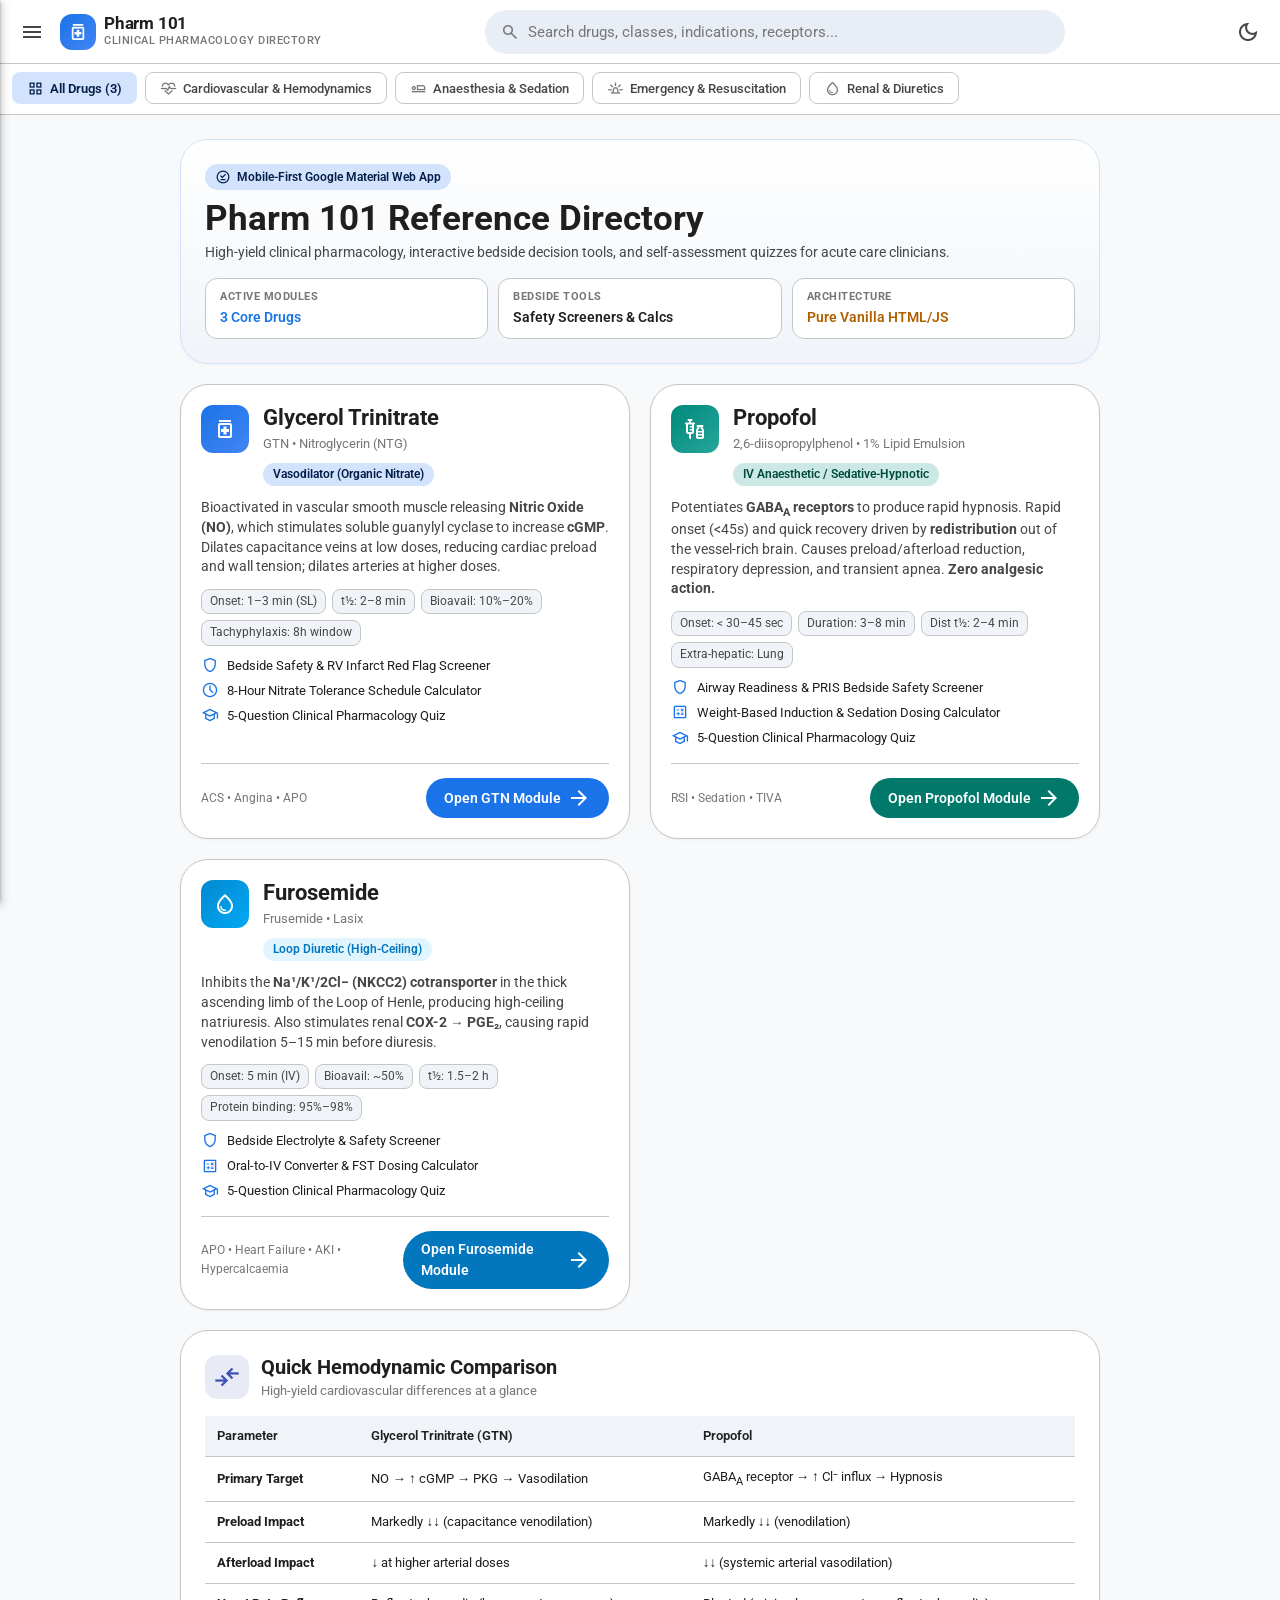
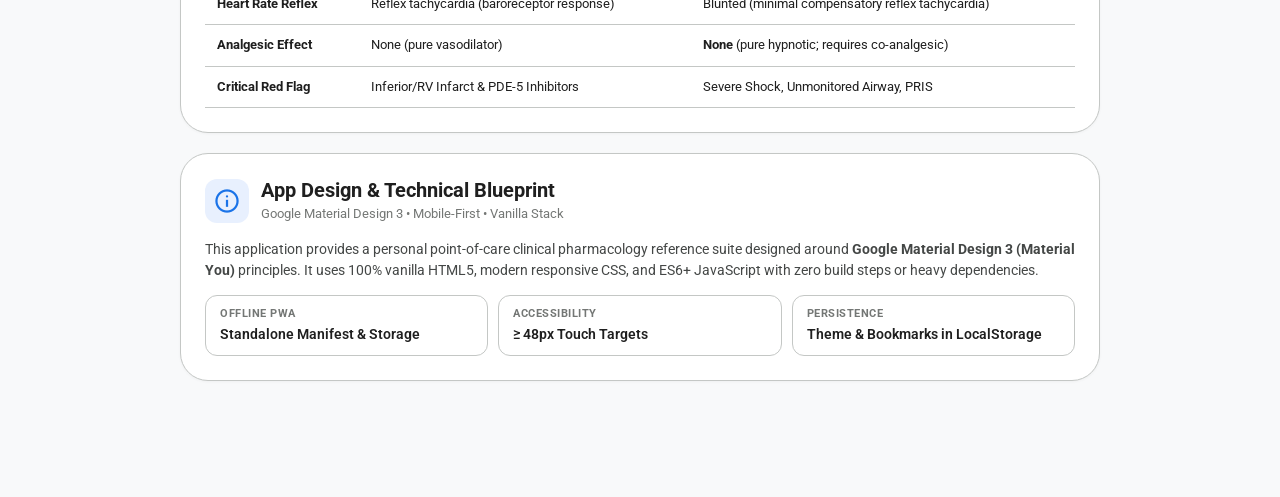
<file: index.html>
<!DOCTYPE html>
<html lang="en">
<head>
  <meta charset="UTF-8">
  <meta name="viewport" content="width=device-width, initial-scale=1.0, viewport-fit=cover">
  <meta name="description" content="Pharm 101: Clinical Pharmacology & Bedside Decision Reference Guide. Mobile-first Google Material Design web app directory.">
  <meta name="theme-color" content="#1a73e8" id="meta-theme-color">
  <meta name="apple-mobile-web-app-capable" content="yes">
  <meta name="apple-mobile-web-app-status-bar-style" content="default">
  <title>Pharm 101 | Clinical Pharmacology Reference Directory</title>

  <!-- Google Fonts: Roboto & Material Symbols -->
  <link rel="preconnect" href="https://fonts.googleapis.com">
  <link rel="preconnect" href="https://fonts.gstatic.com" crossorigin>
  <link href="https://fonts.googleapis.com/css2?family=Google+Sans:wght@400;500;700&family=Roboto:ital,wght@0,300;0,400;0,500;0,700;1,400&family=Roboto+Mono:wght@400;500&display=swap" rel="stylesheet">
  <link href="https://fonts.googleapis.com/css2?family=Material+Symbols+Outlined:opsz,wght,FILL,GRAD@20..48,100..700,0..1,-50..200" rel="stylesheet">

  <link rel="stylesheet" href="style.css">
  <link rel="manifest" href="manifest.json">
  <link rel="icon" type="image/svg+xml" href="favicon.svg">
</head>
<body class="light-theme" data-page="landing">
  <!-- Google App Header -->
  <header class="md3-app-bar" id="topAppBar">
    <div class="app-bar-start">
      <button class="md3-icon-button" id="menuButton" aria-label="Menu Navigation" title="Menu">
        <span class="material-symbols-outlined">menu</span>
      </button>
      <div class="app-brand">
        <div class="brand-icon">
          <span class="material-symbols-outlined brand-glyph">medication</span>
        </div>
        <div class="brand-text">
          <span class="brand-title">Pharm 101</span>
          <span class="brand-subtitle">Clinical Pharmacology Directory</span>
        </div>
      </div>
    </div>

    <!-- Google Pill Search Bar -->
    <div class="app-search-wrapper" id="searchWrapper">
      <div class="search-box">
        <span class="material-symbols-outlined search-icon">search</span>
        <input type="search" id="catalogSearchInput" placeholder="Search drugs, classes, indications, receptors..." aria-label="Search drug catalog" autocomplete="off">
        <button class="search-clear-btn" id="catalogSearchClearBtn" aria-label="Clear search" style="display: none;">
          <span class="material-symbols-outlined">close</span>
        </button>
      </div>
    </div>

    <div class="app-bar-end">
      <button class="md3-icon-button" id="themeToggleBtn" aria-label="Toggle dark mode" title="Toggle theme">
        <span class="material-symbols-outlined" id="themeIcon">dark_mode</span>
      </button>
    </div>
  </header>

  <!-- Filter Chips Bar -->
  <nav class="md3-chip-bar" id="chipBar" aria-label="Drug classification filters">
    <div class="chip-scroller">
      <button class="md3-chip active" data-catalog-filter="all">
        <span class="material-symbols-outlined chip-icon">grid_view</span>
        <span class="chip-label">All Drugs (3)</span>
      </button>
      <button class="md3-chip" data-catalog-filter="cardiovascular">
        <span class="material-symbols-outlined chip-icon">cardiology</span>
        <span class="chip-label">Cardiovascular & Hemodynamics</span>
      </button>
      <button class="md3-chip" data-catalog-filter="anaesthesia">
        <span class="material-symbols-outlined chip-icon">airline_seat_flat</span>
        <span class="chip-label">Anaesthesia & Sedation</span>
      </button>
      <button class="md3-chip" data-catalog-filter="emergency">
        <span class="material-symbols-outlined chip-icon">e911_emergency</span>
        <span class="chip-label">Emergency & Resuscitation</span>
      </button>
      <button class="md3-chip" data-catalog-filter="renal">
        <span class="material-symbols-outlined chip-icon">water_drop</span>
        <span class="chip-label">Renal &amp; Diuretics</span>
      </button>
    </div>
  </nav>

  <!-- Side Navigation Drawer -->
  <aside class="md3-nav-drawer" id="navDrawer" aria-hidden="true">
    <div class="drawer-header">
      <div class="drawer-header-brand">
        <span class="material-symbols-outlined brand-glyph">medication</span>
        <div>
          <h3>Pharm 101</h3>
          <p>Clinical Pharmacology</p>
        </div>
      </div>
      <button class="md3-icon-button" id="closeDrawerBtn" aria-label="Close navigation drawer">
        <span class="material-symbols-outlined">close</span>
      </button>
    </div>
    <div class="drawer-content">
      <div class="drawer-section-title">DRUG DIRECTORY</div>
      <a href="index.html" class="drawer-item active">
        <span class="material-symbols-outlined">grid_view</span>
        <span>Drug Directory</span>
      </a>
      <a href="gtn.html" class="drawer-item">
        <span class="material-symbols-outlined">medication</span>
        <span>GTN (Vasodilator)</span>
      </a>
      <a href="propofol.html" class="drawer-item">
        <span class="material-symbols-outlined">vaccines</span>
        <span>Propofol (IV Anaesthetic)</span>
      </a>
      <a href="furosemide.html" class="drawer-item">
        <span class="material-symbols-outlined">water_drop</span>
        <span>Furosemide (Loop Diuretic)</span>
      </a>
      <div class="drawer-divider"></div>
      <div class="drawer-section-title">APP FEATURES</div>
      <a href="#about-section" class="drawer-item">
        <span class="material-symbols-outlined">info</span>
        <span>App Architecture & Purpose</span>
      </a>
      <a href="#comparison-section" class="drawer-item">
        <span class="material-symbols-outlined">compare_arrows</span>
        <span>Hemodynamic Comparison</span>
      </a>
    </div>
  </aside>
  <div class="drawer-scrim" id="drawerScrim"></div>

  <!-- Main Content Container -->
  <main class="md3-main-container" id="mainContainer">

    <!-- Active Search Results Banner -->
    <div class="search-status-banner" id="catalogSearchBanner" style="display: none;">
      <span class="search-status-text">Showing drugs matching "<strong id="catalogSearchQueryDisplay"></strong>"</span>
      <button class="md3-text-button" id="catalogResetSearchBtn">Reset</button>
    </div>

    <!-- 1. HERO DIRECTORY BANNER -->
    <section class="card-section" id="directory-hero">
      <div class="md3-card hero-card">
        <div class="hero-header-row">
          <div class="hero-chip-badge">
            <span class="material-symbols-outlined">offline_pin</span>
            <span>Mobile-First Google Material Web App</span>
          </div>
        </div>

        <h1 class="hero-title">Pharm 101 Reference Directory</h1>
        <p class="hero-subtitle">High-yield clinical pharmacology, interactive bedside decision tools, and self-assessment quizzes for acute care clinicians.</p>

        <!-- Stats Pill Row -->
        <div class="quick-facts-grid" style="grid-template-columns: repeat(3, 1fr); margin-top: 14px;">
          <div class="fact-tile">
            <span class="fact-label">ACTIVE MODULES</span>
            <span class="fact-val highlight-blue">3 Core Drugs</span>
          </div>
          <div class="fact-tile">
            <span class="fact-label">BEDSIDE TOOLS</span>
            <span class="fact-val">Safety Screeners & Calcs</span>
          </div>
          <div class="fact-tile">
            <span class="fact-label">ARCHITECTURE</span>
            <span class="fact-val highlight-amber">Pure Vanilla HTML/JS</span>
          </div>
        </div>
      </div>
    </section>

    <!-- 2. DRUG CATALOG CARDS GRID -->
    <section class="card-section" id="catalog-section">
      <div class="drug-directory-grid">

        <!-- CARD 1: GTN -->
        <div class="catalog-card" data-category="cardiovascular emergency" data-drug="gtn glycerol trinitrate nitroglycerin vasodilator angina acs apo">
          <div>
            <div class="catalog-card-header">
              <div class="catalog-drug-icon gtn-theme">
                <span class="material-symbols-outlined">medication</span>
              </div>
              <div class="catalog-header-text">
                <h2 class="catalog-drug-name">Glycerol Trinitrate</h2>
                <span class="catalog-drug-alias">GTN • Nitroglycerin (NTG)</span>
                <div>
                  <span class="catalog-class-badge">Vasodilator (Organic Nitrate)</span>
                </div>
              </div>
            </div>

            <p class="catalog-summary-text">
              Bioactivated in vascular smooth muscle releasing <strong>Nitric Oxide (NO)</strong>, which stimulates soluble guanylyl cyclase to increase <strong>cGMP</strong>. Dilates capacitance veins at low doses, reducing cardiac preload and wall tension; dilates arteries at higher doses.
            </p>

            <div class="catalog-pills-row">
              <span class="tag-pill">Onset: 1–3 min (SL)</span>
              <span class="tag-pill">t½: 2–8 min</span>
              <span class="tag-pill">Bioavail: 10%–20%</span>
              <span class="tag-pill">Tachyphylaxis: 8h window</span>
            </div>

            <div class="catalog-features-list">
              <div class="catalog-feature-item">
                <span class="material-symbols-outlined">shield</span>
                <span>Bedside Safety & RV Infarct Red Flag Screener</span>
              </div>
              <div class="catalog-feature-item">
                <span class="material-symbols-outlined">schedule</span>
                <span>8-Hour Nitrate Tolerance Schedule Calculator</span>
              </div>
              <div class="catalog-feature-item">
                <span class="material-symbols-outlined">school</span>
                <span>5-Question Clinical Pharmacology Quiz</span>
              </div>
            </div>
          </div>

          <div class="catalog-action-row">
            <span style="font-size: 0.78rem; color: var(--md-sys-color-outline);">ACS • Angina • APO</span>
            <a href="gtn.html" class="catalog-open-btn">
              <span>Open GTN Module</span>
              <span class="material-symbols-outlined">arrow_forward</span>
            </a>
          </div>
        </div>

        <!-- CARD 2: PROPOFOL -->
        <div class="catalog-card" data-category="anaesthesia emergency" data-drug="propofol 2,6-diisopropylphenol sedative hypnotic anaesthetic rsi tiva pris">
          <div>
            <div class="catalog-card-header">
              <div class="catalog-drug-icon propofol-theme">
                <span class="material-symbols-outlined">vaccines</span>
              </div>
              <div class="catalog-header-text">
                <h2 class="catalog-drug-name">Propofol</h2>
                <span class="catalog-drug-alias">2,6-diisopropylphenol • 1% Lipid Emulsion</span>
                <div>
                  <span class="catalog-class-badge" style="background-color: #cce8e4; color: #004d40;">IV Anaesthetic / Sedative-Hypnotic</span>
                </div>
              </div>
            </div>

            <p class="catalog-summary-text">
              Potentiates <strong>GABA<sub>A</sub> receptors</strong> to produce rapid hypnosis. Rapid onset (<45s) and quick recovery driven by <strong>redistribution</strong> out of the vessel-rich brain. Causes preload/afterload reduction, respiratory depression, and transient apnea. <strong>Zero analgesic action.</strong>
            </p>

            <div class="catalog-pills-row">
              <span class="tag-pill">Onset: &lt; 30–45 sec</span>
              <span class="tag-pill">Duration: 3–8 min</span>
              <span class="tag-pill">Dist t½: 2–4 min</span>
              <span class="tag-pill">Extra-hepatic: Lung</span>
            </div>

            <div class="catalog-features-list">
              <div class="catalog-feature-item">
                <span class="material-symbols-outlined">shield</span>
                <span>Airway Readiness & PRIS Bedside Safety Screener</span>
              </div>
              <div class="catalog-feature-item">
                <span class="material-symbols-outlined">calculate</span>
                <span>Weight-Based Induction & Sedation Dosing Calculator</span>
              </div>
              <div class="catalog-feature-item">
                <span class="material-symbols-outlined">school</span>
                <span>5-Question Clinical Pharmacology Quiz</span>
              </div>
            </div>
          </div>

          <div class="catalog-action-row">
            <span style="font-size: 0.78rem; color: var(--md-sys-color-outline);">RSI • Sedation • TIVA</span>
            <a href="propofol.html" class="catalog-open-btn" style="background-color: #00796b;">
              <span>Open Propofol Module</span>
              <span class="material-symbols-outlined">arrow_forward</span>
            </a>
          </div>
        </div>

        <!-- CARD 3: FUROSEMIDE -->
        <div class="catalog-card" data-category="cardiovascular emergency renal" data-drug="furosemide frusemide lasix loop diuretic nkcc2 edema aki pulmonary oedema heart failure">
          <div>
            <div class="catalog-card-header">
              <div class="catalog-drug-icon" style="background: linear-gradient(135deg, #0288d1, #03a9f4);">
                <span class="material-symbols-outlined">water_drop</span>
              </div>
              <div class="catalog-header-text">
                <h2 class="catalog-drug-name">Furosemide</h2>
                <span class="catalog-drug-alias">Frusemide &bull; Lasix</span>
                <div>
                  <span class="catalog-class-badge" style="background-color: #e1f5fe; color: #0277bd;">Loop Diuretic (High-Ceiling)</span>
                </div>
              </div>
            </div>

            <p class="catalog-summary-text">
              Inhibits the <strong>Na&sup1;/K&sup1;/2Cl&minus; (NKCC2) cotransporter</strong> in the thick ascending limb of the Loop of Henle, producing high-ceiling natriuresis. Also stimulates renal <strong>COX-2 &rarr; PGE&#8322;</strong>, causing rapid venodilation 5&ndash;15 min before diuresis.
            </p>

            <div class="catalog-pills-row">
              <span class="tag-pill">Onset: 5 min (IV)</span>
              <span class="tag-pill">Bioavail: ~50%</span>
              <span class="tag-pill">t&frac12;: 1.5&ndash;2 h</span>
              <span class="tag-pill">Protein binding: 95%&ndash;98%</span>
            </div>

            <div class="catalog-features-list">
              <div class="catalog-feature-item">
                <span class="material-symbols-outlined">shield</span>
                <span>Bedside Electrolyte &amp; Safety Screener</span>
              </div>
              <div class="catalog-feature-item">
                <span class="material-symbols-outlined">calculate</span>
                <span>Oral-to-IV Converter &amp; FST Dosing Calculator</span>
              </div>
              <div class="catalog-feature-item">
                <span class="material-symbols-outlined">school</span>
                <span>5-Question Clinical Pharmacology Quiz</span>
              </div>
            </div>
          </div>

          <div class="catalog-action-row">
            <span style="font-size: 0.78rem; color: var(--md-sys-color-outline);">APO &bull; Heart Failure &bull; AKI &bull; Hypercalcaemia</span>
            <a href="furosemide.html" class="catalog-open-btn" style="background-color: #0277bd;">
              <span>Open Furosemide Module</span>
              <span class="material-symbols-outlined">arrow_forward</span>
            </a>
          </div>
        </div>

      </div>
    </section>

    <!-- 3. HEMODYNAMIC COMPARISON MATRIX -->
    <section class="card-section" id="comparison-section">
      <div class="md3-card matrix-card">
        <div class="card-top-bar">
          <div class="card-heading-group">
            <span class="material-symbols-outlined section-icon color-indigo">compare_arrows</span>
            <div>
              <h2 class="card-title">Quick Hemodynamic Comparison</h2>
              <p class="card-subhead">High-yield cardiovascular differences at a glance</p>
            </div>
          </div>
        </div>

        <table class="matrix-table">
          <thead>
            <tr>
              <th>Parameter</th>
              <th>Glycerol Trinitrate (GTN)</th>
              <th>Propofol</th>
            </tr>
          </thead>
          <tbody>
            <tr>
              <td><strong>Primary Target</strong></td>
              <td>NO &rarr; &uarr; cGMP &rarr; PKG &rarr; Vasodilation</td>
              <td>GABA<sub>A</sub> receptor &rarr; &uarr; Cl⁻ influx &rarr; Hypnosis</td>
            </tr>
            <tr>
              <td><strong>Preload Impact</strong></td>
              <td>Markedly &darr;&darr; (capacitance venodilation)</td>
              <td>Markedly &darr;&darr; (venodilation)</td>
            </tr>
            <tr>
              <td><strong>Afterload Impact</strong></td>
              <td>&darr; at higher arterial doses</td>
              <td>&darr;&darr; (systemic arterial vasodilation)</td>
            </tr>
            <tr>
              <td><strong>Heart Rate Reflex</strong></td>
              <td>Reflex tachycardia (baroreceptor response)</td>
              <td>Blunted (minimal compensatory reflex tachycardia)</td>
            </tr>
            <tr>
              <td><strong>Analgesic Effect</strong></td>
              <td>None (pure vasodilator)</td>
              <td><strong>None</strong> (pure hypnotic; requires co-analgesic)</td>
            </tr>
            <tr>
              <td><strong>Critical Red Flag</strong></td>
              <td>Inferior/RV Infarct & PDE-5 Inhibitors</td>
              <td>Severe Shock, Unmonitored Airway, PRIS</td>
            </tr>
          </tbody>
        </table>
      </div>
    </section>

    <!-- 4. APP ARCHITECTURE & DESIGN OVERVIEW -->
    <section class="card-section" id="about-section">
      <div class="md3-card">
        <div class="card-top-bar">
          <div class="card-heading-group">
            <span class="material-symbols-outlined section-icon color-blue">info</span>
            <div>
              <h2 class="card-title">App Design & Technical Blueprint</h2>
              <p class="card-subhead">Google Material Design 3 • Mobile-First • Vanilla Stack</p>
            </div>
          </div>
        </div>

        <p style="font-size: 0.86rem; color: var(--md-sys-color-on-surface-variant); line-height: 1.5;">
          This application provides a personal point-of-care clinical pharmacology reference suite designed around <strong>Google Material Design 3 (Material You)</strong> principles. It uses 100% vanilla HTML5, modern responsive CSS, and ES6+ JavaScript with zero build steps or heavy dependencies.
        </p>

        <div class="quick-facts-grid" style="margin-top: 14px;">
          <div class="fact-tile">
            <span class="fact-label">OFFLINE PWA</span>
            <span class="fact-val">Standalone Manifest & Storage</span>
          </div>
          <div class="fact-tile">
            <span class="fact-label">ACCESSIBILITY</span>
            <span class="fact-val">&ge; 48px Touch Targets</span>
          </div>
          <div class="fact-tile">
            <span class="fact-label">PERSISTENCE</span>
            <span class="fact-val">Theme & Bookmarks in LocalStorage</span>
          </div>
        </div>
      </div>
    </section>

  </main>

  <!-- Mobile Bottom Navigation Bar -->
  <nav class="md3-bottom-nav" id="bottomNav" aria-label="Bottom mobile navigation">
    <button class="nav-item active" data-bottom-nav="all">
      <span class="material-symbols-outlined nav-icon">grid_view</span>
      <span class="nav-label">Directory</span>
    </button>
    <a href="gtn.html" class="nav-item" style="text-decoration: none;">
      <span class="material-symbols-outlined nav-icon">medication</span>
      <span class="nav-label">GTN</span>
    </a>
    <a href="propofol.html" class="nav-item" style="text-decoration: none;">
      <span class="material-symbols-outlined nav-icon">vaccines</span>
      <span class="nav-label">Propofol</span>
    </a>
    <a href="furosemide.html" class="nav-item" style="text-decoration: none;">
      <span class="material-symbols-outlined nav-icon">water_drop</span>
      <span class="nav-label">Furosemide</span>
    </a>
  </nav>

  <!-- Toast Notification Snackbar -->
  <div class="md3-snackbar" id="appSnackbar" role="status" aria-live="polite">
    <span class="snackbar-text" id="snackbarText">Action completed</span>
  </div>

  <script src="landing.js"></script>
</body>
</html>
</file>
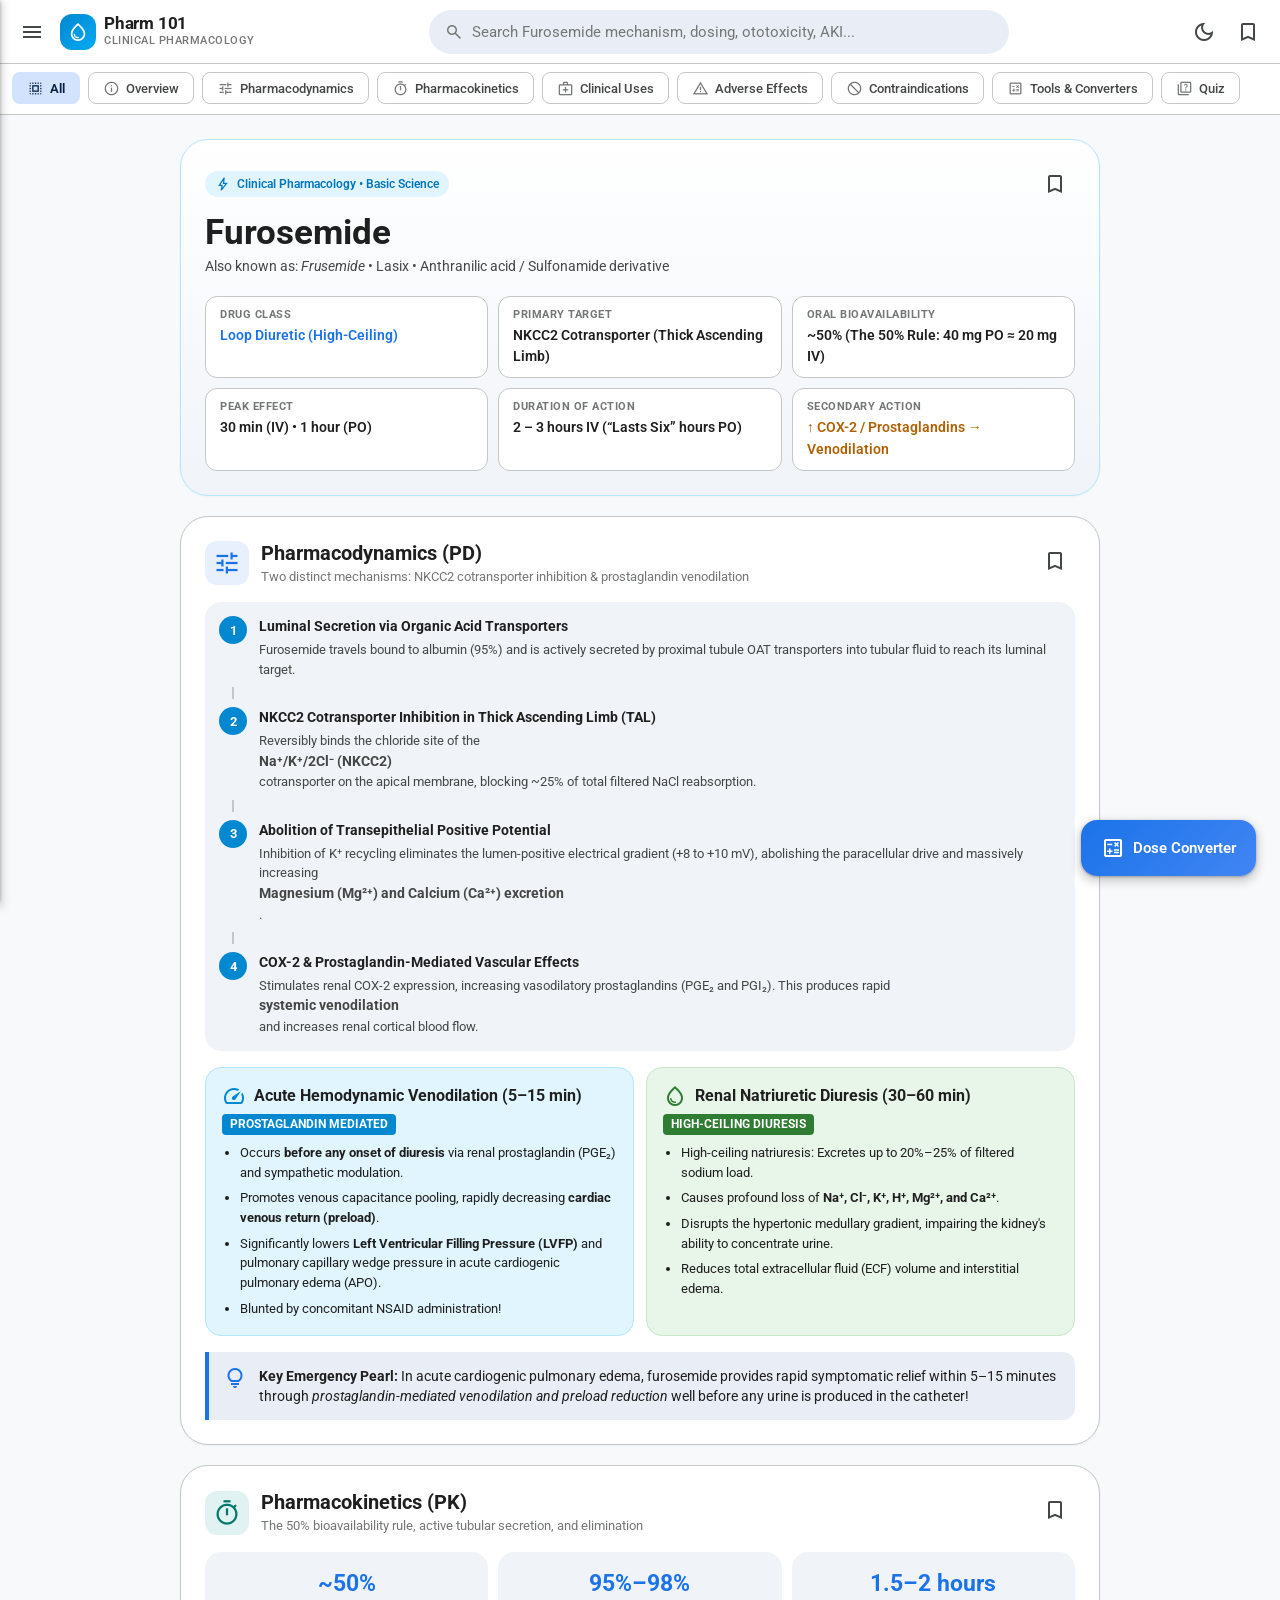
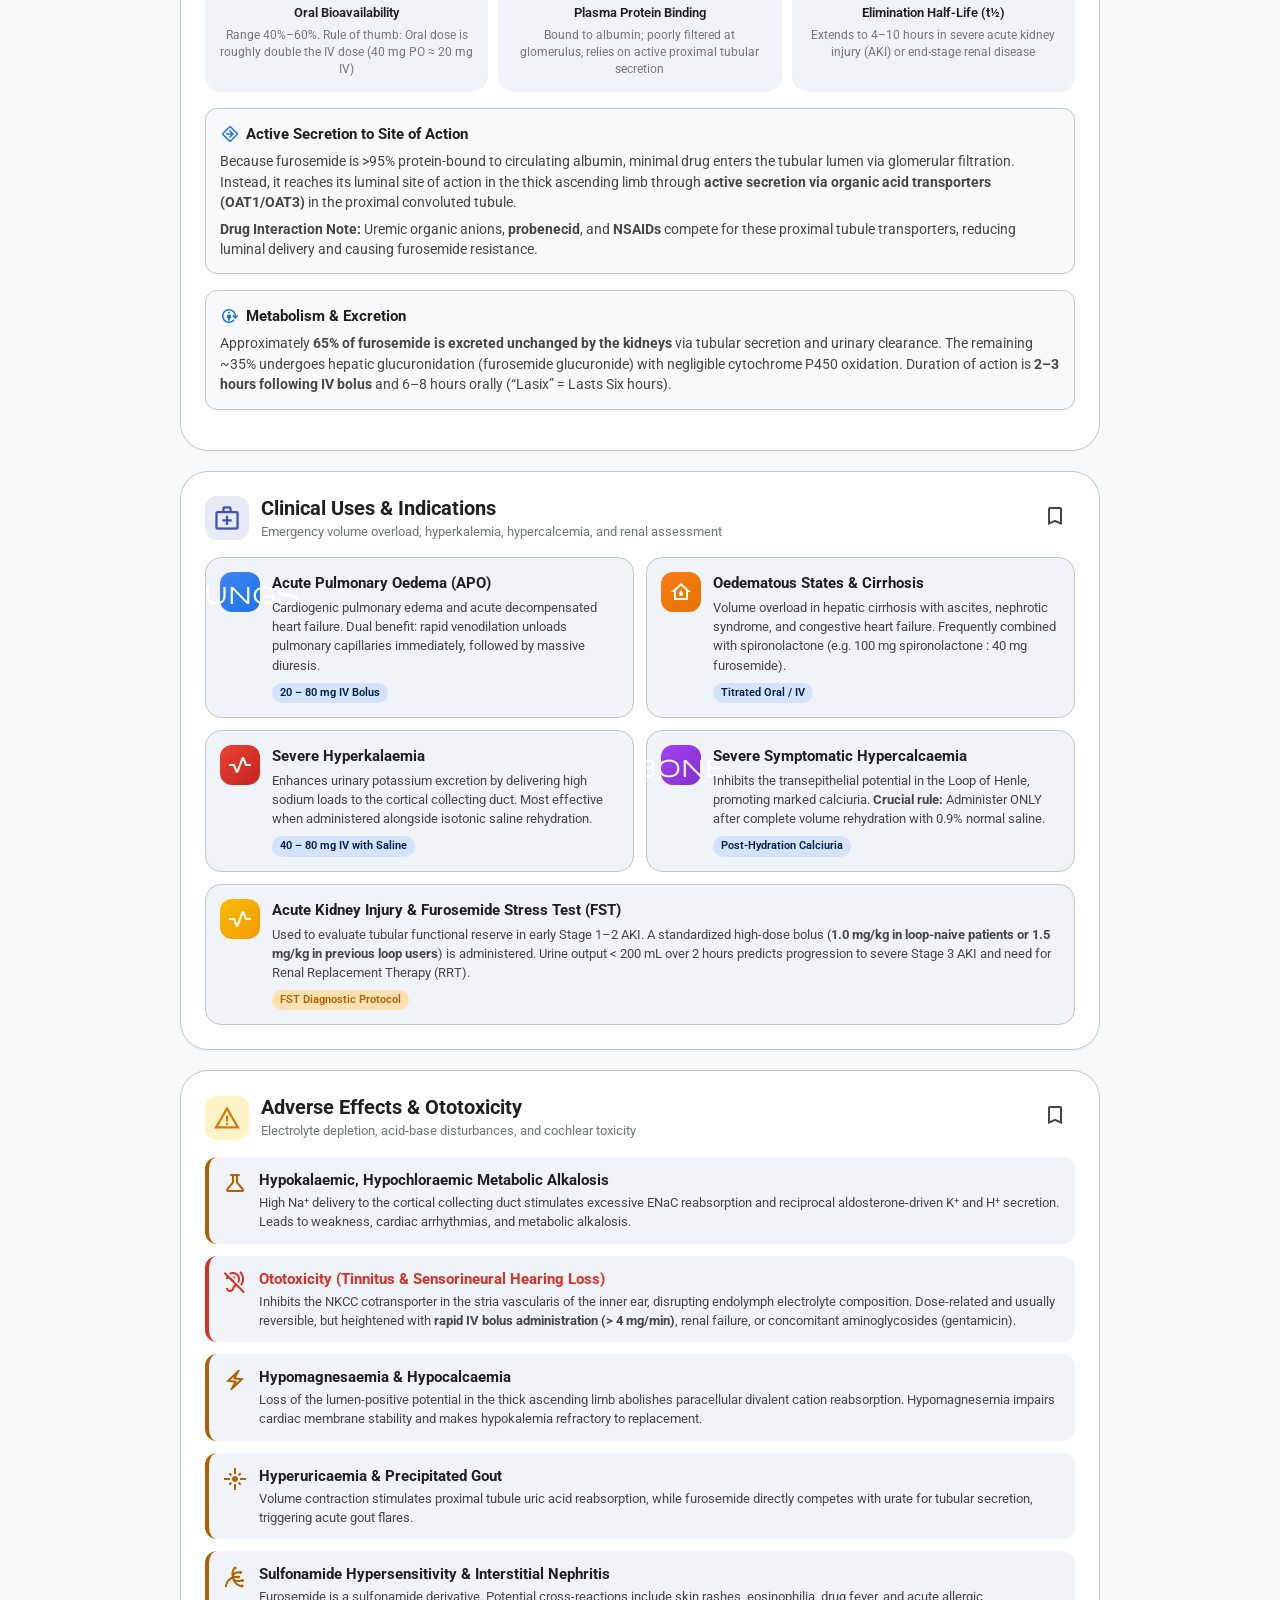
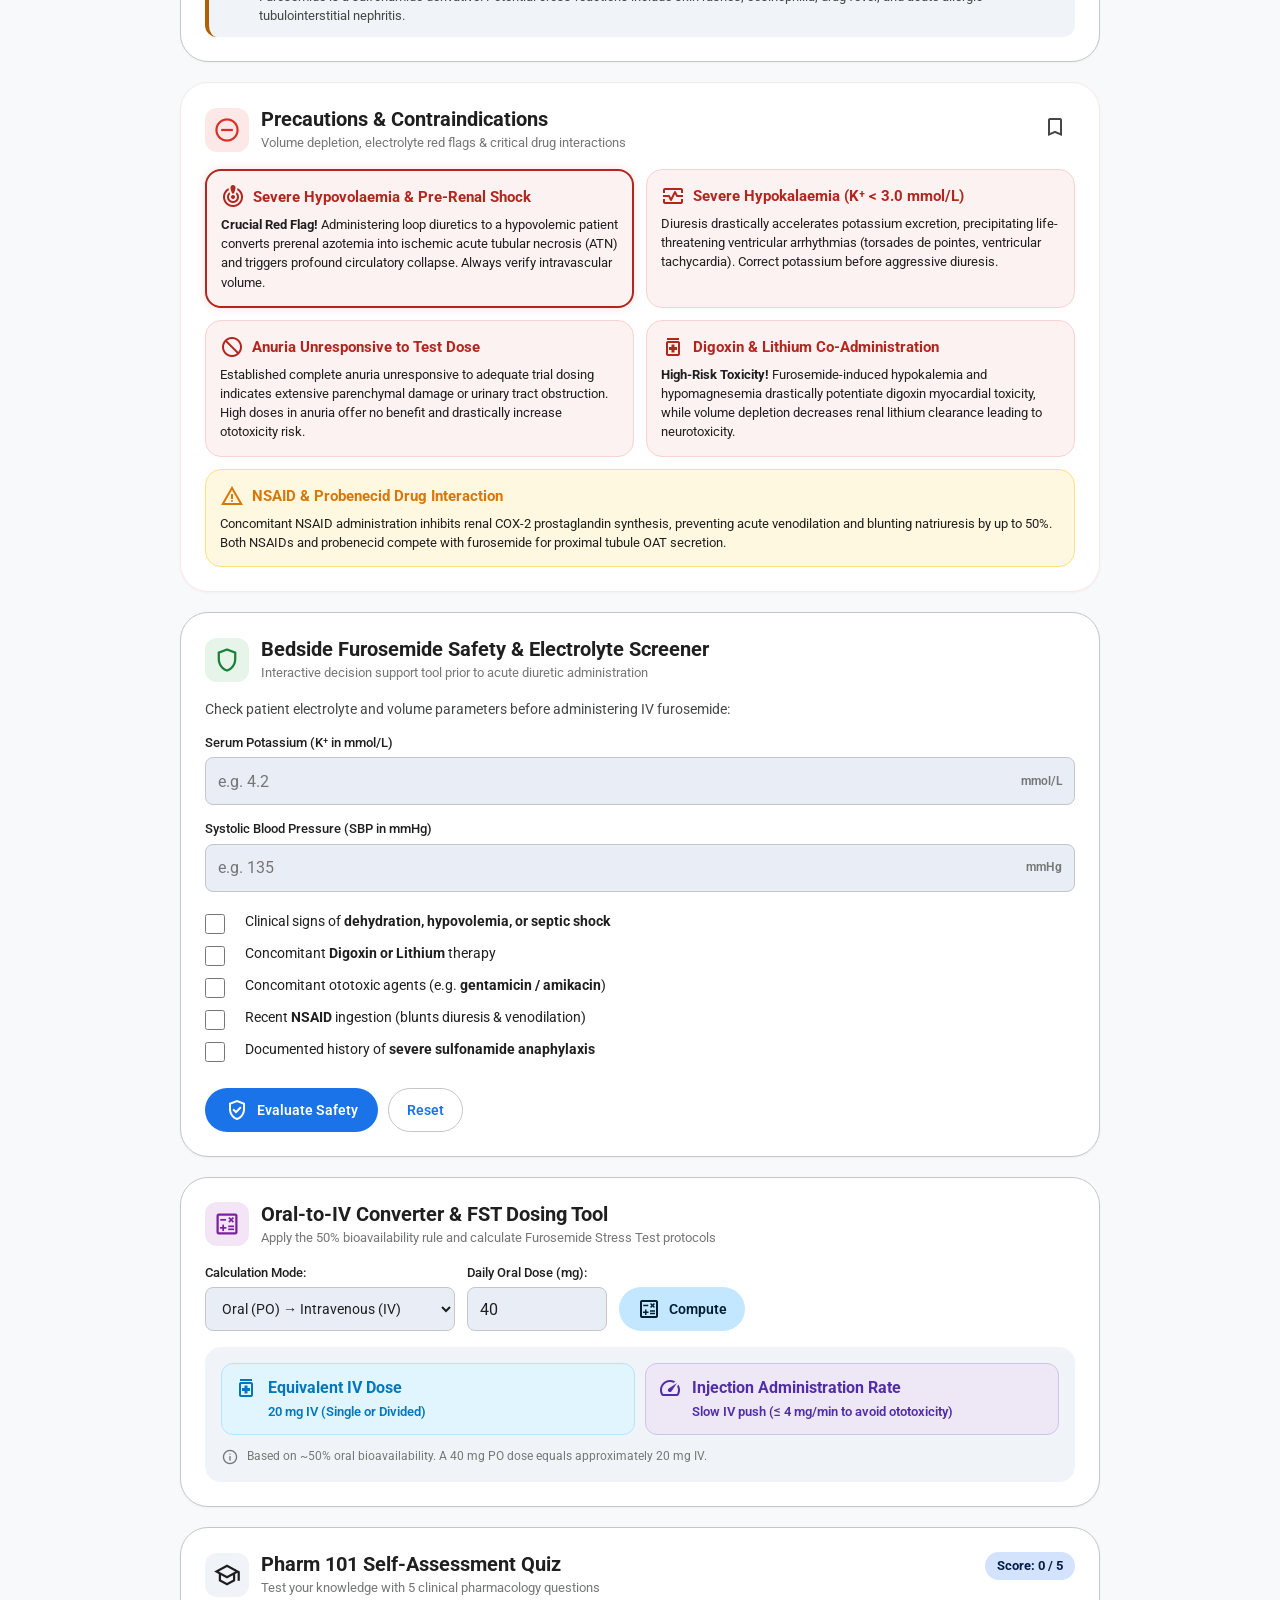
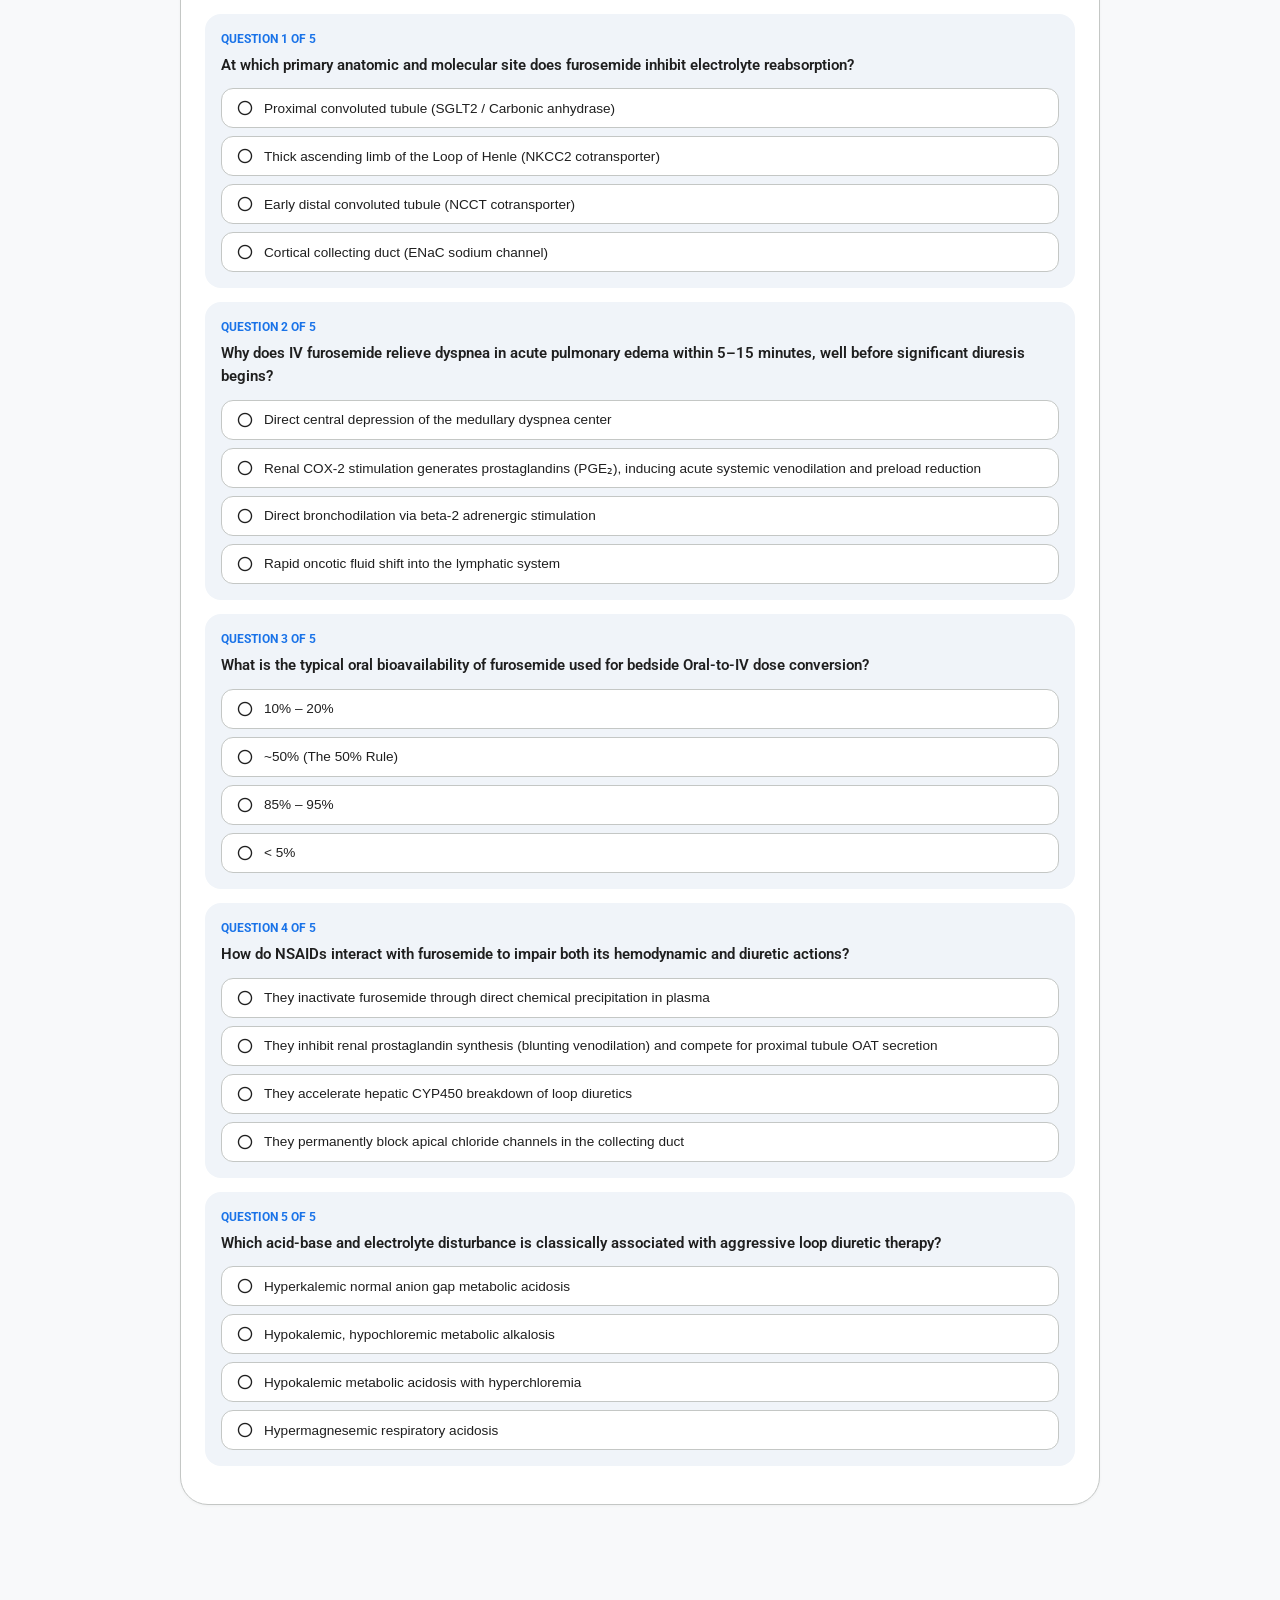
<file: furosemide.html>
<!DOCTYPE html>
<html lang="en">
<head>
  <meta charset="UTF-8">
  <meta name="viewport" content="width=device-width, initial-scale=1.0, viewport-fit=cover">
  <meta name="description" content="Pharm 101: Furosemide (Frusemide) - Emergency and Critical Care Loop Diuretic Pharmacology Reference Guide. Mobile-first Google Material web app.">
  <meta name="theme-color" content="#1a73e8" id="meta-theme-color">
  <meta name="apple-mobile-web-app-capable" content="yes">
  <meta name="apple-mobile-web-app-status-bar-style" content="default">
  <title>Furosemide • Pharm 101 | Clinical Pharmacology Reference</title>

  <!-- Google Fonts: Roboto & Material Symbols -->
  <link rel="preconnect" href="https://fonts.googleapis.com">
  <link rel="preconnect" href="https://fonts.gstatic.com" crossorigin>
  <link href="https://fonts.googleapis.com/css2?family=Google+Sans:wght@400;500;700&family=Roboto:ital,wght@0,300;0,400;0,500;0,700;1,400&family=Roboto+Mono:wght@400;500&display=swap" rel="stylesheet">
  <link href="https://fonts.googleapis.com/css2?family=Material+Symbols+Outlined:opsz,wght,FILL,GRAD@20..48,100..700,0..1,-50..200" rel="stylesheet">

  <link rel="stylesheet" href="style.css">
  <link rel="manifest" href="manifest.json">
  <link rel="icon" type="image/svg+xml" href="favicon.svg">
</head>
<body class="light-theme">
  <!-- Google App Header -->
  <header class="md3-app-bar" id="topAppBar">
    <div class="app-bar-start">
      <button class="md3-icon-button" id="menuButton" aria-label="Menu Navigation" title="Menu">
        <span class="material-symbols-outlined">menu</span>
      </button>
      <a href="index.html" class="app-brand" style="text-decoration: none; color: inherit;">
        <div class="brand-icon" style="background: linear-gradient(135deg, #0288d1, #03a9f4);">
          <span class="material-symbols-outlined brand-glyph">water_drop</span>
        </div>
        <div class="brand-text">
          <span class="brand-title">Pharm 101</span>
          <span class="brand-subtitle">Clinical Pharmacology</span>
        </div>
      </a>
    </div>

    <!-- Google Pill Search Bar -->
    <div class="app-search-wrapper" id="searchWrapper">
      <div class="search-box">
        <span class="material-symbols-outlined search-icon">search</span>
        <input type="search" id="searchInput" placeholder="Search Furosemide mechanism, dosing, ototoxicity, AKI..." aria-label="Search drug information" autocomplete="off">
        <button class="search-clear-btn" id="searchClearBtn" aria-label="Clear search" style="display: none;">
          <span class="material-symbols-outlined">close</span>
        </button>
      </div>
    </div>

    <div class="app-bar-end">
      <button class="md3-icon-button" id="themeToggleBtn" aria-label="Toggle dark mode" title="Toggle theme">
        <span class="material-symbols-outlined" id="themeIcon">dark_mode</span>
      </button>
      <button class="md3-icon-button" id="bookmarkListBtn" aria-label="Saved Bookmarks" title="Saved items">
        <span class="material-symbols-outlined">bookmark</span>
        <span class="badge-dot" id="bookmarkDot" style="display: none;"></span>
      </button>
    </div>
  </header>

  <!-- Filter Chips Bar (Google-style horizontal scrollable pill chips) -->
  <nav class="md3-chip-bar" id="chipBar" aria-label="Category filters">
    <div class="chip-scroller">
      <button class="md3-chip active" data-filter="all">
        <span class="material-symbols-outlined chip-icon">select_all</span>
        <span class="chip-label">All</span>
      </button>
      <button class="md3-chip" data-filter="overview">
        <span class="material-symbols-outlined chip-icon">info</span>
        <span class="chip-label">Overview</span>
      </button>
      <button class="md3-chip" data-filter="pd">
        <span class="material-symbols-outlined chip-icon">tune</span>
        <span class="chip-label">Pharmacodynamics</span>
      </button>
      <button class="md3-chip" data-filter="pk">
        <span class="material-symbols-outlined chip-icon">timer</span>
        <span class="chip-label">Pharmacokinetics</span>
      </button>
      <button class="md3-chip" data-filter="indications">
        <span class="material-symbols-outlined chip-icon">medical_services</span>
        <span class="chip-label">Clinical Uses</span>
      </button>
      <button class="md3-chip" data-filter="adverse">
        <span class="material-symbols-outlined chip-icon">report_problem</span>
        <span class="chip-label">Adverse Effects</span>
      </button>
      <button class="md3-chip" data-filter="contraindications">
        <span class="material-symbols-outlined chip-icon">block</span>
        <span class="chip-label">Contraindications</span>
      </button>
      <button class="md3-chip" data-filter="tools">
        <span class="material-symbols-outlined chip-icon">calculate</span>
        <span class="chip-label">Tools & Converters</span>
      </button>
      <button class="md3-chip" data-filter="quiz">
        <span class="material-symbols-outlined chip-icon">quiz</span>
        <span class="chip-label">Quiz</span>
      </button>
    </div>
  </nav>

  <!-- Side Navigation Drawer -->
  <aside class="md3-nav-drawer" id="navDrawer" aria-hidden="true">
    <div class="drawer-header">
      <div class="drawer-header-brand">
        <span class="material-symbols-outlined brand-glyph" style="color: #0288d1;">water_drop</span>
        <div>
          <h3>Pharm 101</h3>
          <p>Emergency & Critical Care</p>
        </div>
      </div>
      <button class="md3-icon-button" id="closeDrawerBtn" aria-label="Close navigation drawer">
        <span class="material-symbols-outlined">close</span>
      </button>
    </div>
    <div class="drawer-content">
      <div class="drawer-section-title">DRUG DIRECTORY</div>
      <a href="index.html" class="drawer-item">
        <span class="material-symbols-outlined">grid_view</span>
        <span>Drug Directory</span>
      </a>
      <a href="gtn.html" class="drawer-item">
        <span class="material-symbols-outlined">medication</span>
        <span>GTN (Vasodilator)</span>
      </a>
      <a href="propofol.html" class="drawer-item">
        <span class="material-symbols-outlined">vaccines</span>
        <span>Propofol (IV Anaesthetic)</span>
      </a>
      <a href="furosemide.html" class="drawer-item active">
        <span class="material-symbols-outlined">water_drop</span>
        <span>Furosemide (Loop Diuretic)</span>
      </a>
      <div class="drawer-divider"></div>
      <div class="drawer-section-title">FUROSEMIDE SECTIONS</div>
      <a href="#hero-section" class="drawer-item active" data-target="all">
        <span class="material-symbols-outlined">home</span>
        <span>Drug Summary</span>
      </a>
      <a href="#pd-section" class="drawer-item" data-target="pd">
        <span class="material-symbols-outlined">science</span>
        <span>Pharmacodynamics</span>
      </a>
      <a href="#pk-section" class="drawer-item" data-target="pk">
        <span class="material-symbols-outlined">hourglass_top</span>
        <span>Pharmacokinetics</span>
      </a>
      <a href="#indications-section" class="drawer-item" data-target="indications">
        <span class="material-symbols-outlined">local_hospital</span>
        <span>Clinical Indications</span>
      </a>
      <a href="#adverse-section" class="drawer-item" data-target="adverse">
        <span class="material-symbols-outlined">warning</span>
        <span>Adverse Effects & Ototoxicity</span>
      </a>
      <a href="#contraindications-section" class="drawer-item" data-target="contraindications">
        <span class="material-symbols-outlined">do_not_disturb</span>
        <span>Red Flags & Safety</span>
      </a>
      <div class="drawer-divider"></div>
      <div class="drawer-section-title">CLINICAL INTERACTIVE TOOLS</div>
      <a href="#safety-checker-section" class="drawer-item" data-target="tools">
        <span class="material-symbols-outlined">shield</span>
        <span>Electrolyte & Safety Screener</span>
      </a>
      <a href="#converter-calculator-section" class="drawer-item" data-target="tools">
        <span class="material-symbols-outlined">calculate</span>
        <span>Oral-to-IV Converter & FST</span>
      </a>
      <a href="#quiz-section" class="drawer-item" data-target="quiz">
        <span class="material-symbols-outlined">school</span>
        <span>Furosemide Self-Quiz</span>
      </a>
    </div>
  </aside>
  <div class="drawer-scrim" id="drawerScrim"></div>

  <!-- Main Content Container -->
  <main class="md3-main-container" id="mainContainer">

    <!-- Active Search Results Banner -->
    <div class="search-status-banner" id="searchBanner" style="display: none;">
      <span class="search-status-text">Showing results for "<strong id="searchQueryDisplay"></strong>"</span>
      <button class="md3-text-button" id="resetSearchBtn">Reset</button>
    </div>

    <!-- 1. HERO / OVERVIEW CARD -->
    <section class="card-section" id="hero-section" data-category="overview">
      <div class="md3-card hero-card" style="border-color: #b3e5fc;">
        <div class="hero-header-row">
          <div class="hero-chip-badge" style="background-color: #e1f5fe; color: #0277bd;">
            <span class="material-symbols-outlined">bolt</span>
            <span>Clinical Pharmacology • Basic Science</span>
          </div>
          <button class="md3-icon-button bookmark-card-btn" data-card-id="hero" aria-label="Bookmark card" title="Save to bookmarks">
            <span class="material-symbols-outlined">bookmark_border</span>
          </button>
        </div>

        <h1 class="hero-title">Furosemide</h1>
        <p class="hero-subtitle">Also known as: <em>Frusemide</em> • Lasix • Anthranilic acid / Sulfonamide derivative</p>

        <!-- Quick Facts Pill Grid -->
        <div class="quick-facts-grid">
          <div class="fact-tile">
            <span class="fact-label">DRUG CLASS</span>
            <span class="fact-val highlight-blue">Loop Diuretic (High-Ceiling)</span>
          </div>
          <div class="fact-tile">
            <span class="fact-label">PRIMARY TARGET</span>
            <span class="fact-val">NKCC2 Cotransporter (Thick Ascending Limb)</span>
          </div>
          <div class="fact-tile">
            <span class="fact-label">ORAL BIOAVAILABILITY</span>
            <span class="fact-val">~50% (The 50% Rule: 40 mg PO &approx; 20 mg IV)</span>
          </div>
          <div class="fact-tile">
            <span class="fact-label">PEAK EFFECT</span>
            <span class="fact-val">30 min (IV) &bull; 1 hour (PO)</span>
          </div>
          <div class="fact-tile">
            <span class="fact-label">DURATION OF ACTION</span>
            <span class="fact-val">2 – 3 hours IV (&ldquo;Lasts Six&rdquo; hours PO)</span>
          </div>
          <div class="fact-tile">
            <span class="fact-label">SECONDARY ACTION</span>
            <span class="fact-val highlight-amber">&uarr; COX-2 / Prostaglandins &rarr; Venodilation</span>
          </div>
        </div>
      </div>
    </section>

    <!-- 2. PHARMACODYNAMICS SECTION -->
    <section class="card-section" id="pd-section" data-category="pd">
      <div class="md3-card pd-card">
        <div class="card-top-bar">
          <div class="card-heading-group">
            <span class="material-symbols-outlined section-icon color-blue">tune</span>
            <div>
              <h2 class="card-title">Pharmacodynamics (PD)</h2>
              <p class="card-subhead">Two distinct mechanisms: NKCC2 cotransporter inhibition & prostaglandin venodilation</p>
            </div>
          </div>
          <button class="md3-icon-button bookmark-card-btn" data-card-id="pd" aria-label="Bookmark Pharmacodynamics">
            <span class="material-symbols-outlined">bookmark_border</span>
          </button>
        </div>

        <!-- Biochemical Pathway Stepper -->
        <div class="pathway-container">
          <div class="pathway-step">
            <div class="step-num" style="background-color: #0288d1;">1</div>
            <div class="step-content">
              <strong>Luminal Secretion via Organic Acid Transporters</strong>
              <p>Furosemide travels bound to albumin (95%) and is actively secreted by proximal tubule OAT transporters into tubular fluid to reach its luminal target.</p>
            </div>
          </div>
          <div class="step-connector"></div>
          <div class="pathway-step">
            <div class="step-num" style="background-color: #0288d1;">2</div>
            <div class="step-content">
              <strong>NKCC2 Cotransporter Inhibition in Thick Ascending Limb (TAL)</strong>
              <p>Reversibly binds the chloride site of the <strong>Na⁺/K⁺/2Cl⁻ (NKCC2)</strong> cotransporter on the apical membrane, blocking ~25% of total filtered NaCl reabsorption.</p>
            </div>
          </div>
          <div class="step-connector"></div>
          <div class="pathway-step">
            <div class="step-num" style="background-color: #0288d1;">3</div>
            <div class="step-content">
              <strong>Abolition of Transepithelial Positive Potential</strong>
              <p>Inhibition of K⁺ recycling eliminates the lumen-positive electrical gradient (+8 to +10 mV), abolishing the paracellular drive and massively increasing <strong>Magnesium (Mg²⁺) and Calcium (Ca²⁺) excretion</strong>.</p>
            </div>
          </div>
          <div class="step-connector"></div>
          <div class="pathway-step">
            <div class="step-num" style="background-color: #0288d1;">4</div>
            <div class="step-content">
              <strong>COX-2 & Prostaglandin-Mediated Vascular Effects</strong>
              <p>Stimulates renal COX-2 expression, increasing vasodilatory prostaglandins (PGE₂ and PGI₂). This produces rapid <strong>systemic venodilation</strong> and increases renal cortical blood flow.</p>
            </div>
          </div>
        </div>

        <!-- Dual Action Comparison -->
        <div class="dose-dynamics-box">
          <div class="dose-column veno-col" style="background-color: #e1f5fe; border-color: #b3e5fc;">
            <div class="dose-header">
              <span class="material-symbols-outlined" style="color: #0288d1;">speed</span>
              <h4>Acute Hemodynamic Venodilation (5–15 min)</h4>
            </div>
            <div class="dose-tag" style="background-color: #0288d1;">Prostaglandin Mediated</div>
            <ul class="clean-bullet-list">
              <li>Occurs <strong>before any onset of diuresis</strong> via renal prostaglandin (PGE₂) and sympathetic modulation.</li>
              <li>Promotes venous capacitance pooling, rapidly decreasing <strong>cardiac venous return (preload)</strong>.</li>
              <li>Significantly lowers <strong>Left Ventricular Filling Pressure (LVFP)</strong> and pulmonary capillary wedge pressure in acute cardiogenic pulmonary edema (APO).</li>
              <li>Blunted by concomitant NSAID administration!</li>
            </ul>
          </div>

          <div class="dose-column arterio-col" style="background-color: #e8f5e9; border-color: #c8e6c9;">
            <div class="dose-header">
              <span class="material-symbols-outlined" style="color: #2e7d32;">water_drop</span>
              <h4>Renal Natriuretic Diuresis (30–60 min)</h4>
            </div>
            <div class="dose-tag" style="background-color: #2e7d32;">High-Ceiling Diuresis</div>
            <ul class="clean-bullet-list">
              <li>High-ceiling natriuresis: Excretes up to 20%–25% of filtered sodium load.</li>
              <li>Causes profound loss of <strong>Na⁺, Cl⁻, K⁺, H⁺, Mg²⁺, and Ca²⁺</strong>.</li>
              <li>Disrupts the hypertonic medullary gradient, impairing the kidney's ability to concentrate urine.</li>
              <li>Reduces total extracellular fluid (ECF) volume and interstitial edema.</li>
            </ul>
          </div>
        </div>

        <!-- Key Clinical Pearl Box -->
        <div class="pearl-callout">
          <span class="material-symbols-outlined pearl-icon">lightbulb</span>
          <div class="pearl-text">
            <strong>Key Emergency Pearl:</strong> In acute cardiogenic pulmonary edema, furosemide provides rapid symptomatic relief within 5–15 minutes through <em>prostaglandin-mediated venodilation and preload reduction</em> well before any urine is produced in the catheter!
          </div>
        </div>
      </div>
    </section>

    <!-- 3. PHARMACOKINETICS SECTION -->
    <section class="card-section" id="pk-section" data-category="pk">
      <div class="md3-card pk-card">
        <div class="card-top-bar">
          <div class="card-heading-group">
            <span class="material-symbols-outlined section-icon color-teal">timer</span>
            <div>
              <h2 class="card-title">Pharmacokinetics (PK)</h2>
              <p class="card-subhead">The 50% bioavailability rule, active tubular secretion, and elimination</p>
            </div>
          </div>
          <button class="md3-icon-button bookmark-card-btn" data-card-id="pk" aria-label="Bookmark Pharmacokinetics">
            <span class="material-symbols-outlined">bookmark_border</span>
          </button>
        </div>

        <!-- Metric Stat Cards -->
        <div class="metric-row">
          <div class="metric-card">
            <div class="metric-number">~50%</div>
            <div class="metric-title">Oral Bioavailability</div>
            <div class="metric-desc">Range 40%–60%. Rule of thumb: Oral dose is roughly double the IV dose (40 mg PO &approx; 20 mg IV)</div>
          </div>
          <div class="metric-card">
            <div class="metric-number">95%–98%</div>
            <div class="metric-title">Plasma Protein Binding</div>
            <div class="metric-desc">Bound to albumin; poorly filtered at glomerulus, relies on active proximal tubular secretion</div>
          </div>
          <div class="metric-card">
            <div class="metric-number">1.5–2 hours</div>
            <div class="metric-title">Elimination Half-Life (t½)</div>
            <div class="metric-desc">Extends to 4–10 hours in severe acute kidney injury (AKI) or end-stage renal disease</div>
          </div>
        </div>

        <!-- Absorption and Distribution Details -->
        <div class="info-block">
          <h4 class="block-title">
            <span class="material-symbols-outlined">directions_alt</span>
            Active Secretion to Site of Action
          </h4>
          <p>Because furosemide is >95% protein-bound to circulating albumin, minimal drug enters the tubular lumen via glomerular filtration. Instead, it reaches its luminal site of action in the thick ascending limb through <strong>active secretion via organic acid transporters (OAT1/OAT3)</strong> in the proximal convoluted tubule.</p>
          <p style="margin-top: 6px;"><strong>Drug Interaction Note:</strong> Uremic organic anions, <strong>probenecid</strong>, and <strong>NSAIDs</strong> compete for these proximal tubule transporters, reducing luminal delivery and causing furosemide resistance.</p>
        </div>

        <!-- Metabolism and Elimination Details -->
        <div class="info-block">
          <h4 class="block-title">
            <span class="material-symbols-outlined">metabolism</span>
            Metabolism & Excretion
          </h4>
          <p>Approximately <strong>65% of furosemide is excreted unchanged by the kidneys</strong> via tubular secretion and urinary clearance. The remaining ~35% undergoes hepatic glucuronidation (furosemide glucuronide) with negligible cytochrome P450 oxidation. Duration of action is <strong>2–3 hours following IV bolus</strong> and 6–8 hours orally (&ldquo;Lasix&rdquo; = Lasts Six hours).</p>
        </div>
      </div>
    </section>

    <!-- 4. CLINICAL USES / INDICATIONS SECTION -->
    <section class="card-section" id="indications-section" data-category="indications">
      <div class="md3-card indications-card">
        <div class="card-top-bar">
          <div class="card-heading-group">
            <span class="material-symbols-outlined section-icon color-indigo">medical_services</span>
            <div>
              <h2 class="card-title">Clinical Uses & Indications</h2>
              <p class="card-subhead">Emergency volume overload, hyperkalemia, hypercalcemia, and renal assessment</p>
            </div>
          </div>
          <button class="md3-icon-button bookmark-card-btn" data-card-id="indications" aria-label="Bookmark Indications">
            <span class="material-symbols-outlined">bookmark_border</span>
          </button>
        </div>

        <div class="indications-grid">
          <div class="indication-card">
            <div class="indication-icon-wrap bg-blue">
              <span class="material-symbols-outlined">lungs</span>
            </div>
            <div class="indication-info">
              <h3>Acute Pulmonary Oedema (APO)</h3>
              <p>Cardiogenic pulmonary edema and acute decompensated heart failure. Dual benefit: rapid venodilation unloads pulmonary capillaries immediately, followed by massive diuresis.</p>
              <div class="mini-tag">20 – 80 mg IV Bolus</div>
            </div>
          </div>

          <div class="indication-card">
            <div class="indication-icon-wrap bg-orange">
              <span class="material-symbols-outlined">water_damage</span>
            </div>
            <div class="indication-info">
              <h3>Oedematous States & Cirrhosis</h3>
              <p>Volume overload in hepatic cirrhosis with ascites, nephrotic syndrome, and congestive heart failure. Frequently combined with spironolactone (e.g. 100 mg spironolactone : 40 mg furosemide).</p>
              <div class="mini-tag">Titrated Oral / IV</div>
            </div>
          </div>

          <div class="indication-card">
            <div class="indication-icon-wrap bg-red">
              <span class="material-symbols-outlined">vital_signs</span>
            </div>
            <div class="indication-info">
              <h3>Severe Hyperkalaemia</h3>
              <p>Enhances urinary potassium excretion by delivering high sodium loads to the cortical collecting duct. Most effective when administered alongside isotonic saline rehydration.</p>
              <div class="mini-tag">40 – 80 mg IV with Saline</div>
            </div>
          </div>

          <div class="indication-card">
            <div class="indication-icon-wrap bg-purple">
              <span class="material-symbols-outlined">bone</span>
            </div>
            <div class="indication-info">
              <h3>Severe Symptomatic Hypercalcaemia</h3>
              <p>Inhibits the transepithelial potential in the Loop of Henle, promoting marked calciuria. <strong>Crucial rule:</strong> Administer ONLY after complete volume rehydration with 0.9% normal saline.</p>
              <div class="mini-tag">Post-Hydration Calciuria</div>
            </div>
          </div>

          <div class="indication-card full-span">
            <div class="indication-icon-wrap bg-amber">
              <span class="material-symbols-outlined">vital_signs</span>
            </div>
            <div class="indication-info">
              <h3>Acute Kidney Injury & Furosemide Stress Test (FST)</h3>
              <p>Used to evaluate tubular functional reserve in early Stage 1–2 AKI. A standardized high-dose bolus (<strong>1.0 mg/kg in loop-naive patients or 1.5 mg/kg in previous loop users</strong>) is administered. Urine output &lt; 200 mL over 2 hours predicts progression to severe Stage 3 AKI and need for Renal Replacement Therapy (RRT).</p>
              <div class="mini-tag warning">FST Diagnostic Protocol</div>
            </div>
          </div>
        </div>
      </div>
    </section>

    <!-- 5. ADVERSE EFFECTS SECTION -->
    <section class="card-section" id="adverse-section" data-category="adverse">
      <div class="md3-card adverse-card">
        <div class="card-top-bar">
          <div class="card-heading-group">
            <span class="material-symbols-outlined section-icon color-amber">report_problem</span>
            <div>
              <h2 class="card-title">Adverse Effects & Ototoxicity</h2>
              <p class="card-subhead">Electrolyte depletion, acid-base disturbances, and cochlear toxicity</p>
            </div>
          </div>
          <button class="md3-icon-button bookmark-card-btn" data-card-id="adverse" aria-label="Bookmark Adverse Effects">
            <span class="material-symbols-outlined">bookmark_border</span>
          </button>
        </div>

        <div class="adverse-list">
          <div class="adverse-item">
            <div class="adverse-icon-col">
              <span class="material-symbols-outlined">science</span>
            </div>
            <div class="adverse-detail">
              <h4>Hypokalaemic, Hypochloraemic Metabolic Alkalosis</h4>
              <p>High Na⁺ delivery to the cortical collecting duct stimulates excessive ENaC reabsorption and reciprocal aldosterone-driven K⁺ and H⁺ secretion. Leads to weakness, cardiac arrhythmias, and metabolic alkalosis.</p>
            </div>
          </div>

          <div class="adverse-item" style="border-left-color: #d93025;">
            <div class="adverse-icon-col" style="color: #d93025;">
              <span class="material-symbols-outlined">hearing_disabled</span>
            </div>
            <div class="adverse-detail">
              <h4 style="color: #d93025;">Ototoxicity (Tinnitus & Sensorineural Hearing Loss)</h4>
              <p>Inhibits the NKCC cotransporter in the stria vascularis of the inner ear, disrupting endolymph electrolyte composition. Dose-related and usually reversible, but heightened with <strong>rapid IV bolus administration (&gt; 4 mg/min)</strong>, renal failure, or concomitant aminoglycosides (gentamicin).</p>
            </div>
          </div>

          <div class="adverse-item">
            <div class="adverse-icon-col">
              <span class="material-symbols-outlined">electric_bolt</span>
            </div>
            <div class="adverse-detail">
              <h4>Hypomagnesaemia & Hypocalcaemia</h4>
              <p>Loss of the lumen-positive potential in the thick ascending limb abolishes paracellular divalent cation reabsorption. Hypomagnesemia impairs cardiac membrane stability and makes hypokalemia refractory to replacement.</p>
            </div>
          </div>

          <div class="adverse-item">
            <div class="adverse-icon-col">
              <span class="material-symbols-outlined">flare</span>
            </div>
            <div class="adverse-detail">
              <h4>Hyperuricaemia & Precipitated Gout</h4>
              <p>Volume contraction stimulates proximal tubule uric acid reabsorption, while furosemide directly competes with urate for tubular secretion, triggering acute gout flares.</p>
            </div>
          </div>

          <div class="adverse-item">
            <div class="adverse-icon-col">
              <span class="material-symbols-outlined">allergy</span>
            </div>
            <div class="adverse-detail">
              <h4>Sulfonamide Hypersensitivity & Interstitial Nephritis</h4>
              <p>Furosemide is a sulfonamide derivative. Potential cross-reactions include skin rashes, eosinophilia, drug fever, and acute allergic tubulointerstitial nephritis.</p>
            </div>
          </div>
        </div>
      </div>
    </section>

    <!-- 6. PRECAUTIONS & CONTRAINDICATIONS SECTION -->
    <section class="card-section" id="contraindications-section" data-category="contraindications">
      <div class="md3-card danger-card">
        <div class="card-top-bar">
          <div class="card-heading-group">
            <span class="material-symbols-outlined section-icon color-danger">do_not_disturb_on</span>
            <div>
              <h2 class="card-title">Precautions & Contraindications</h2>
              <p class="card-subhead">Volume depletion, electrolyte red flags & critical drug interactions</p>
            </div>
          </div>
          <button class="md3-icon-button bookmark-card-btn" data-card-id="contraindications" aria-label="Bookmark Contraindications">
            <span class="material-symbols-outlined">bookmark_border</span>
          </button>
        </div>

        <div class="danger-boxes-grid">
          <div class="danger-box highlight-critical">
            <div class="danger-header">
              <span class="material-symbols-outlined">crisis_alert</span>
              <h3>Severe Hypovolaemia & Pre-Renal Shock</h3>
            </div>
            <p><strong>Crucial Red Flag!</strong> Administering loop diuretics to a hypovolemic patient converts prerenal azotemia into ischemic acute tubular necrosis (ATN) and triggers profound circulatory collapse. Always verify intravascular volume.</p>
          </div>

          <div class="danger-box">
            <div class="danger-header">
              <span class="material-symbols-outlined">monitor_heart</span>
              <h3>Severe Hypokalaemia (K⁺ &lt; 3.0 mmol/L)</h3>
            </div>
            <p>Diuresis drastically accelerates potassium excretion, precipitating life-threatening ventricular arrhythmias (torsades de pointes, ventricular tachycardia). Correct potassium before aggressive diuresis.</p>
          </div>

          <div class="danger-box">
            <div class="danger-header">
              <span class="material-symbols-outlined">block</span>
              <h3>Anuria Unresponsive to Test Dose</h3>
            </div>
            <p>Established complete anuria unresponsive to adequate trial dosing indicates extensive parenchymal damage or urinary tract obstruction. High doses in anuria offer no benefit and drastically increase ototoxicity risk.</p>
          </div>

          <div class="danger-box">
            <div class="danger-header">
              <span class="material-symbols-outlined">medication</span>
              <h3>Digoxin & Lithium Co-Administration</h3>
            </div>
            <p><strong>High-Risk Toxicity!</strong> Furosemide-induced hypokalemia and hypomagnesemia drastically potentiate digoxin myocardial toxicity, while volume depletion decreases renal lithium clearance leading to neurotoxicity.</p>
          </div>

          <div class="danger-box full-span warning-alert">
            <div class="danger-header">
              <span class="material-symbols-outlined">warning</span>
              <h3>NSAID & Probenecid Drug Interaction</h3>
            </div>
            <p>Concomitant NSAID administration inhibits renal COX-2 prostaglandin synthesis, preventing acute venodilation and blunting natriuresis by up to 50%. Both NSAIDs and probenecid compete with furosemide for proximal tubule OAT secretion.</p>
          </div>
        </div>
      </div>
    </section>

    <!-- 7. INTERACTIVE BED-SIDE SAFETY & ELECTROLYTE SCREENER -->
    <section class="card-section" id="safety-checker-section" data-category="tools">
      <div class="md3-card tools-card">
        <div class="card-top-bar">
          <div class="card-heading-group">
            <span class="material-symbols-outlined section-icon color-green">shield</span>
            <div>
              <h2 class="card-title">Bedside Furosemide Safety & Electrolyte Screener</h2>
              <p class="card-subhead">Interactive decision support tool prior to acute diuretic administration</p>
            </div>
          </div>
        </div>

        <p class="tool-intro">Check patient electrolyte and volume parameters before administering IV furosemide:</p>

        <form id="furosemideSafetyForm" class="safety-form">
          <div class="input-field-group">
            <label for="fKInput">Serum Potassium (K⁺ in mmol/L)</label>
            <div class="md3-text-field">
              <input type="number" id="fKInput" placeholder="e.g. 4.2" min="1.5" max="8.0" step="0.1" required>
              <span class="unit-badge">mmol/L</span>
            </div>
          </div>

          <div class="input-field-group">
            <label for="fSbpInput">Systolic Blood Pressure (SBP in mmHg)</label>
            <div class="md3-text-field">
              <input type="number" id="fSbpInput" placeholder="e.g. 135" min="40" max="260" required>
              <span class="unit-badge">mmHg</span>
            </div>
          </div>

          <div class="checkboxes-group">
            <label class="md3-checkbox-label">
              <input type="checkbox" id="checkVolumeDepletion">
              <span class="checkbox-box"></span>
              <span class="check-text">Clinical signs of <strong>dehydration, hypovolemia, or septic shock</strong></span>
            </label>

            <label class="md3-checkbox-label">
              <input type="checkbox" id="checkDigoxinLithium">
              <span class="checkbox-box"></span>
              <span class="check-text">Concomitant <strong>Digoxin or Lithium</strong> therapy</span>
            </label>

            <label class="md3-checkbox-label">
              <input type="checkbox" id="checkAminoglycosides">
              <span class="checkbox-box"></span>
              <span class="check-text">Concomitant ototoxic agents (e.g. <strong>gentamicin / amikacin</strong>)</span>
            </label>

            <label class="md3-checkbox-label">
              <input type="checkbox" id="checkNsaidUse">
              <span class="checkbox-box"></span>
              <span class="check-text">Recent <strong>NSAID</strong> ingestion (blunts diuresis & venodilation)</span>
            </label>

            <label class="md3-checkbox-label">
              <input type="checkbox" id="checkSulfaAnaphylaxis">
              <span class="checkbox-box"></span>
              <span class="check-text">Documented history of <strong>severe sulfonamide anaphylaxis</strong></span>
            </label>
          </div>

          <div class="form-actions">
            <button type="button" class="md3-filled-button" id="evalFurosemideSafetyBtn">
              <span class="material-symbols-outlined">verified_user</span>
              <span>Evaluate Safety</span>
            </button>
            <button type="button" class="md3-outlined-button" id="resetFurosemideSafetyBtn">Reset</button>
          </div>
        </form>

        <div id="furosemideSafetyResultBox" class="safety-result-box" style="display: none;">
          <!-- Dynamically populated via JavaScript -->
        </div>
      </div>
    </section>

    <!-- 8. ORAL-TO-IV CONVERTER & FUROSEMIDE STRESS TEST CALCULATOR -->
    <section class="card-section" id="converter-calculator-section" data-category="tools">
      <div class="md3-card tolerance-card">
        <div class="card-top-bar">
          <div class="card-heading-group">
            <span class="material-symbols-outlined section-icon color-purple">calculate</span>
            <div>
              <h2 class="card-title">Oral-to-IV Converter & FST Dosing Tool</h2>
              <p class="card-subhead">Apply the 50% bioavailability rule and calculate Furosemide Stress Test protocols</p>
            </div>
          </div>
        </div>

        <div class="calc-row">
          <div class="calc-input">
            <label for="converterDirection">Calculation Mode:</label>
            <select id="converterDirection" class="md3-time-input" style="width: 250px; font-size: 0.88rem;">
              <option value="po-to-iv" selected>Oral (PO) &rarr; Intravenous (IV)</option>
              <option value="iv-to-po">Intravenous (IV) &rarr; Oral (PO)</option>
              <option value="fst-calc">Furosemide Stress Test (FST)</option>
            </select>
          </div>

          <div class="calc-input" id="inputDoseGroup">
            <label id="inputDoseLabel" for="inputDoseValue">Daily Oral Dose (mg):</label>
            <input type="number" id="inputDoseValue" value="40" min="5" max="1000" class="md3-time-input" style="width: 140px;">
          </div>

          <div class="calc-input" id="weightGroup" style="display: none;">
            <label for="fstPatientWeight">Patient Weight (kg):</label>
            <input type="number" id="fstPatientWeight" value="70" min="20" max="250" class="md3-time-input" style="width: 140px;">
          </div>

          <button class="md3-tonal-button" id="calcConverterBtn">
            <span class="material-symbols-outlined">calculate</span>
            <span>Compute</span>
          </button>
        </div>

        <div class="schedule-output-card" id="converterOutputCard">
          <div class="timeline-row">
            <div class="timeline-chip active-period" style="background-color: #e1f5fe; color: #0277bd; border-color: #b3e5fc;">
              <span class="material-symbols-outlined">medication</span>
              <div>
                <strong id="resultBoxTitle">Equivalent IV Dose</strong>
                <p id="resultBoxValue">20 mg IV (50% Bioavailability Rule)</p>
              </div>
            </div>
            <div class="timeline-chip free-period" style="background-color: #ede7f6; color: #512da8; border-color: #d1c4e9;">
              <span class="material-symbols-outlined">speed</span>
              <div>
                <strong>Injection Administration Rate</strong>
                <p id="rateBoxValue">Slow IV bolus (&le; 4 mg/min to avoid ototoxicity)</p>
              </div>
            </div>
          </div>
          <div class="rationale-note">
            <span class="material-symbols-outlined">info</span>
            <span id="converterTipText">Oral furosemide has ~50% bioavailability. Thus, 40 mg PO is roughly equivalent to 20 mg IV. Administer slowly over 2–5 minutes.</span>
          </div>
        </div>
      </div>
    </section>

    <!-- 9. FUROSEMIDE PHARM 101 SELF-ASSESSMENT QUIZ -->
    <section class="card-section" id="quiz-section" data-category="quiz">
      <div class="md3-card quiz-card">
        <div class="card-top-bar">
          <div class="card-heading-group">
            <span class="material-symbols-outlined section-icon color-red">school</span>
            <div>
              <h2 class="card-title">Pharm 101 Self-Assessment Quiz</h2>
              <p class="card-subhead">Test your knowledge with 5 clinical pharmacology questions</p>
            </div>
          </div>
          <div class="quiz-score-badge" id="quizScoreBadge">Score: <span id="currentScore">0</span> / 5</div>
        </div>

        <div class="quiz-container" id="quizContainer">
          <!-- Dynamically populated via JavaScript -->
        </div>

        <div class="quiz-controls">
          <button class="md3-filled-button" id="restartQuizBtn" style="display: none;">
            <span class="material-symbols-outlined">replay</span>
            <span>Restart Quiz</span>
          </button>
        </div>
      </div>
    </section>

  </main>

  <!-- Google Floating Action Button (FAB) -->
  <button class="md3-fab" id="fabAction" aria-label="Converter Tool" title="Quick Dose Converter">
    <span class="material-symbols-outlined">calculate</span>
    <span class="fab-label">Dose Converter</span>
  </button>

  <!-- Mobile Bottom Navigation Bar (Google Material 3 Standard) -->
  <nav class="md3-bottom-nav" id="bottomNav" aria-label="Bottom mobile navigation">
    <button class="nav-item active" data-nav="all">
      <span class="material-symbols-outlined nav-icon">home</span>
      <span class="nav-label">Summary</span>
    </button>
    <button class="nav-item" data-nav="pd">
      <span class="material-symbols-outlined nav-icon">tune</span>
      <span class="nav-label">Dynamics</span>
    </button>
    <button class="nav-item" data-nav="pk">
      <span class="material-symbols-outlined nav-icon">timer</span>
      <span class="nav-label">Kinetics</span>
    </button>
    <button class="nav-item" data-nav="contraindications">
      <span class="material-symbols-outlined nav-icon">shield</span>
      <span class="nav-label">Safety</span>
    </button>
    <button class="nav-item" data-nav="quiz">
      <span class="material-symbols-outlined nav-icon">quiz</span>
      <span class="nav-label">Quiz</span>
    </button>
  </nav>

  <!-- Bookmarks Modal Dialog -->
  <dialog class="md3-dialog" id="bookmarksDialog">
    <div class="dialog-surface">
      <div class="dialog-header">
        <h3 class="dialog-title">Saved Furosemide Sections</h3>
        <button class="md3-icon-button" id="closeBookmarksDialogBtn" aria-label="Close dialog">
          <span class="material-symbols-outlined">close</span>
        </button>
      </div>
      <div class="dialog-body" id="bookmarksDialogBody">
        <!-- Injected by JavaScript -->
      </div>
      <div class="dialog-actions">
        <button class="md3-text-button" id="clearAllBookmarksBtn">Clear All</button>
        <button class="md3-filled-button" id="doneBookmarksBtn">Done</button>
      </div>
    </div>
  </dialog>

  <!-- Toast Notification Snackbar -->
  <div class="md3-snackbar" id="appSnackbar" role="status" aria-live="polite">
    <span class="snackbar-text" id="snackbarText">Action completed</span>
  </div>

  <script src="furosemide.js"></script>
</body>
</html>
</file>
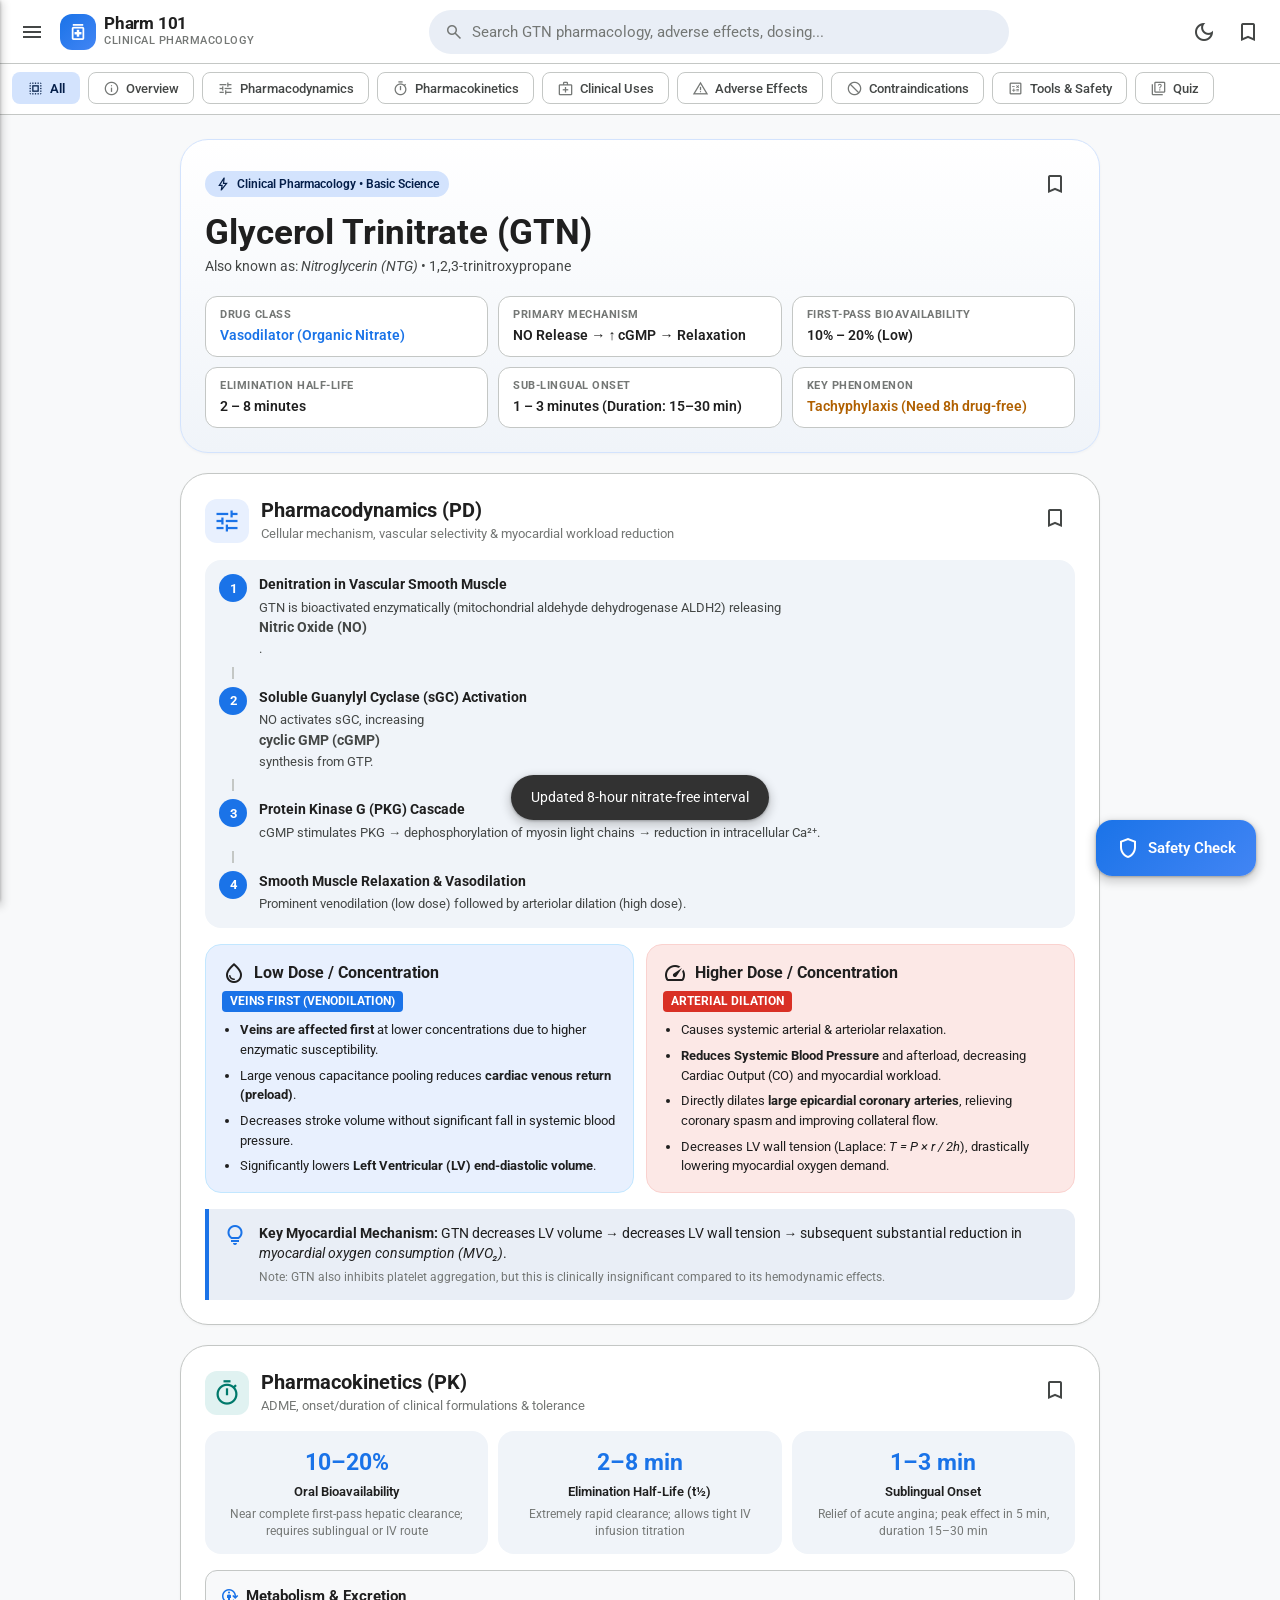
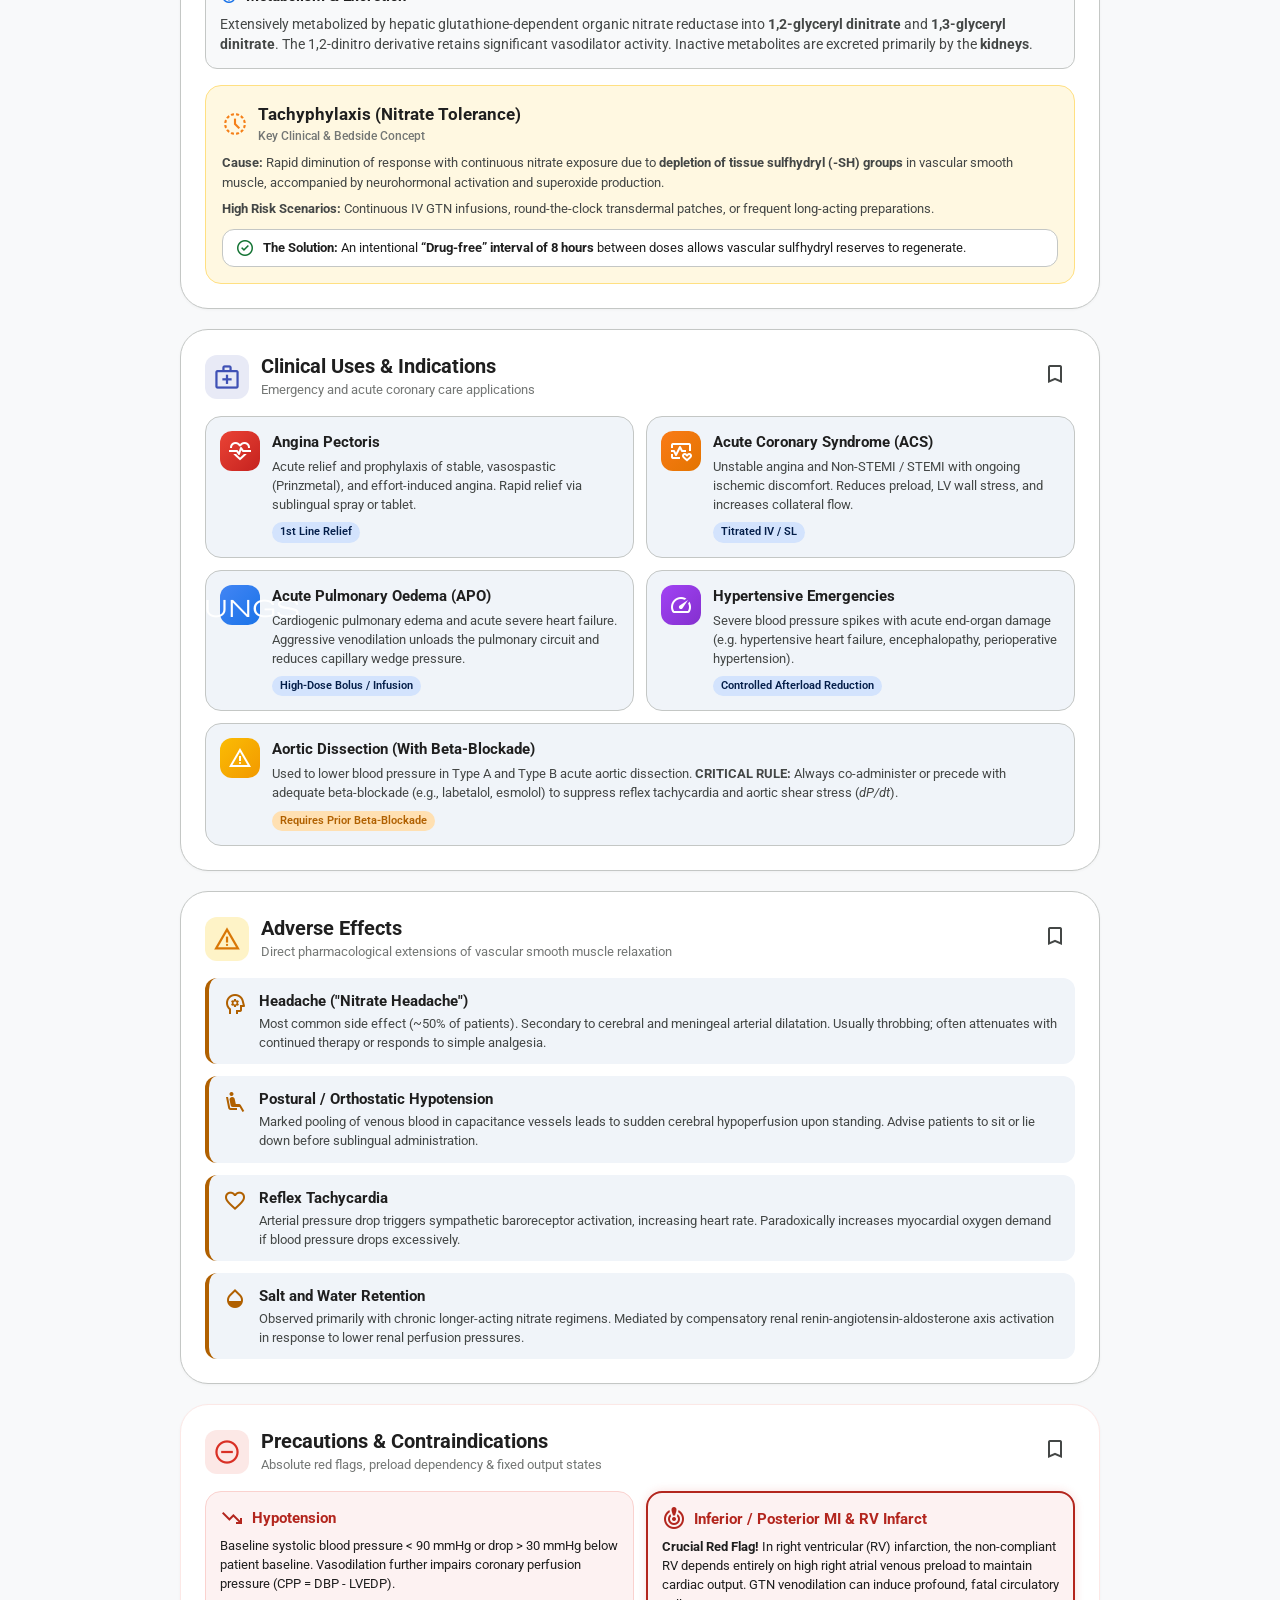
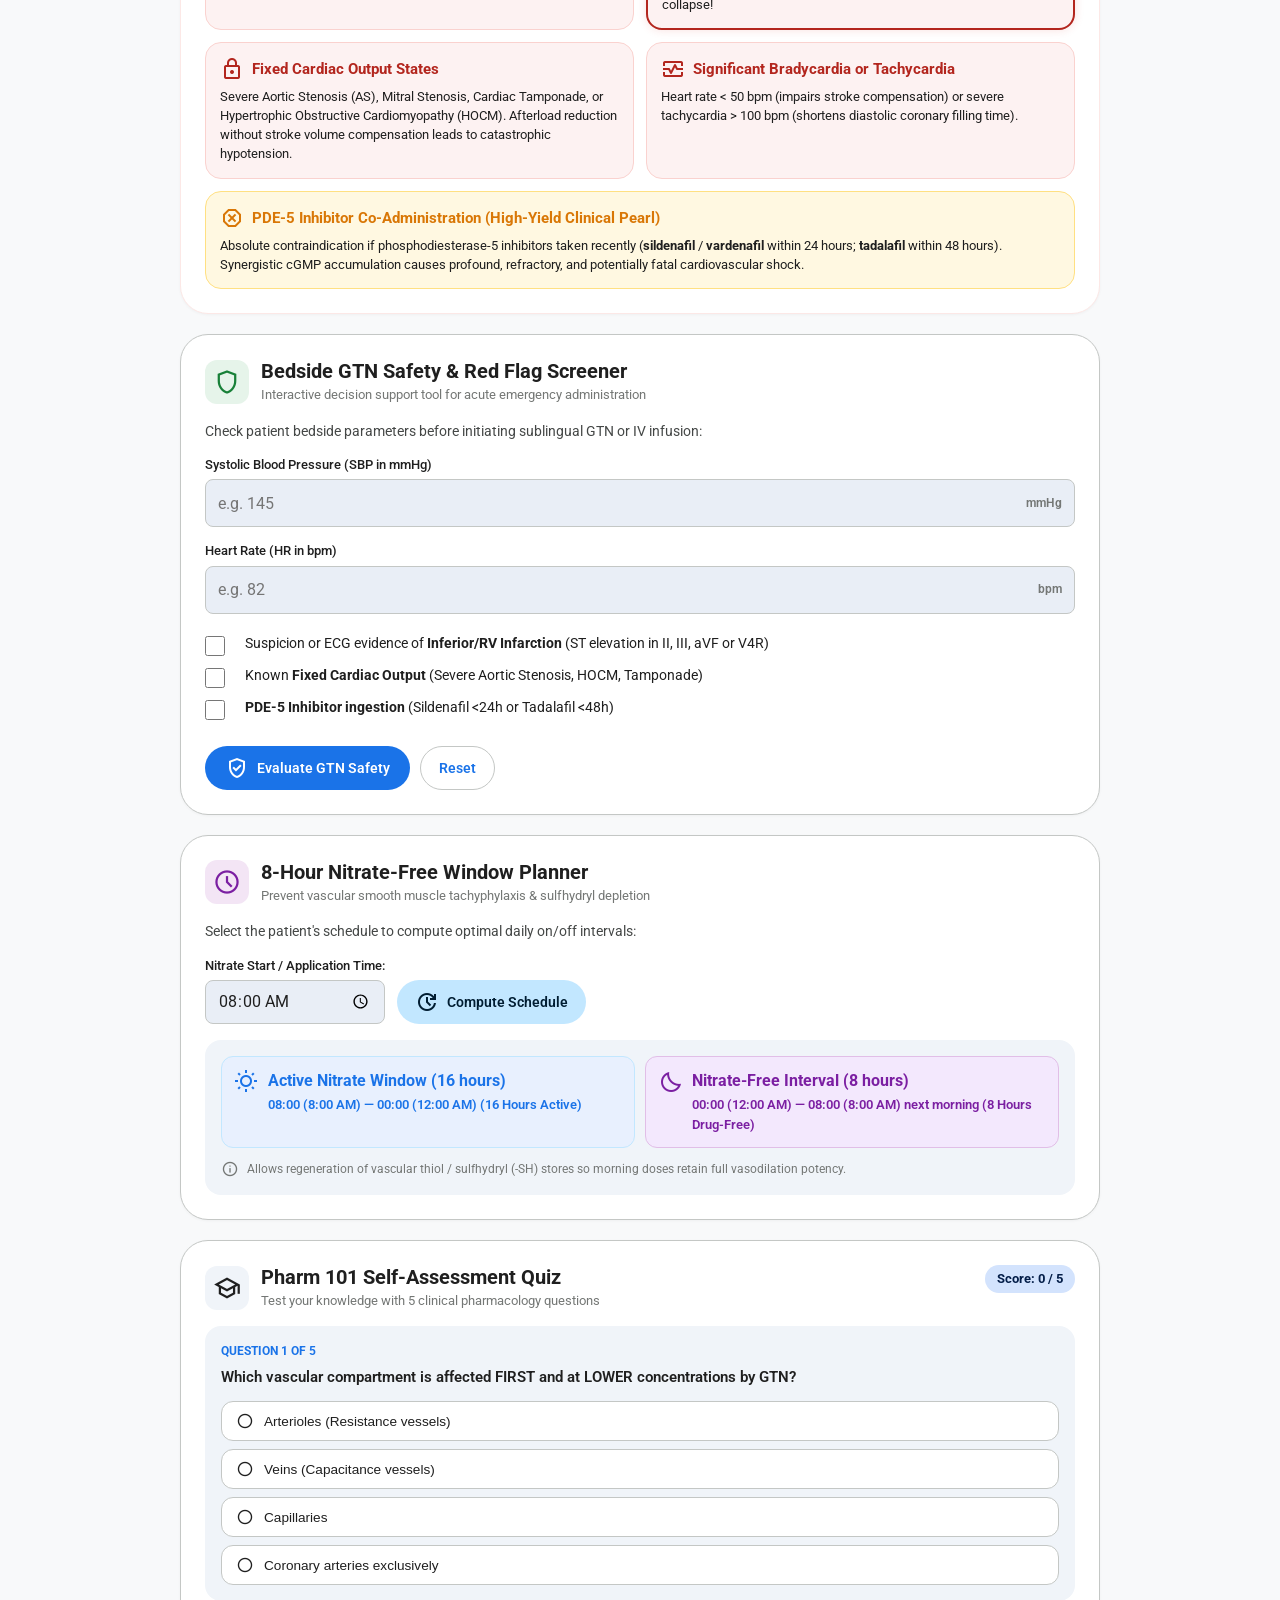
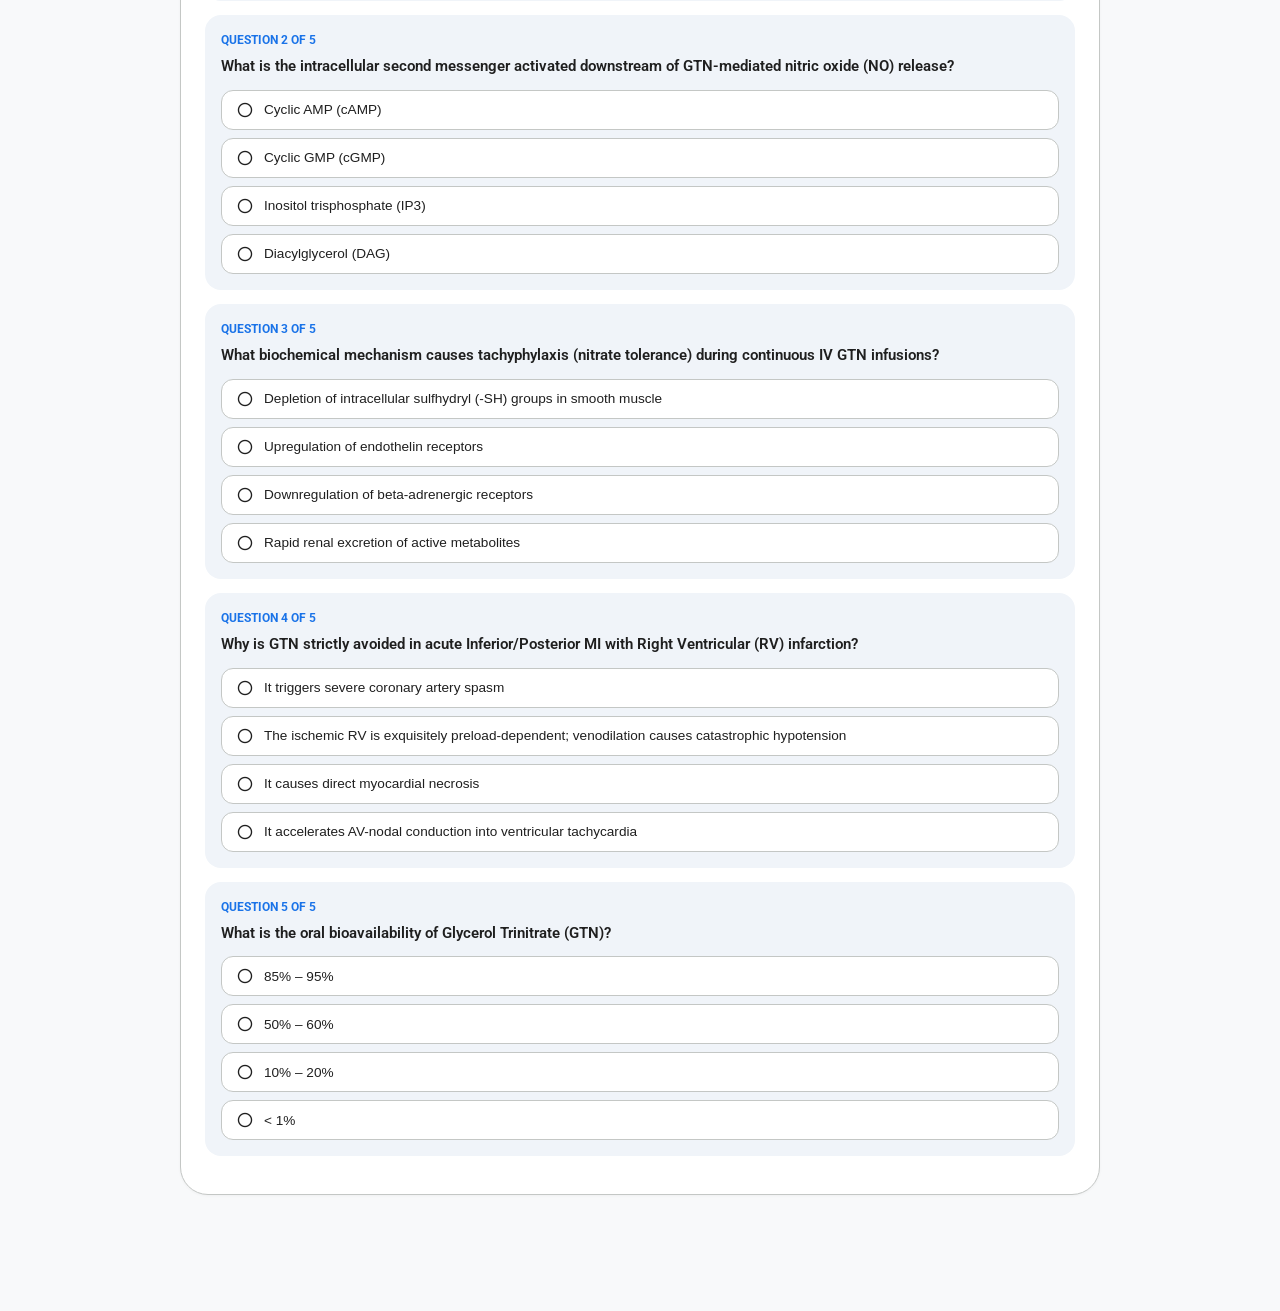
<file: gtn.html>
<!DOCTYPE html>
<html lang="en">
<head>
  <meta charset="UTF-8">
  <meta name="viewport" content="width=device-width, initial-scale=1.0, viewport-fit=cover">
  <meta name="description" content="Pharm 101: Glycerol trinitrate (GTN) - Emergency and Critical Care Pharmacology Reference Guide. Mobile-first Google Material web app.">
  <meta name="theme-color" content="#1a73e8" id="meta-theme-color">
  <meta name="apple-mobile-web-app-capable" content="yes">
  <meta name="apple-mobile-web-app-status-bar-style" content="default">
  <title>GTN • Pharm 101 | Clinical Pharmacology Reference</title>

  <!-- Google Fonts: Roboto & Material Symbols -->
  <link rel="preconnect" href="https://fonts.googleapis.com">
  <link rel="preconnect" href="https://fonts.gstatic.com" crossorigin>
  <link href="https://fonts.googleapis.com/css2?family=Google+Sans:wght@400;500;700&family=Roboto:ital,wght@0,300;0,400;0,500;0,700;1,400&family=Roboto+Mono:wght@400;500&display=swap" rel="stylesheet">
  <link href="https://fonts.googleapis.com/css2?family=Material+Symbols+Outlined:opsz,wght,FILL,GRAD@20..48,100..700,0..1,-50..200" rel="stylesheet">

  <link rel="stylesheet" href="style.css">
  <link rel="manifest" href="manifest.json">
  <link rel="icon" type="image/svg+xml" href="favicon.svg">
</head>
<body class="light-theme">
  <!-- Google App Header -->
  <header class="md3-app-bar" id="topAppBar">
    <div class="app-bar-start">
      <button class="md3-icon-button" id="menuButton" aria-label="Menu Navigation" title="Menu">
        <span class="material-symbols-outlined">menu</span>
      </button>
      <a href="index.html" class="app-brand" style="text-decoration: none; color: inherit;">
        <div class="brand-icon">
          <span class="material-symbols-outlined brand-glyph">medication</span>
        </div>
        <div class="brand-text">
          <span class="brand-title">Pharm 101</span>
          <span class="brand-subtitle">Clinical Pharmacology</span>
        </div>
      </a>
    </div>

    <!-- Google Pill Search Bar -->
    <div class="app-search-wrapper" id="searchWrapper">
      <div class="search-box">
        <span class="material-symbols-outlined search-icon">search</span>
        <input type="search" id="searchInput" placeholder="Search GTN pharmacology, adverse effects, dosing..." aria-label="Search drug information" autocomplete="off">
        <button class="search-clear-btn" id="searchClearBtn" aria-label="Clear search" style="display: none;">
          <span class="material-symbols-outlined">close</span>
        </button>
      </div>
    </div>

    <div class="app-bar-end">
      <button class="md3-icon-button" id="themeToggleBtn" aria-label="Toggle dark mode" title="Toggle theme">
        <span class="material-symbols-outlined" id="themeIcon">dark_mode</span>
      </button>
      <button class="md3-icon-button" id="bookmarkListBtn" aria-label="Saved Bookmarks" title="Saved items">
        <span class="material-symbols-outlined">bookmark</span>
        <span class="badge-dot" id="bookmarkDot" style="display: none;"></span>
      </button>
    </div>
  </header>

  <!-- Filter Chips Bar (Google-style horizontal scrollable pill chips) -->
  <nav class="md3-chip-bar" id="chipBar" aria-label="Category filters">
    <div class="chip-scroller">
      <button class="md3-chip active" data-filter="all">
        <span class="material-symbols-outlined chip-icon">select_all</span>
        <span class="chip-label">All</span>
      </button>
      <button class="md3-chip" data-filter="overview">
        <span class="material-symbols-outlined chip-icon">info</span>
        <span class="chip-label">Overview</span>
      </button>
      <button class="md3-chip" data-filter="pd">
        <span class="material-symbols-outlined chip-icon">tune</span>
        <span class="chip-label">Pharmacodynamics</span>
      </button>
      <button class="md3-chip" data-filter="pk">
        <span class="material-symbols-outlined chip-icon">timer</span>
        <span class="chip-label">Pharmacokinetics</span>
      </button>
      <button class="md3-chip" data-filter="indications">
        <span class="material-symbols-outlined chip-icon">medical_services</span>
        <span class="chip-label">Clinical Uses</span>
      </button>
      <button class="md3-chip" data-filter="adverse">
        <span class="material-symbols-outlined chip-icon">report_problem</span>
        <span class="chip-label">Adverse Effects</span>
      </button>
      <button class="md3-chip" data-filter="contraindications">
        <span class="material-symbols-outlined chip-icon">block</span>
        <span class="chip-label">Contraindications</span>
      </button>
      <button class="md3-chip" data-filter="tools">
        <span class="material-symbols-outlined chip-icon">calculate</span>
        <span class="chip-label">Tools & Safety</span>
      </button>
      <button class="md3-chip" data-filter="quiz">
        <span class="material-symbols-outlined chip-icon">quiz</span>
        <span class="chip-label">Quiz</span>
      </button>
    </div>
  </nav>

  <!-- Side Navigation Drawer (for mobile & tablet toggle) -->
  <aside class="md3-nav-drawer" id="navDrawer" aria-hidden="true">
    <div class="drawer-header">
      <div class="drawer-header-brand">
        <span class="material-symbols-outlined brand-glyph">ecg_heart</span>
        <div>
          <h3>Pharm 101</h3>
          <p>Emergency & Critical Care</p>
        </div>
      </div>
      <button class="md3-icon-button" id="closeDrawerBtn" aria-label="Close navigation drawer">
        <span class="material-symbols-outlined">close</span>
      </button>
    </div>
    <div class="drawer-content">
      <div class="drawer-section-title">DRUG DIRECTORY</div>
      <a href="index.html" class="drawer-item">
        <span class="material-symbols-outlined">grid_view</span>
        <span>Drug Directory</span>
      </a>
      <a href="gtn.html" class="drawer-item active">
        <span class="material-symbols-outlined">medication</span>
        <span>GTN (Vasodilator)</span>
      </a>
      <a href="propofol.html" class="drawer-item">
        <span class="material-symbols-outlined">vaccines</span>
        <span>Propofol (IV Anaesthetic)</span>
      </a>
      <a href="furosemide.html" class="drawer-item">
        <span class="material-symbols-outlined">water_drop</span>
        <span>Furosemide (Loop Diuretic)</span>
      </a>
      <div class="drawer-divider"></div>
      <div class="drawer-section-title">GTN SECTIONS</div>
      <a href="#hero-section" class="drawer-item active" data-target="all">
        <span class="material-symbols-outlined">home</span>
        <span>Drug Summary</span>
      </a>
      <a href="#pd-section" class="drawer-item" data-target="pd">
        <span class="material-symbols-outlined">science</span>
        <span>Pharmacodynamics</span>
      </a>
      <a href="#pk-section" class="drawer-item" data-target="pk">
        <span class="material-symbols-outlined">hourglass_top</span>
        <span>Pharmacokinetics</span>
      </a>
      <a href="#indications-section" class="drawer-item" data-target="indications">
        <span class="material-symbols-outlined">local_hospital</span>
        <span>Clinical Indications</span>
      </a>
      <a href="#adverse-section" class="drawer-item" data-target="adverse">
        <span class="material-symbols-outlined">warning</span>
        <span>Adverse Effects</span>
      </a>
      <a href="#contraindications-section" class="drawer-item" data-target="contraindications">
        <span class="material-symbols-outlined">do_not_disturb</span>
        <span>Red Flags & Safety</span>
      </a>
      <div class="drawer-divider"></div>
      <div class="drawer-section-title">CLINICAL INTERACTIVE TOOLS</div>
      <a href="#safety-checker-section" class="drawer-item" data-target="tools">
        <span class="material-symbols-outlined">shield</span>
        <span>Red Flag Bedside Checker</span>
      </a>
      <a href="#tolerance-calculator-section" class="drawer-item" data-target="tools">
        <span class="material-symbols-outlined">schedule</span>
        <span>8h Nitrate Window Planner</span>
      </a>
      <a href="#quiz-section" class="drawer-item" data-target="quiz">
        <span class="material-symbols-outlined">school</span>
        <span>Pharm 101 Self-Quiz</span>
      </a>
    </div>
  </aside>
  <div class="drawer-scrim" id="drawerScrim"></div>

  <!-- Main Content Container (Mobile-first responsive layout) -->
  <main class="md3-main-container" id="mainContainer">

    <!-- Active Search Results Banner (Shown when searching) -->
    <div class="search-status-banner" id="searchBanner" style="display: none;">
      <span class="search-status-text">Showing results for "<strong id="searchQueryDisplay"></strong>"</span>
      <button class="md3-text-button" id="resetSearchBtn">Reset</button>
    </div>

    <!-- 1. HERO / OVERVIEW CARD -->
    <section class="card-section" id="hero-section" data-category="overview">
      <div class="md3-card hero-card">
        <div class="hero-header-row">
          <div class="hero-chip-badge">
            <span class="material-symbols-outlined">bolt</span>
            <span>Clinical Pharmacology • Basic Science</span>
          </div>
          <button class="md3-icon-button bookmark-card-btn" data-card-id="hero" aria-label="Bookmark card" title="Save to bookmarks">
            <span class="material-symbols-outlined">bookmark_border</span>
          </button>
        </div>

        <h1 class="hero-title">Glycerol Trinitrate (GTN)</h1>
        <p class="hero-subtitle">Also known as: <em>Nitroglycerin (NTG)</em> • 1,2,3-trinitroxypropane</p>

        <!-- Quick Facts Pill Grid -->
        <div class="quick-facts-grid">
          <div class="fact-tile">
            <span class="fact-label">DRUG CLASS</span>
            <span class="fact-val highlight-blue">Vasodilator (Organic Nitrate)</span>
          </div>
          <div class="fact-tile">
            <span class="fact-label">PRIMARY MECHANISM</span>
            <span class="fact-val">NO Release &rarr; &uarr; cGMP &rarr; Relaxation</span>
          </div>
          <div class="fact-tile">
            <span class="fact-label">FIRST-PASS BIOAVAILABILITY</span>
            <span class="fact-val">10% – 20% (Low)</span>
          </div>
          <div class="fact-tile">
            <span class="fact-label">ELIMINATION HALF-LIFE</span>
            <span class="fact-val">2 – 8 minutes</span>
          </div>
          <div class="fact-tile">
            <span class="fact-label">SUB-LINGUAL ONSET</span>
            <span class="fact-val">1 – 3 minutes (Duration: 15–30 min)</span>
          </div>
          <div class="fact-tile">
            <span class="fact-label">KEY PHENOMENON</span>
            <span class="fact-val highlight-amber">Tachyphylaxis (Need 8h drug-free)</span>
          </div>
        </div>
      </div>
    </section>

    <!-- 2. PHARMACODYNAMICS SECTION -->
    <section class="card-section" id="pd-section" data-category="pd">
      <div class="md3-card pd-card">
        <div class="card-top-bar">
          <div class="card-heading-group">
            <span class="material-symbols-outlined section-icon color-blue">tune</span>
            <div>
              <h2 class="card-title">Pharmacodynamics (PD)</h2>
              <p class="card-subhead">Cellular mechanism, vascular selectivity & myocardial workload reduction</p>
            </div>
          </div>
          <button class="md3-icon-button bookmark-card-btn" data-card-id="pd" aria-label="Bookmark Pharmacodynamics">
            <span class="material-symbols-outlined">bookmark_border</span>
          </button>
        </div>

        <!-- Biochemical Pathway Stepper -->
        <div class="pathway-container">
          <div class="pathway-step">
            <div class="step-num">1</div>
            <div class="step-content">
              <strong>Denitration in Vascular Smooth Muscle</strong>
              <p>GTN is bioactivated enzymatically (mitochondrial aldehyde dehydrogenase ALDH2) releasing <strong>Nitric Oxide (NO)</strong>.</p>
            </div>
          </div>
          <div class="step-connector"></div>
          <div class="pathway-step">
            <div class="step-num">2</div>
            <div class="step-content">
              <strong>Soluble Guanylyl Cyclase (sGC) Activation</strong>
              <p>NO activates sGC, increasing <strong>cyclic GMP (cGMP)</strong> synthesis from GTP.</p>
            </div>
          </div>
          <div class="step-connector"></div>
          <div class="pathway-step">
            <div class="step-num">3</div>
            <div class="step-content">
              <strong>Protein Kinase G (PKG) Cascade</strong>
              <p>cGMP stimulates PKG &rarr; dephosphorylation of myosin light chains &rarr; reduction in intracellular Ca²⁺.</p>
            </div>
          </div>
          <div class="step-connector"></div>
          <div class="pathway-step">
            <div class="step-num">4</div>
            <div class="step-content">
              <strong>Smooth Muscle Relaxation & Vasodilation</strong>
              <p>Prominent venodilation (low dose) followed by arteriolar dilation (high dose).</p>
            </div>
          </div>
        </div>

        <!-- Vascular Dilation Differential Comparison -->
        <div class="dose-dynamics-box">
          <div class="dose-column veno-col">
            <div class="dose-header">
              <span class="material-symbols-outlined">water_drop</span>
              <h4>Low Dose / Concentration</h4>
            </div>
            <div class="dose-tag">Veins First (Venodilation)</div>
            <ul class="clean-bullet-list">
              <li><strong>Veins are affected first</strong> at lower concentrations due to higher enzymatic susceptibility.</li>
              <li>Large venous capacitance pooling reduces <strong>cardiac venous return (preload)</strong>.</li>
              <li>Decreases stroke volume without significant fall in systemic blood pressure.</li>
              <li>Significantly lowers <strong>Left Ventricular (LV) end-diastolic volume</strong>.</li>
            </ul>
          </div>

          <div class="dose-column arterio-col">
            <div class="dose-header">
              <span class="material-symbols-outlined">speed</span>
              <h4>Higher Dose / Concentration</h4>
            </div>
            <div class="dose-tag">Arterial Dilation</div>
            <ul class="clean-bullet-list">
              <li>Causes systemic arterial & arteriolar relaxation.</li>
              <li><strong>Reduces Systemic Blood Pressure</strong> and afterload, decreasing Cardiac Output (CO) and myocardial workload.</li>
              <li>Directly dilates <strong>large epicardial coronary arteries</strong>, relieving coronary spasm and improving collateral flow.</li>
              <li>Decreases LV wall tension (Laplace: <em>T = P &times; r / 2h</em>), drastically lowering myocardial oxygen demand.</li>
            </ul>
          </div>
        </div>

        <!-- Key Clinical Pearl Box -->
        <div class="pearl-callout">
          <span class="material-symbols-outlined pearl-icon">lightbulb</span>
          <div class="pearl-text">
            <strong>Key Myocardial Mechanism:</strong> GTN decreases LV volume &rarr; decreases LV wall tension &rarr; subsequent substantial reduction in <em>myocardial oxygen consumption (MVO₂)</em>.
            <div class="pearl-subtext">Note: GTN also inhibits platelet aggregation, but this is clinically insignificant compared to its hemodynamic effects.</div>
          </div>
        </div>
      </div>
    </section>

    <!-- 3. PHARMACOKINETICS SECTION -->
    <section class="card-section" id="pk-section" data-category="pk">
      <div class="md3-card pk-card">
        <div class="card-top-bar">
          <div class="card-heading-group">
            <span class="material-symbols-outlined section-icon color-teal">timer</span>
            <div>
              <h2 class="card-title">Pharmacokinetics (PK)</h2>
              <p class="card-subhead">ADME, onset/duration of clinical formulations & tolerance</p>
            </div>
          </div>
          <button class="md3-icon-button bookmark-card-btn" data-card-id="pk" aria-label="Bookmark Pharmacokinetics">
            <span class="material-symbols-outlined">bookmark_border</span>
          </button>
        </div>

        <!-- Metric Stat Cards -->
        <div class="metric-row">
          <div class="metric-card">
            <div class="metric-number">10–20%</div>
            <div class="metric-title">Oral Bioavailability</div>
            <div class="metric-desc">Near complete first-pass hepatic clearance; requires sublingual or IV route</div>
          </div>
          <div class="metric-card">
            <div class="metric-number">2–8 min</div>
            <div class="metric-title">Elimination Half-Life (t½)</div>
            <div class="metric-desc">Extremely rapid clearance; allows tight IV infusion titration</div>
          </div>
          <div class="metric-card">
            <div class="metric-number">1–3 min</div>
            <div class="metric-title">Sublingual Onset</div>
            <div class="metric-desc">Relief of acute angina; peak effect in 5 min, duration 15–30 min</div>
          </div>
        </div>

        <!-- Metabolism and Route Details -->
        <div class="info-block">
          <h4 class="block-title">
            <span class="material-symbols-outlined">metabolism</span>
            Metabolism & Excretion
          </h4>
          <p>Extensively metabolized by hepatic glutathione-dependent organic nitrate reductase into <strong>1,2-glyceryl dinitrate</strong> and <strong>1,3-glyceryl dinitrate</strong>. The 1,2-dinitro derivative retains significant vasodilator activity. Inactive metabolites are excreted primarily by the <strong>kidneys</strong>.</p>
        </div>

        <!-- Tachyphylaxis / Tolerance Deep-Dive -->
        <div class="tachyphylaxis-banner">
          <div class="tachy-header">
            <span class="material-symbols-outlined tachy-icon">history_toggle_off</span>
            <div>
              <h4>Tachyphylaxis (Nitrate Tolerance)</h4>
              <p class="tachy-sub">Key Clinical & Bedside Concept</p>
            </div>
          </div>
          <div class="tachy-body">
            <p><strong>Cause:</strong> Rapid diminution of response with continuous nitrate exposure due to <strong>depletion of tissue sulfhydryl (-SH) groups</strong> in vascular smooth muscle, accompanied by neurohormonal activation and superoxide production.</p>
            <p><strong>High Risk Scenarios:</strong> Continuous IV GTN infusions, round-the-clock transdermal patches, or frequent long-acting preparations.</p>
            <div class="solution-pill">
              <span class="material-symbols-outlined">check_circle</span>
              <span><strong>The Solution:</strong> An intentional <strong>“Drug-free” interval of 8 hours</strong> between doses allows vascular sulfhydryl reserves to regenerate.</span>
            </div>
          </div>
        </div>
      </div>
    </section>

    <!-- 4. CLINICAL USES / INDICATIONS SECTION -->
    <section class="card-section" id="indications-section" data-category="indications">
      <div class="md3-card indications-card">
        <div class="card-top-bar">
          <div class="card-heading-group">
            <span class="material-symbols-outlined section-icon color-indigo">medical_services</span>
            <div>
              <h2 class="card-title">Clinical Uses & Indications</h2>
              <p class="card-subhead">Emergency and acute coronary care applications</p>
            </div>
          </div>
          <button class="md3-icon-button bookmark-card-btn" data-card-id="indications" aria-label="Bookmark Indications">
            <span class="material-symbols-outlined">bookmark_border</span>
          </button>
        </div>

        <!-- Grid of 5 Indications from Article -->
        <div class="indications-grid">
          <div class="indication-card">
            <div class="indication-icon-wrap bg-red">
              <span class="material-symbols-outlined">cardiology</span>
            </div>
            <div class="indication-info">
              <h3>Angina Pectoris</h3>
              <p>Acute relief and prophylaxis of stable, vasospastic (Prinzmetal), and effort-induced angina. Rapid relief via sublingual spray or tablet.</p>
              <div class="mini-tag">1st Line Relief</div>
            </div>
          </div>

          <div class="indication-card">
            <div class="indication-icon-wrap bg-orange">
              <span class="material-symbols-outlined">ecg</span>
            </div>
            <div class="indication-info">
              <h3>Acute Coronary Syndrome (ACS)</h3>
              <p>Unstable angina and Non-STEMI / STEMI with ongoing ischemic discomfort. Reduces preload, LV wall stress, and increases collateral flow.</p>
              <div class="mini-tag">Titrated IV / SL</div>
            </div>
          </div>

          <div class="indication-card">
            <div class="indication-icon-wrap bg-blue">
              <span class="material-symbols-outlined">lungs</span>
            </div>
            <div class="indication-info">
              <h3>Acute Pulmonary Oedema (APO)</h3>
              <p>Cardiogenic pulmonary edema and acute severe heart failure. Aggressive venodilation unloads the pulmonary circuit and reduces capillary wedge pressure.</p>
              <div class="mini-tag">High-Dose Bolus / Infusion</div>
            </div>
          </div>

          <div class="indication-card">
            <div class="indication-icon-wrap bg-purple">
              <span class="material-symbols-outlined">speed</span>
            </div>
            <div class="indication-info">
              <h3>Hypertensive Emergencies</h3>
              <p>Severe blood pressure spikes with acute end-organ damage (e.g. hypertensive heart failure, encephalopathy, perioperative hypertension).</p>
              <div class="mini-tag">Controlled Afterload Reduction</div>
            </div>
          </div>

          <div class="indication-card full-span">
            <div class="indication-icon-wrap bg-amber">
              <span class="material-symbols-outlined">warning_amber</span>
            </div>
            <div class="indication-info">
              <h3>Aortic Dissection (With Beta-Blockade)</h3>
              <p>Used to lower blood pressure in Type A and Type B acute aortic dissection. <strong>CRITICAL RULE:</strong> Always co-administer or precede with adequate beta-blockade (e.g., labetalol, esmolol) to suppress reflex tachycardia and aortic shear stress (<em>dP/dt</em>).</p>
              <div class="mini-tag warning">Requires Prior Beta-Blockade</div>
            </div>
          </div>
        </div>
      </div>
    </section>

    <!-- 5. ADVERSE EFFECTS SECTION -->
    <section class="card-section" id="adverse-section" data-category="adverse">
      <div class="md3-card adverse-card">
        <div class="card-top-bar">
          <div class="card-heading-group">
            <span class="material-symbols-outlined section-icon color-amber">report_problem</span>
            <div>
              <h2 class="card-title">Adverse Effects</h2>
              <p class="card-subhead">Direct pharmacological extensions of vascular smooth muscle relaxation</p>
            </div>
          </div>
          <button class="md3-icon-button bookmark-card-btn" data-card-id="adverse" aria-label="Bookmark Adverse Effects">
            <span class="material-symbols-outlined">bookmark_border</span>
          </button>
        </div>

        <div class="adverse-list">
          <div class="adverse-item">
            <div class="adverse-icon-col">
              <span class="material-symbols-outlined">psychology</span>
            </div>
            <div class="adverse-detail">
              <h4>Headache ("Nitrate Headache")</h4>
              <p>Most common side effect (~50% of patients). Secondary to cerebral and meningeal arterial dilatation. Usually throbbing; often attenuates with continued therapy or responds to simple analgesia.</p>
            </div>
          </div>

          <div class="adverse-item">
            <div class="adverse-icon-col">
              <span class="material-symbols-outlined">airline_seat_recline_extra</span>
            </div>
            <div class="adverse-detail">
              <h4>Postural / Orthostatic Hypotension</h4>
              <p>Marked pooling of venous blood in capacitance vessels leads to sudden cerebral hypoperfusion upon standing. Advise patients to sit or lie down before sublingual administration.</p>
            </div>
          </div>

          <div class="adverse-item">
            <div class="adverse-icon-col">
              <span class="material-symbols-outlined">favorite</span>
            </div>
            <div class="adverse-detail">
              <h4>Reflex Tachycardia</h4>
              <p>Arterial pressure drop triggers sympathetic baroreceptor activation, increasing heart rate. Paradoxically increases myocardial oxygen demand if blood pressure drops excessively.</p>
            </div>
          </div>

          <div class="adverse-item">
            <div class="adverse-icon-col">
              <span class="material-symbols-outlined">opacity</span>
            </div>
            <div class="adverse-detail">
              <h4>Salt and Water Retention</h4>
              <p>Observed primarily with chronic longer-acting nitrate regimens. Mediated by compensatory renal renin-angiotensin-aldosterone axis activation in response to lower renal perfusion pressures.</p>
            </div>
          </div>
        </div>
      </div>
    </section>

    <!-- 6. PRECAUTIONS & CONTRAINDICATIONS SECTION -->
    <section class="card-section" id="contraindications-section" data-category="contraindications">
      <div class="md3-card danger-card">
        <div class="card-top-bar">
          <div class="card-heading-group">
            <span class="material-symbols-outlined section-icon color-danger">do_not_disturb_on</span>
            <div>
              <h2 class="card-title">Precautions & Contraindications</h2>
              <p class="card-subhead">Absolute red flags, preload dependency & fixed output states</p>
            </div>
          </div>
          <button class="md3-icon-button bookmark-card-btn" data-card-id="contraindications" aria-label="Bookmark Contraindications">
            <span class="material-symbols-outlined">bookmark_border</span>
          </button>
        </div>

        <div class="danger-boxes-grid">
          <div class="danger-box">
            <div class="danger-header">
              <span class="material-symbols-outlined">trending_down</span>
              <h3>Hypotension</h3>
            </div>
            <p>Baseline systolic blood pressure &lt; 90 mmHg or drop &gt; 30 mmHg below patient baseline. Vasodilation further impairs coronary perfusion pressure (CPP = DBP - LVEDP).</p>
          </div>

          <div class="danger-box highlight-critical">
            <div class="danger-header">
              <span class="material-symbols-outlined">crisis_alert</span>
              <h3>Inferior / Posterior MI & RV Infarct</h3>
            </div>
            <p><strong>Crucial Red Flag!</strong> In right ventricular (RV) infarction, the non-compliant RV depends entirely on high right atrial venous preload to maintain cardiac output. GTN venodilation can induce profound, fatal circulatory collapse!</p>
          </div>

          <div class="danger-box">
            <div class="danger-header">
              <span class="material-symbols-outlined">lock</span>
              <h3>Fixed Cardiac Output States</h3>
            </div>
            <p>Severe Aortic Stenosis (AS), Mitral Stenosis, Cardiac Tamponade, or Hypertrophic Obstructive Cardiomyopathy (HOCM). Afterload reduction without stroke volume compensation leads to catastrophic hypotension.</p>
          </div>

          <div class="danger-box">
            <div class="danger-header">
              <span class="material-symbols-outlined">monitor_heart</span>
              <h3>Significant Bradycardia or Tachycardia</h3>
            </div>
            <p>Heart rate &lt; 50 bpm (impairs stroke compensation) or severe tachycardia &gt; 100 bpm (shortens diastolic coronary filling time).</p>
          </div>

          <div class="danger-box full-span warning-alert">
            <div class="danger-header">
              <span class="material-symbols-outlined">dangerous</span>
              <h3>PDE-5 Inhibitor Co-Administration (High-Yield Clinical Pearl)</h3>
            </div>
            <p>Absolute contraindication if phosphodiesterase-5 inhibitors taken recently (<strong>sildenafil</strong> / <strong>vardenafil</strong> within 24 hours; <strong>tadalafil</strong> within 48 hours). Synergistic cGMP accumulation causes profound, refractory, and potentially fatal cardiovascular shock.</p>
          </div>
        </div>
      </div>
    </section>

    <!-- 7. INTERACTIVE TOOLS & CLINICAL DECISION SUPPORT -->
    <section class="card-section" id="safety-checker-section" data-category="tools">
      <div class="md3-card tools-card">
        <div class="card-top-bar">
          <div class="card-heading-group">
            <span class="material-symbols-outlined section-icon color-green">shield</span>
            <div>
              <h2 class="card-title">Bedside GTN Safety & Red Flag Screener</h2>
              <p class="card-subhead">Interactive decision support tool for acute emergency administration</p>
            </div>
          </div>
        </div>

        <p class="tool-intro">Check patient bedside parameters before initiating sublingual GTN or IV infusion:</p>

        <form id="safetyCheckerForm" class="safety-form">
          <div class="input-field-group">
            <label for="sbpInput">Systolic Blood Pressure (SBP in mmHg)</label>
            <div class="md3-text-field">
              <input type="number" id="sbpInput" placeholder="e.g. 145" min="40" max="300" required>
              <span class="unit-badge">mmHg</span>
            </div>
          </div>

          <div class="input-field-group">
            <label for="hrInput">Heart Rate (HR in bpm)</label>
            <div class="md3-text-field">
              <input type="number" id="hrInput" placeholder="e.g. 82" min="20" max="250" required>
              <span class="unit-badge">bpm</span>
            </div>
          </div>

          <div class="checkboxes-group">
            <label class="md3-checkbox-label">
              <input type="checkbox" id="checkRvInfarct">
              <span class="checkbox-box"></span>
              <span class="check-text">Suspicion or ECG evidence of <strong>Inferior/RV Infarction</strong> (ST elevation in II, III, aVF or V4R)</span>
            </label>

            <label class="md3-checkbox-label">
              <input type="checkbox" id="checkFixedCo">
              <span class="checkbox-box"></span>
              <span class="check-text">Known <strong>Fixed Cardiac Output</strong> (Severe Aortic Stenosis, HOCM, Tamponade)</span>
            </label>

            <label class="md3-checkbox-label">
              <input type="checkbox" id="checkPde5">
              <span class="checkbox-box"></span>
              <span class="check-text"><strong>PDE-5 Inhibitor ingestion</strong> (Sildenafil &lt;24h or Tadalafil &lt;48h)</span>
            </label>
          </div>

          <div class="form-actions">
            <button type="button" class="md3-filled-button" id="evaluateSafetyBtn">
              <span class="material-symbols-outlined">verified_user</span>
              <span>Evaluate GTN Safety</span>
            </button>
            <button type="button" class="md3-outlined-button" id="resetSafetyBtn">Reset</button>
          </div>
        </form>

        <div id="safetyResultBox" class="safety-result-box" style="display: none;">
          <!-- Dynamically populated via JavaScript -->
        </div>
      </div>
    </section>

    <!-- 8. 8-HOUR NITRATE TOLERANCE PLANNER -->
    <section class="card-section" id="tolerance-calculator-section" data-category="tools">
      <div class="md3-card tolerance-card">
        <div class="card-top-bar">
          <div class="card-heading-group">
            <span class="material-symbols-outlined section-icon color-purple">schedule</span>
            <div>
              <h2 class="card-title">8-Hour Nitrate-Free Window Planner</h2>
              <p class="card-subhead">Prevent vascular smooth muscle tachyphylaxis & sulfhydryl depletion</p>
            </div>
          </div>
        </div>

        <p class="tool-intro">Select the patient's schedule to compute optimal daily on/off intervals:</p>

        <div class="calc-row">
          <div class="calc-input">
            <label for="patchApplyTime">Nitrate Start / Application Time:</label>
            <input type="time" id="patchApplyTime" value="08:00" class="md3-time-input">
          </div>
          <button class="md3-tonal-button" id="calcScheduleBtn">
            <span class="material-symbols-outlined">update</span>
            <span>Compute Schedule</span>
          </button>
        </div>

        <div class="schedule-output-card" id="scheduleOutput">
          <div class="timeline-row">
            <div class="timeline-chip active-period">
              <span class="material-symbols-outlined">wb_sunny</span>
              <div>
                <strong>Active Nitrate Window (16 hours)</strong>
                <p id="activePeriodText">08:00 &mdash; 00:00 (Midnight)</p>
              </div>
            </div>
            <div class="timeline-chip free-period">
              <span class="material-symbols-outlined">bedtime</span>
              <div>
                <strong>Nitrate-Free Interval (8 hours)</strong>
                <p id="freePeriodText">00:00 (Midnight) &mdash; 08:00 (Next morning)</p>
              </div>
            </div>
          </div>
          <div class="rationale-note">
            <span class="material-symbols-outlined">info</span>
            <span>Allows regeneration of vascular thiol / sulfhydryl (-SH) stores so morning doses retain full vasodilation potency.</span>
          </div>
        </div>
      </div>
    </section>

    <!-- 9. PHARM 101 KNOWLEDGE CHECK / QUIZ -->
    <section class="card-section" id="quiz-section" data-category="quiz">
      <div class="md3-card quiz-card">
        <div class="card-top-bar">
          <div class="card-heading-group">
            <span class="material-symbols-outlined section-icon color-red">school</span>
            <div>
              <h2 class="card-title">Pharm 101 Self-Assessment Quiz</h2>
              <p class="card-subhead">Test your knowledge with 5 clinical pharmacology questions</p>
            </div>
          </div>
          <div class="quiz-score-badge" id="quizScoreBadge">Score: <span id="currentScore">0</span> / 5</div>
        </div>

        <div class="quiz-container" id="quizContainer">
          <!-- Dynamically generated question cards -->
        </div>

        <div class="quiz-controls">
          <button class="md3-filled-button" id="restartQuizBtn" style="display: none;">
            <span class="material-symbols-outlined">replay</span>
            <span>Restart Quiz</span>
          </button>
        </div>
      </div>
    </section>

  </main>

  <!-- Google Floating Action Button (FAB) -->
  <button class="md3-fab" id="fabAction" aria-label="Quick Safety Check" title="Quick Bedside Safety Check">
    <span class="material-symbols-outlined">shield</span>
    <span class="fab-label">Safety Check</span>
  </button>

  <!-- Mobile Bottom Navigation Bar (Google Material 3 Standard) -->
  <nav class="md3-bottom-nav" id="bottomNav" aria-label="Bottom mobile navigation">
    <button class="nav-item active" data-nav="all">
      <span class="material-symbols-outlined nav-icon">home</span>
      <span class="nav-label">Summary</span>
    </button>
    <button class="nav-item" data-nav="pd">
      <span class="material-symbols-outlined nav-icon">tune</span>
      <span class="nav-label">Dynamics</span>
    </button>
    <button class="nav-item" data-nav="pk">
      <span class="material-symbols-outlined nav-icon">timer</span>
      <span class="nav-label">Kinetics</span>
    </button>
    <button class="nav-item" data-nav="contraindications">
      <span class="material-symbols-outlined nav-icon">shield</span>
      <span class="nav-label">Safety</span>
    </button>
    <button class="nav-item" data-nav="quiz">
      <span class="material-symbols-outlined nav-icon">quiz</span>
      <span class="nav-label">Quiz</span>
    </button>
  </nav>

  <!-- Bookmarks Modal Dialog -->
  <dialog class="md3-dialog" id="bookmarksDialog">
    <div class="dialog-surface">
      <div class="dialog-header">
        <h3 class="dialog-title">Saved Drug Sections</h3>
        <button class="md3-icon-button" id="closeBookmarksDialogBtn" aria-label="Close dialog">
          <span class="material-symbols-outlined">close</span>
        </button>
      </div>
      <div class="dialog-body" id="bookmarksDialogBody">
        <!-- Injected by JavaScript -->
      </div>
      <div class="dialog-actions">
        <button class="md3-text-button" id="clearAllBookmarksBtn">Clear All</button>
        <button class="md3-filled-button" id="doneBookmarksBtn">Done</button>
      </div>
    </div>
  </dialog>

  <!-- Toast Notification Snackbar -->
  <div class="md3-snackbar" id="appSnackbar" role="status" aria-live="polite">
    <span class="snackbar-text" id="snackbarText">Action completed</span>
  </div>

  <script src="app.js"></script>
</body>
</html>
</file>
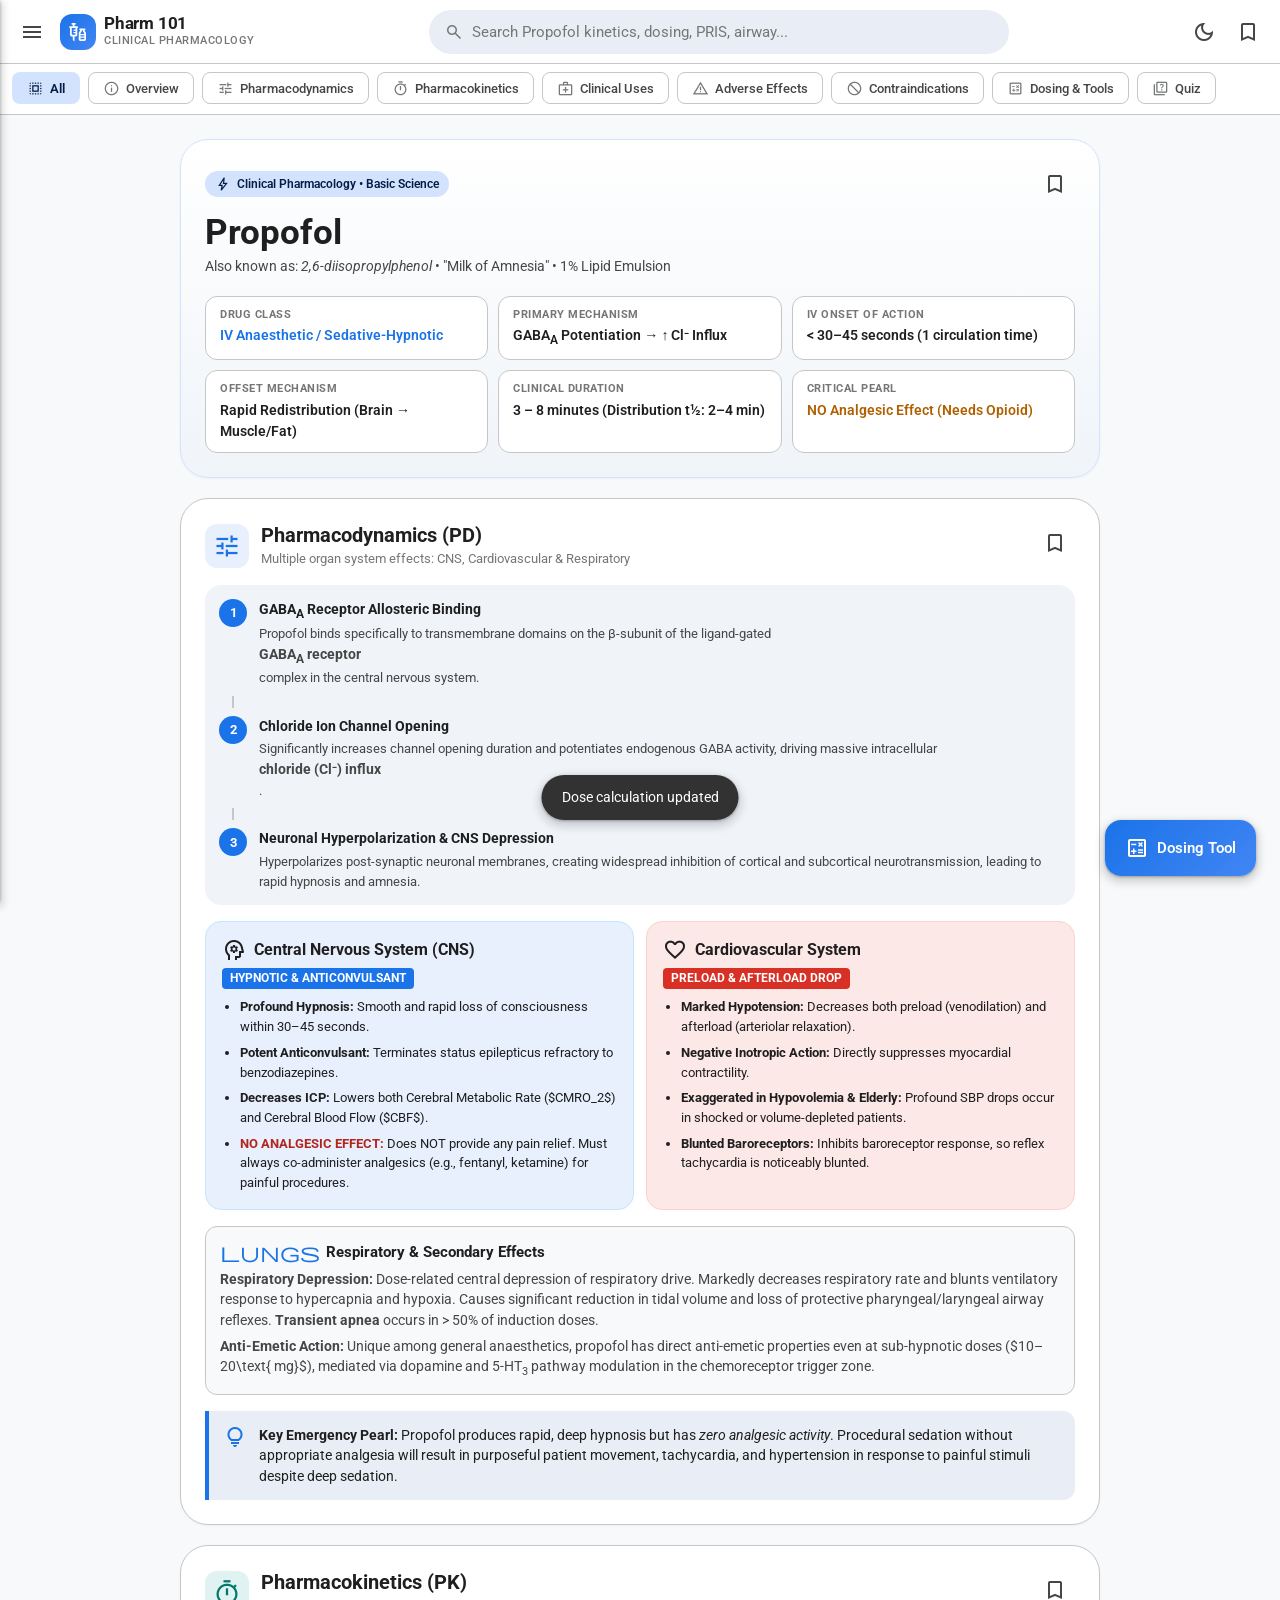
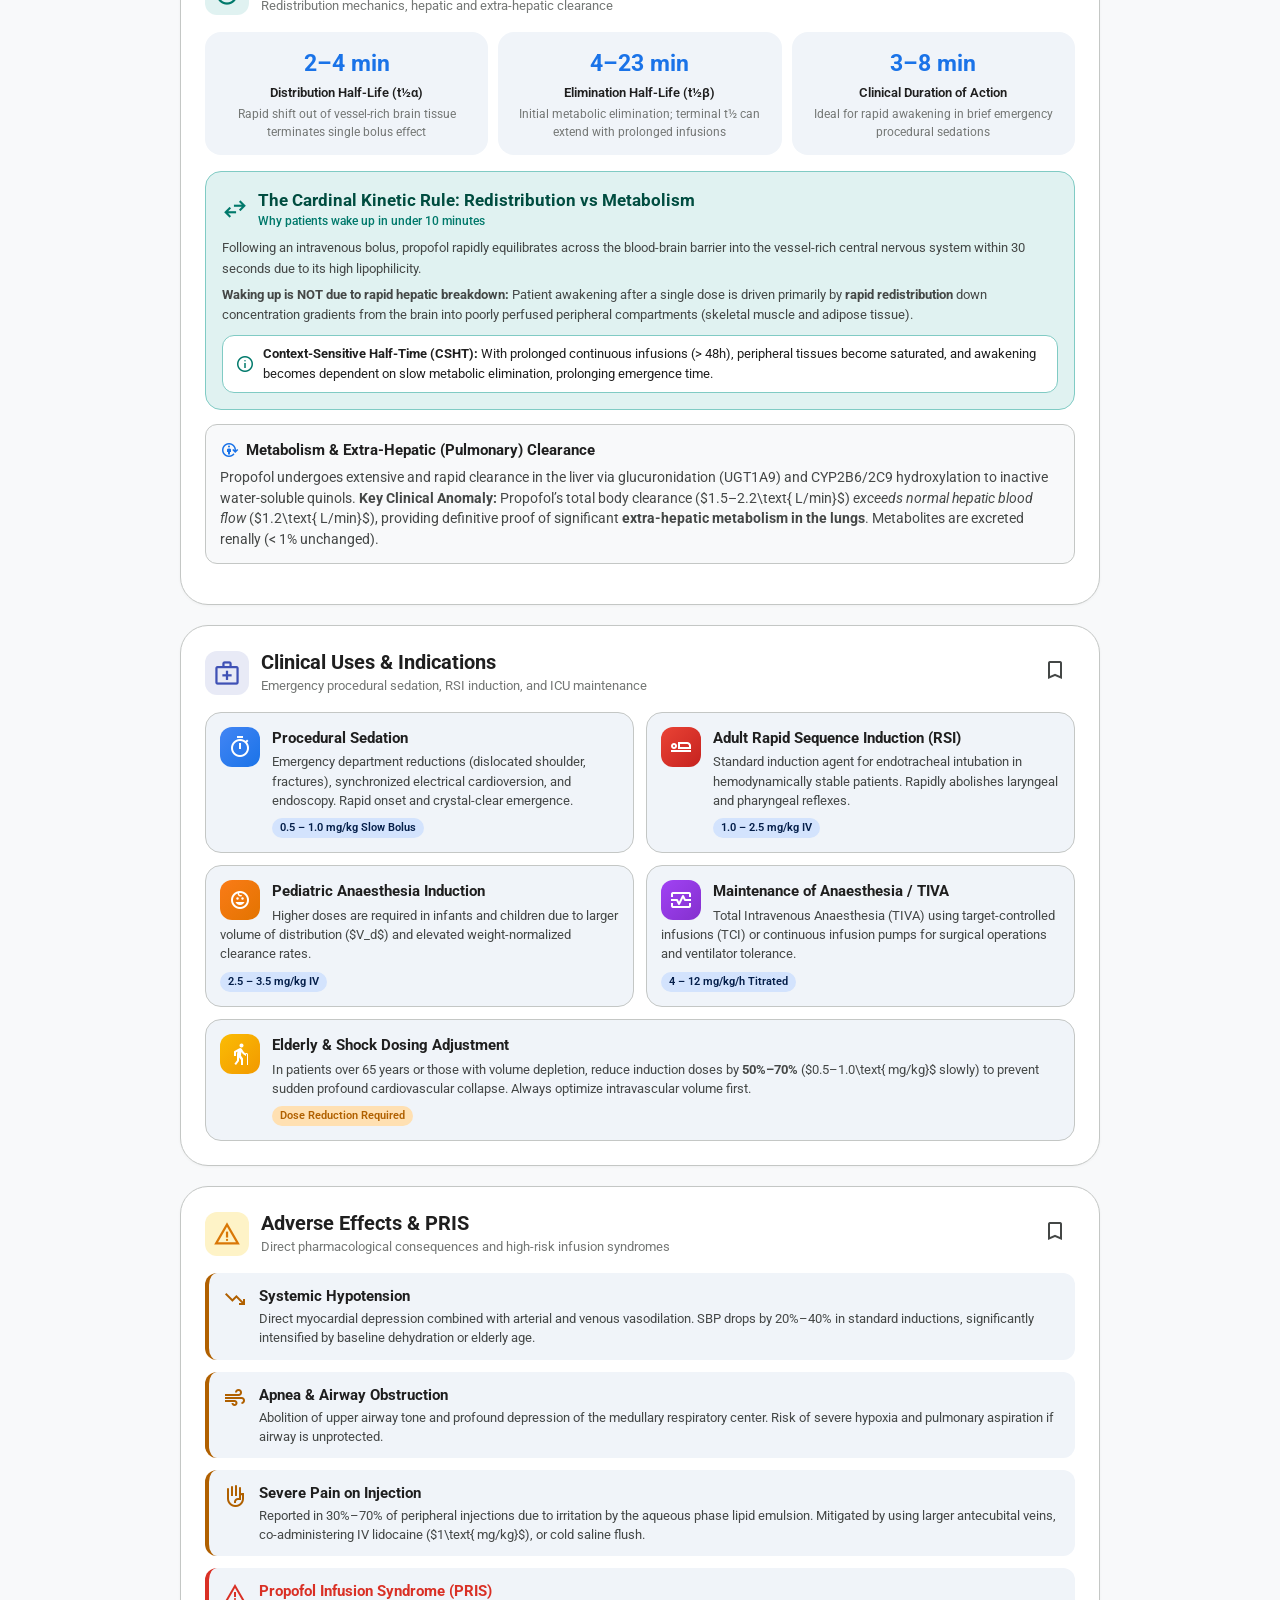
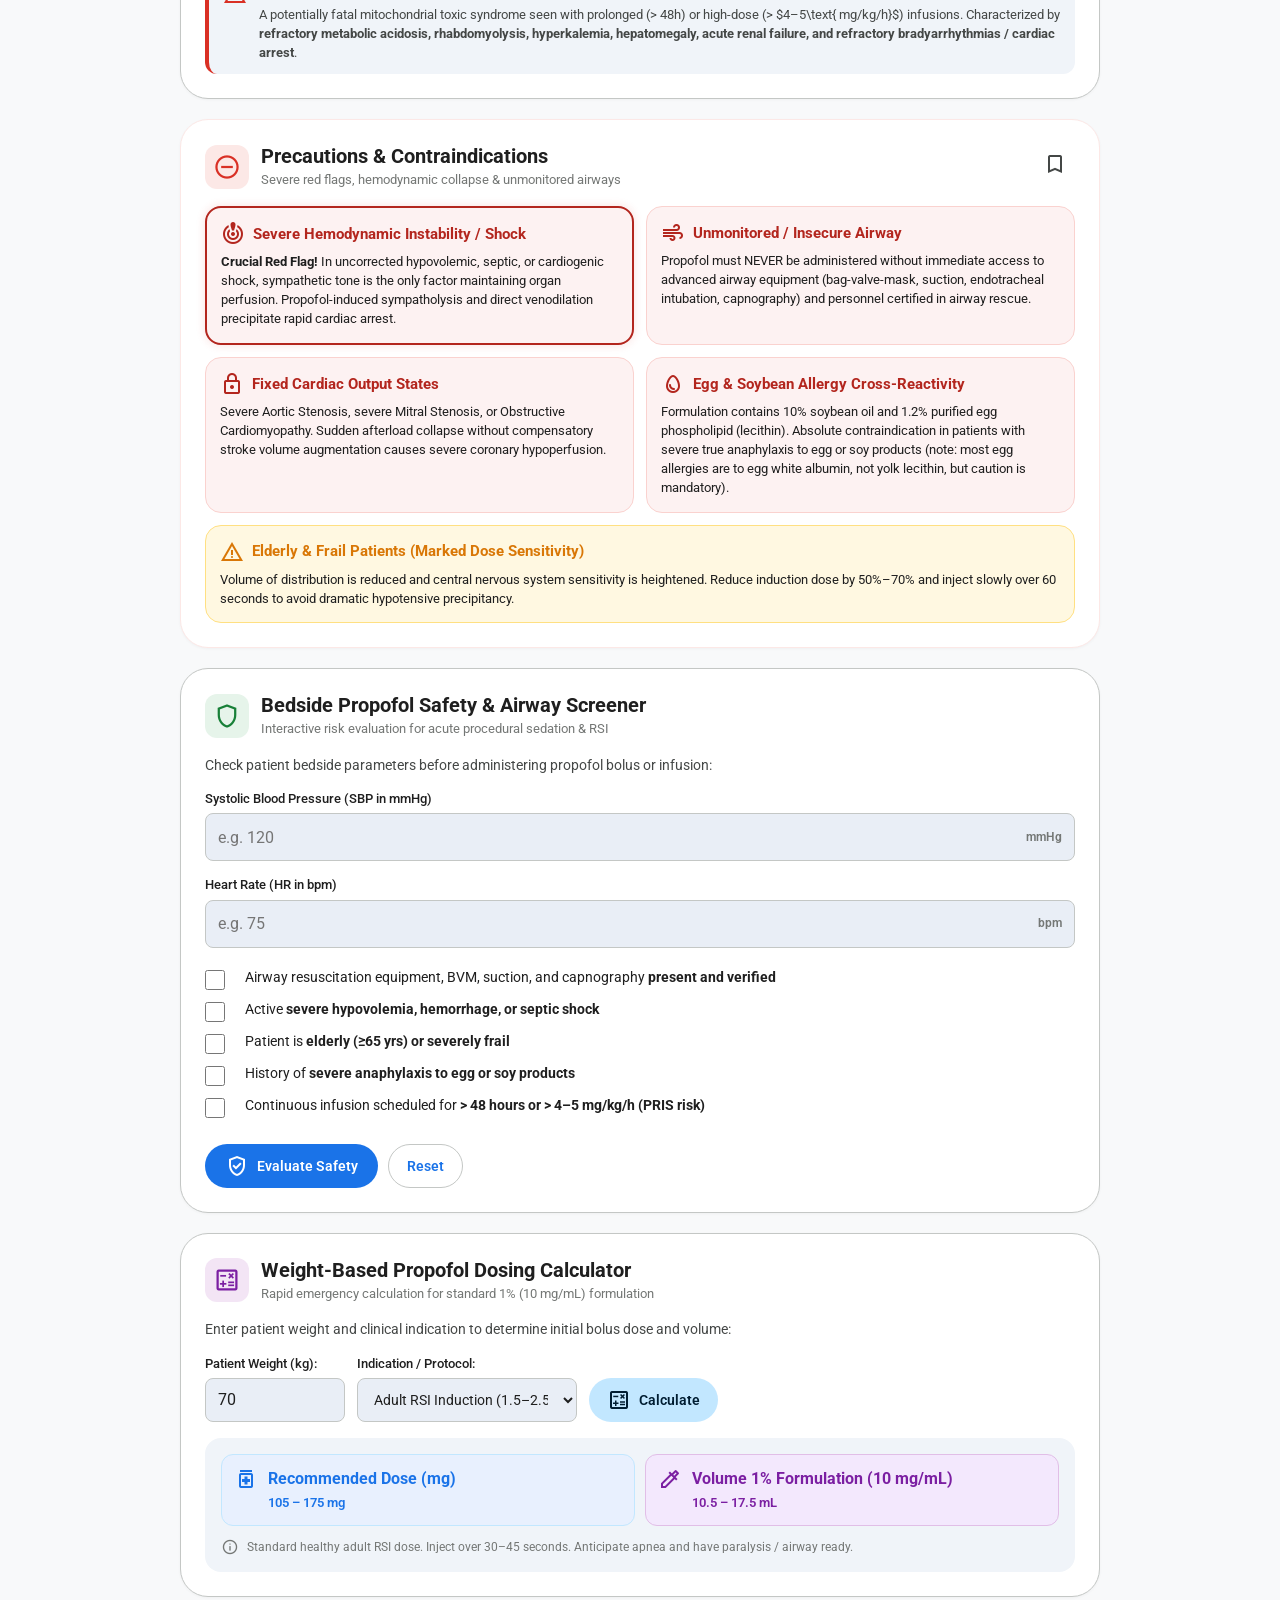
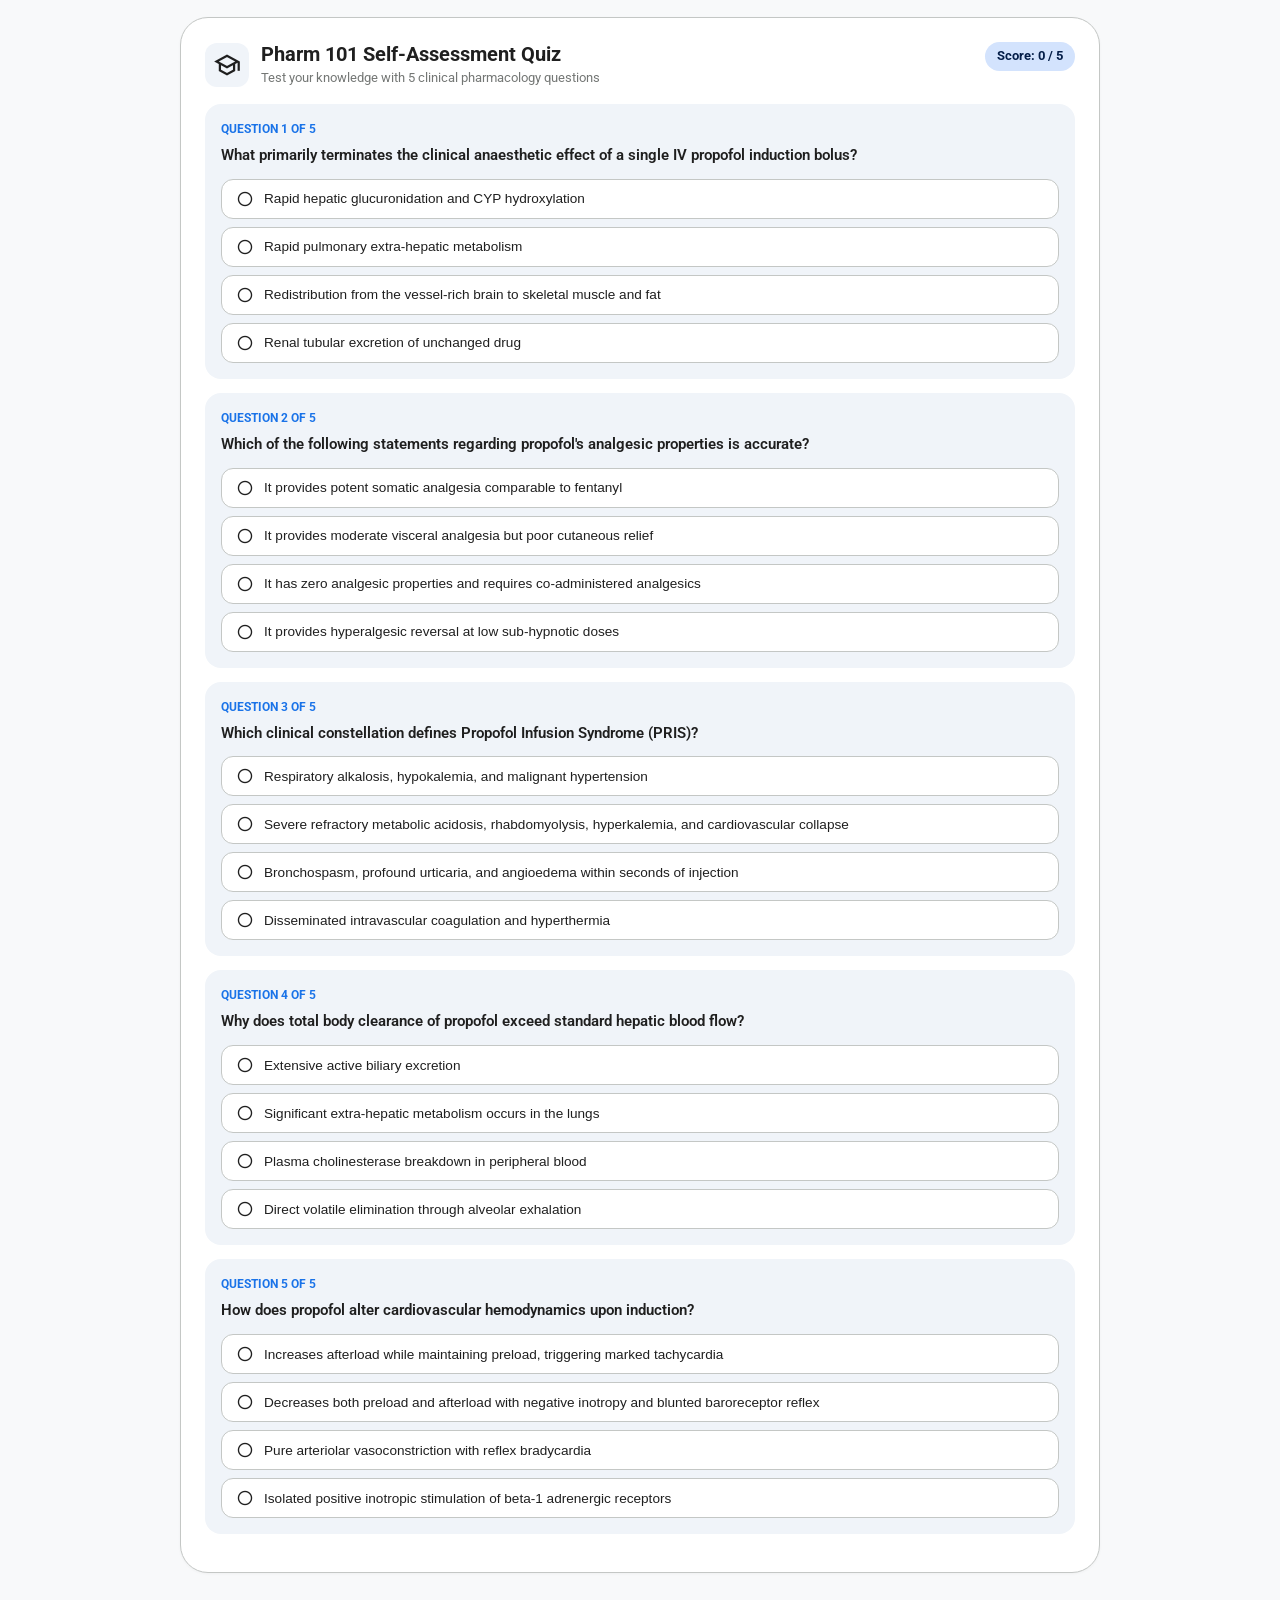
<file: propofol.html>
<!DOCTYPE html>
<html lang="en">
<head>
  <meta charset="UTF-8">
  <meta name="viewport" content="width=device-width, initial-scale=1.0, viewport-fit=cover">
  <meta name="description" content="Pharm 101: Propofol - Emergency, Anaesthetic, and Critical Care Pharmacology Reference Guide. Mobile-first Google Material web app.">
  <meta name="theme-color" content="#1a73e8" id="meta-theme-color">
  <meta name="apple-mobile-web-app-capable" content="yes">
  <meta name="apple-mobile-web-app-status-bar-style" content="default">
  <title>Propofol • Pharm 101 | Clinical Pharmacology Reference</title>

  <!-- Google Fonts: Roboto & Material Symbols -->
  <link rel="preconnect" href="https://fonts.googleapis.com">
  <link rel="preconnect" href="https://fonts.gstatic.com" crossorigin>
  <link href="https://fonts.googleapis.com/css2?family=Google+Sans:wght@400;500;700&family=Roboto:ital,wght@0,300;0,400;0,500;0,700;1,400&family=Roboto+Mono:wght@400;500&display=swap" rel="stylesheet">
  <link href="https://fonts.googleapis.com/css2?family=Material+Symbols+Outlined:opsz,wght,FILL,GRAD@20..48,100..700,0..1,-50..200" rel="stylesheet">

  <link rel="stylesheet" href="style.css">
  <link rel="manifest" href="manifest.json">
  <link rel="icon" type="image/svg+xml" href="favicon.svg">
</head>
<body class="light-theme" data-page="propofol">
  <!-- Google App Header -->
  <header class="md3-app-bar" id="topAppBar">
    <div class="app-bar-start">
      <button class="md3-icon-button" id="menuButton" aria-label="Menu Navigation" title="Menu">
        <span class="material-symbols-outlined">menu</span>
      </button>
      <a href="index.html" class="app-brand" style="text-decoration: none; color: inherit;">
        <div class="brand-icon">
          <span class="material-symbols-outlined brand-glyph">vaccines</span>
        </div>
        <div class="brand-text">
          <span class="brand-title">Pharm 101</span>
          <span class="brand-subtitle">Clinical Pharmacology</span>
        </div>
      </a>
    </div>

    <!-- Google Pill Search Bar -->
    <div class="app-search-wrapper" id="searchWrapper">
      <div class="search-box">
        <span class="material-symbols-outlined search-icon">search</span>
        <input type="search" id="searchInput" placeholder="Search Propofol kinetics, dosing, PRIS, airway..." aria-label="Search drug information" autocomplete="off">
        <button class="search-clear-btn" id="searchClearBtn" aria-label="Clear search" style="display: none;">
          <span class="material-symbols-outlined">close</span>
        </button>
      </div>
    </div>

    <div class="app-bar-end">
      <button class="md3-icon-button" id="themeToggleBtn" aria-label="Toggle dark mode" title="Toggle theme">
        <span class="material-symbols-outlined" id="themeIcon">dark_mode</span>
      </button>
      <button class="md3-icon-button" id="bookmarkListBtn" aria-label="Saved Bookmarks" title="Saved items">
        <span class="material-symbols-outlined">bookmark</span>
        <span class="badge-dot" id="bookmarkDot" style="display: none;"></span>
      </button>
    </div>
  </header>

  <!-- Filter Chips Bar (Google-style horizontal scrollable pill chips) -->
  <nav class="md3-chip-bar" id="chipBar" aria-label="Category filters">
    <div class="chip-scroller">
      <button class="md3-chip active" data-filter="all">
        <span class="material-symbols-outlined chip-icon">select_all</span>
        <span class="chip-label">All</span>
      </button>
      <button class="md3-chip" data-filter="overview">
        <span class="material-symbols-outlined chip-icon">info</span>
        <span class="chip-label">Overview</span>
      </button>
      <button class="md3-chip" data-filter="pd">
        <span class="material-symbols-outlined chip-icon">tune</span>
        <span class="chip-label">Pharmacodynamics</span>
      </button>
      <button class="md3-chip" data-filter="pk">
        <span class="material-symbols-outlined chip-icon">timer</span>
        <span class="chip-label">Pharmacokinetics</span>
      </button>
      <button class="md3-chip" data-filter="indications">
        <span class="material-symbols-outlined chip-icon">medical_services</span>
        <span class="chip-label">Clinical Uses</span>
      </button>
      <button class="md3-chip" data-filter="adverse">
        <span class="material-symbols-outlined chip-icon">report_problem</span>
        <span class="chip-label">Adverse Effects</span>
      </button>
      <button class="md3-chip" data-filter="contraindications">
        <span class="material-symbols-outlined chip-icon">block</span>
        <span class="chip-label">Contraindications</span>
      </button>
      <button class="md3-chip" data-filter="tools">
        <span class="material-symbols-outlined chip-icon">calculate</span>
        <span class="chip-label">Dosing & Tools</span>
      </button>
      <button class="md3-chip" data-filter="quiz">
        <span class="material-symbols-outlined chip-icon">quiz</span>
        <span class="chip-label">Quiz</span>
      </button>
    </div>
  </nav>

  <!-- Side Navigation Drawer -->
  <aside class="md3-nav-drawer" id="navDrawer" aria-hidden="true">
    <div class="drawer-header">
      <div class="drawer-header-brand">
        <span class="material-symbols-outlined brand-glyph">vaccines</span>
        <div>
          <h3>Pharm 101</h3>
          <p>Emergency & Critical Care</p>
        </div>
      </div>
      <button class="md3-icon-button" id="closeDrawerBtn" aria-label="Close navigation drawer">
        <span class="material-symbols-outlined">close</span>
      </button>
    </div>
    <div class="drawer-content">
      <div class="drawer-section-title">DRUG DIRECTORY</div>
      <a href="index.html" class="drawer-item">
        <span class="material-symbols-outlined">grid_view</span>
        <span>Drug Directory</span>
      </a>
      <a href="gtn.html" class="drawer-item">
        <span class="material-symbols-outlined">medication</span>
        <span>GTN (Vasodilator)</span>
      </a>
      <a href="propofol.html" class="drawer-item active">
        <span class="material-symbols-outlined">vaccines</span>
        <span>Propofol (IV Anaesthetic)</span>
      </a>
      <a href="furosemide.html" class="drawer-item">
        <span class="material-symbols-outlined">water_drop</span>
        <span>Furosemide (Loop Diuretic)</span>
      </a>
      <div class="drawer-divider"></div>
      <div class="drawer-section-title">PROPOFOL SECTIONS</div>
      <a href="#hero-section" class="drawer-item active" data-target="all">
        <span class="material-symbols-outlined">home</span>
        <span>Drug Summary</span>
      </a>
      <a href="#pd-section" class="drawer-item" data-target="pd">
        <span class="material-symbols-outlined">science</span>
        <span>Pharmacodynamics</span>
      </a>
      <a href="#pk-section" class="drawer-item" data-target="pk">
        <span class="material-symbols-outlined">hourglass_top</span>
        <span>Pharmacokinetics</span>
      </a>
      <a href="#indications-section" class="drawer-item" data-target="indications">
        <span class="material-symbols-outlined">local_hospital</span>
        <span>Clinical Indications</span>
      </a>
      <a href="#adverse-section" class="drawer-item" data-target="adverse">
        <span class="material-symbols-outlined">warning</span>
        <span>Adverse Effects & PRIS</span>
      </a>
      <a href="#contraindications-section" class="drawer-item" data-target="contraindications">
        <span class="material-symbols-outlined">do_not_disturb</span>
        <span>Red Flags & Safety</span>
      </a>
      <div class="drawer-divider"></div>
      <div class="drawer-section-title">CLINICAL INTERACTIVE TOOLS</div>
      <a href="#safety-checker-section" class="drawer-item" data-target="tools">
        <span class="material-symbols-outlined">shield</span>
        <span>Airway & PRIS Safety Screener</span>
      </a>
      <a href="#dosing-calculator-section" class="drawer-item" data-target="tools">
        <span class="material-symbols-outlined">calculate</span>
        <span>Weight-Based Dosing Tool</span>
      </a>
      <a href="#quiz-section" class="drawer-item" data-target="quiz">
        <span class="material-symbols-outlined">school</span>
        <span>Propofol Self-Quiz</span>
      </a>
    </div>
  </aside>
  <div class="drawer-scrim" id="drawerScrim"></div>

  <!-- Main Content Container -->
  <main class="md3-main-container" id="mainContainer">

    <!-- Active Search Results Banner -->
    <div class="search-status-banner" id="searchBanner" style="display: none;">
      <span class="search-status-text">Showing results for "<strong id="searchQueryDisplay"></strong>"</span>
      <button class="md3-text-button" id="resetSearchBtn">Reset</button>
    </div>

    <!-- 1. HERO / OVERVIEW CARD -->
    <section class="card-section" id="hero-section" data-category="overview">
      <div class="md3-card hero-card">
        <div class="hero-header-row">
          <div class="hero-chip-badge">
            <span class="material-symbols-outlined">bolt</span>
            <span>Clinical Pharmacology • Basic Science</span>
          </div>
          <button class="md3-icon-button bookmark-card-btn" data-card-id="hero" aria-label="Bookmark card" title="Save to bookmarks">
            <span class="material-symbols-outlined">bookmark_border</span>
          </button>
        </div>

        <h1 class="hero-title">Propofol</h1>
        <p class="hero-subtitle">Also known as: <em>2,6-diisopropylphenol</em> • "Milk of Amnesia" • 1% Lipid Emulsion</p>

        <!-- Quick Facts Pill Grid -->
        <div class="quick-facts-grid">
          <div class="fact-tile">
            <span class="fact-label">DRUG CLASS</span>
            <span class="fact-val highlight-blue">IV Anaesthetic / Sedative-Hypnotic</span>
          </div>
          <div class="fact-tile">
            <span class="fact-label">PRIMARY MECHANISM</span>
            <span class="fact-val">GABA<sub>A</sub> Potentiation &rarr; &uarr; Cl⁻ Influx</span>
          </div>
          <div class="fact-tile">
            <span class="fact-label">IV ONSET OF ACTION</span>
            <span class="fact-val">&lt; 30–45 seconds (1 circulation time)</span>
          </div>
          <div class="fact-tile">
            <span class="fact-label">OFFSET MECHANISM</span>
            <span class="fact-val">Rapid Redistribution (Brain &rarr; Muscle/Fat)</span>
          </div>
          <div class="fact-tile">
            <span class="fact-label">CLINICAL DURATION</span>
            <span class="fact-val">3 – 8 minutes (Distribution t½: 2–4 min)</span>
          </div>
          <div class="fact-tile">
            <span class="fact-label">CRITICAL PEARL</span>
            <span class="fact-val highlight-amber">NO Analgesic Effect (Needs Opioid)</span>
          </div>
        </div>
      </div>
    </section>

    <!-- 2. PHARMACODYNAMICS SECTION -->
    <section class="card-section" id="pd-section" data-category="pd">
      <div class="md3-card pd-card">
        <div class="card-top-bar">
          <div class="card-heading-group">
            <span class="material-symbols-outlined section-icon color-blue">tune</span>
            <div>
              <h2 class="card-title">Pharmacodynamics (PD)</h2>
              <p class="card-subhead">Multiple organ system effects: CNS, Cardiovascular & Respiratory</p>
            </div>
          </div>
          <button class="md3-icon-button bookmark-card-btn" data-card-id="pd" aria-label="Bookmark Pharmacodynamics">
            <span class="material-symbols-outlined">bookmark_border</span>
          </button>
        </div>

        <!-- Biochemical Pathway Stepper -->
        <div class="pathway-container">
          <div class="pathway-step">
            <div class="step-num">1</div>
            <div class="step-content">
              <strong>GABA<sub>A</sub> Receptor Allosteric Binding</strong>
              <p>Propofol binds specifically to transmembrane domains on the &beta;-subunit of the ligand-gated <strong>GABA<sub>A</sub> receptor</strong> complex in the central nervous system.</p>
            </div>
          </div>
          <div class="step-connector"></div>
          <div class="pathway-step">
            <div class="step-num">2</div>
            <div class="step-content">
              <strong>Chloride Ion Channel Opening</strong>
              <p>Significantly increases channel opening duration and potentiates endogenous GABA activity, driving massive intracellular <strong>chloride (Cl⁻) influx</strong>.</p>
            </div>
          </div>
          <div class="step-connector"></div>
          <div class="pathway-step">
            <div class="step-num">3</div>
            <div class="step-content">
              <strong>Neuronal Hyperpolarization & CNS Depression</strong>
              <p>Hyperpolarizes post-synaptic neuronal membranes, creating widespread inhibition of cortical and subcortical neurotransmission, leading to rapid hypnosis and amnesia.</p>
            </div>
          </div>
        </div>

        <!-- Organ-System Effects Grid -->
        <div class="dose-dynamics-box">
          <div class="dose-column veno-col">
            <div class="dose-header">
              <span class="material-symbols-outlined">psychology</span>
              <h4>Central Nervous System (CNS)</h4>
            </div>
            <div class="dose-tag">Hypnotic & Anticonvulsant</div>
            <ul class="clean-bullet-list">
              <li><strong>Profound Hypnosis:</strong> Smooth and rapid loss of consciousness within 30–45 seconds.</li>
              <li><strong>Potent Anticonvulsant:</strong> Terminates status epilepticus refractory to benzodiazepines.</li>
              <li><strong>Decreases ICP:</strong> Lowers both Cerebral Metabolic Rate ($CMRO_2$) and Cerebral Blood Flow ($CBF$).</li>
              <li><strong style="color: #b3261e;">NO ANALGESIC EFFECT:</strong> Does NOT provide any pain relief. Must always co-administer analgesics (e.g., fentanyl, ketamine) for painful procedures.</li>
            </ul>
          </div>

          <div class="dose-column arterio-col">
            <div class="dose-header">
              <span class="material-symbols-outlined">favorite</span>
              <h4>Cardiovascular System</h4>
            </div>
            <div class="dose-tag">Preload & Afterload Drop</div>
            <ul class="clean-bullet-list">
              <li><strong>Marked Hypotension:</strong> Decreases both preload (venodilation) and afterload (arteriolar relaxation).</li>
              <li><strong>Negative Inotropic Action:</strong> Directly suppresses myocardial contractility.</li>
              <li><strong>Exaggerated in Hypovolemia & Elderly:</strong> Profound SBP drops occur in shocked or volume-depleted patients.</li>
              <li><strong>Blunted Baroreceptors:</strong> Inhibits baroreceptor response, so reflex tachycardia is noticeably blunted.</li>
            </ul>
          </div>
        </div>

        <!-- Respiratory & Other Effects -->
        <div class="info-block" style="margin-top: 12px;">
          <h4 class="block-title">
            <span class="material-symbols-outlined">lungs</span>
            Respiratory & Secondary Effects
          </h4>
          <p><strong>Respiratory Depression:</strong> Dose-related central depression of respiratory drive. Markedly decreases respiratory rate and blunts ventilatory response to hypercapnia and hypoxia. Causes significant reduction in tidal volume and loss of protective pharyngeal/laryngeal airway reflexes. <strong>Transient apnea</strong> occurs in > 50% of induction doses.</p>
          <p style="margin-top: 6px;"><strong>Anti-Emetic Action:</strong> Unique among general anaesthetics, propofol has direct anti-emetic properties even at sub-hypnotic doses ($10–20\text{ mg}$), mediated via dopamine and 5-HT<sub>3</sub> pathway modulation in the chemoreceptor trigger zone.</p>
        </div>

        <!-- Key Clinical Pearl Box -->
        <div class="pearl-callout">
          <span class="material-symbols-outlined pearl-icon">lightbulb</span>
          <div class="pearl-text">
            <strong>Key Emergency Pearl:</strong> Propofol produces rapid, deep hypnosis but has <em>zero analgesic activity</em>. Procedural sedation without appropriate analgesia will result in purposeful patient movement, tachycardia, and hypertension in response to painful stimuli despite deep sedation.
          </div>
        </div>
      </div>
    </section>

    <!-- 3. PHARMACOKINETICS SECTION -->
    <section class="card-section" id="pk-section" data-category="pk">
      <div class="md3-card pk-card">
        <div class="card-top-bar">
          <div class="card-heading-group">
            <span class="material-symbols-outlined section-icon color-teal">timer</span>
            <div>
              <h2 class="card-title">Pharmacokinetics (PK)</h2>
              <p class="card-subhead">Redistribution mechanics, hepatic and extra-hepatic clearance</p>
            </div>
          </div>
          <button class="md3-icon-button bookmark-card-btn" data-card-id="pk" aria-label="Bookmark Pharmacokinetics">
            <span class="material-symbols-outlined">bookmark_border</span>
          </button>
        </div>

        <!-- Metric Stat Cards -->
        <div class="metric-row">
          <div class="metric-card">
            <div class="metric-number">2–4 min</div>
            <div class="metric-title">Distribution Half-Life (t½α)</div>
            <div class="metric-desc">Rapid shift out of vessel-rich brain tissue terminates single bolus effect</div>
          </div>
          <div class="metric-card">
            <div class="metric-number">4–23 min</div>
            <div class="metric-title">Elimination Half-Life (t½β)</div>
            <div class="metric-desc">Initial metabolic elimination; terminal t½ can extend with prolonged infusions</div>
          </div>
          <div class="metric-card">
            <div class="metric-number">3–8 min</div>
            <div class="metric-title">Clinical Duration of Action</div>
            <div class="metric-desc">Ideal for rapid awakening in brief emergency procedural sedations</div>
          </div>
        </div>

        <!-- Redistribution Concept Deep-Dive -->
        <div class="tachyphylaxis-banner" style="background-color: #e0f2f1; border-color: #80cbc4;">
          <div class="tachy-header">
            <span class="material-symbols-outlined tachy-icon" style="color: #00796b;">swap_horiz</span>
            <div>
              <h4 style="color: #004d40;">The Cardinal Kinetic Rule: Redistribution vs Metabolism</h4>
              <p class="tachy-sub" style="color: #00796b;">Why patients wake up in under 10 minutes</p>
            </div>
          </div>
          <div class="tachy-body">
            <p>Following an intravenous bolus, propofol rapidly equilibrates across the blood-brain barrier into the vessel-rich central nervous system within 30 seconds due to its high lipophilicity.</p>
            <p><strong>Waking up is NOT due to rapid hepatic breakdown:</strong> Patient awakening after a single dose is driven primarily by <strong>rapid redistribution</strong> down concentration gradients from the brain into poorly perfused peripheral compartments (skeletal muscle and adipose tissue).</p>
            <div class="solution-pill" style="border-color: #80cbc4;">
              <span class="material-symbols-outlined" style="color: #00796b;">info</span>
              <span><strong>Context-Sensitive Half-Time (CSHT):</strong> With prolonged continuous infusions (> 48h), peripheral tissues become saturated, and awakening becomes dependent on slow metabolic elimination, prolonging emergence time.</span>
            </div>
          </div>
        </div>

        <!-- Metabolism and Clearance Details -->
        <div class="info-block" style="margin-top: 14px;">
          <h4 class="block-title">
            <span class="material-symbols-outlined">metabolism</span>
            Metabolism & Extra-Hepatic (Pulmonary) Clearance
          </h4>
          <p>Propofol undergoes extensive and rapid clearance in the liver via glucuronidation (UGT1A9) and CYP2B6/2C9 hydroxylation to inactive water-soluble quinols. <strong>Key Clinical Anomaly:</strong> Propofol’s total body clearance ($1.5–2.2\text{ L/min}$) <em>exceeds normal hepatic blood flow</em> ($1.2\text{ L/min}$), providing definitive proof of significant <strong>extra-hepatic metabolism in the lungs</strong>. Metabolites are excreted renally (< 1% unchanged).</p>
        </div>
      </div>
    </section>

    <!-- 4. CLINICAL USES / INDICATIONS SECTION -->
    <section class="card-section" id="indications-section" data-category="indications">
      <div class="md3-card indications-card">
        <div class="card-top-bar">
          <div class="card-heading-group">
            <span class="material-symbols-outlined section-icon color-indigo">medical_services</span>
            <div>
              <h2 class="card-title">Clinical Uses & Indications</h2>
              <p class="card-subhead">Emergency procedural sedation, RSI induction, and ICU maintenance</p>
            </div>
          </div>
          <button class="md3-icon-button bookmark-card-btn" data-card-id="indications" aria-label="Bookmark Indications">
            <span class="material-symbols-outlined">bookmark_border</span>
          </button>
        </div>

        <div class="indications-grid">
          <div class="indication-card">
            <div class="indication-icon-wrap bg-blue">
              <span class="material-symbols-outlined">timer</span>
            </div>
            <div class="indication-info">
              <h3>Procedural Sedation</h3>
              <p>Emergency department reductions (dislocated shoulder, fractures), synchronized electrical cardioversion, and endoscopy. Rapid onset and crystal-clear emergence.</p>
              <div class="mini-tag">0.5 – 1.0 mg/kg Slow Bolus</div>
            </div>
          </div>

          <div class="indication-card">
            <div class="indication-icon-wrap bg-red">
              <span class="material-symbols-outlined">airline_seat_flat</span>
            </div>
            <div class="indication-info">
              <h3>Adult Rapid Sequence Induction (RSI)</h3>
              <p>Standard induction agent for endotracheal intubation in hemodynamically stable patients. Rapidly abolishes laryngeal and pharyngeal reflexes.</p>
              <div class="mini-tag">1.0 – 2.5 mg/kg IV</div>
            </div>
          </div>

          <div class="indication-card">
            <div class="indication-info">
              <div class="indication-icon-wrap bg-orange" style="float: left; margin-right: 12px;">
                <span class="material-symbols-outlined">child_care</span>
              </div>
              <h3>Pediatric Anaesthesia Induction</h3>
              <p>Higher doses are required in infants and children due to larger volume of distribution ($V_d$) and elevated weight-normalized clearance rates.</p>
              <div class="mini-tag">2.5 – 3.5 mg/kg IV</div>
            </div>
          </div>

          <div class="indication-card">
            <div class="indication-info">
              <div class="indication-icon-wrap bg-purple" style="float: left; margin-right: 12px;">
                <span class="material-symbols-outlined">monitor_heart</span>
              </div>
              <h3>Maintenance of Anaesthesia / TIVA</h3>
              <p>Total Intravenous Anaesthesia (TIVA) using target-controlled infusions (TCI) or continuous infusion pumps for surgical operations and ventilator tolerance.</p>
              <div class="mini-tag">4 – 12 mg/kg/h Titrated</div>
            </div>
          </div>

          <div class="indication-card full-span">
            <div class="indication-icon-wrap bg-amber">
              <span class="material-symbols-outlined">elderly</span>
            </div>
            <div class="indication-info">
              <h3>Elderly & Shock Dosing Adjustment</h3>
              <p>In patients over 65 years or those with volume depletion, reduce induction doses by <strong>50%–70%</strong> ($0.5–1.0\text{ mg/kg}$ slowly) to prevent sudden profound cardiovascular collapse. Always optimize intravascular volume first.</p>
              <div class="mini-tag warning">Dose Reduction Required</div>
            </div>
          </div>
        </div>
      </div>
    </section>

    <!-- 5. ADVERSE EFFECTS SECTION -->
    <section class="card-section" id="adverse-section" data-category="adverse">
      <div class="md3-card adverse-card">
        <div class="card-top-bar">
          <div class="card-heading-group">
            <span class="material-symbols-outlined section-icon color-amber">report_problem</span>
            <div>
              <h2 class="card-title">Adverse Effects & PRIS</h2>
              <p class="card-subhead">Direct pharmacological consequences and high-risk infusion syndromes</p>
            </div>
          </div>
          <button class="md3-icon-button bookmark-card-btn" data-card-id="adverse" aria-label="Bookmark Adverse Effects">
            <span class="material-symbols-outlined">bookmark_border</span>
          </button>
        </div>

        <div class="adverse-list">
          <div class="adverse-item">
            <div class="adverse-icon-col">
              <span class="material-symbols-outlined">trending_down</span>
            </div>
            <div class="adverse-detail">
              <h4>Systemic Hypotension</h4>
              <p>Direct myocardial depression combined with arterial and venous vasodilation. SBP drops by 20%–40% in standard inductions, significantly intensified by baseline dehydration or elderly age.</p>
            </div>
          </div>

          <div class="adverse-item">
            <div class="adverse-icon-col">
              <span class="material-symbols-outlined">air</span>
            </div>
            <div class="adverse-detail">
              <h4>Apnea & Airway Obstruction</h4>
              <p>Abolition of upper airway tone and profound depression of the medullary respiratory center. Risk of severe hypoxia and pulmonary aspiration if airway is unprotected.</p>
            </div>
          </div>

          <div class="adverse-item">
            <div class="adverse-icon-col">
              <span class="material-symbols-outlined">front_hand</span>
            </div>
            <div class="adverse-detail">
              <h4>Severe Pain on Injection</h4>
              <p>Reported in 30%–70% of peripheral injections due to irritation by the aqueous phase lipid emulsion. Mitigated by using larger antecubital veins, co-administering IV lidocaine ($1\text{ mg/kg}$), or cold saline flush.</p>
            </div>
          </div>

          <div class="adverse-item" style="border-left-color: #d93025;">
            <div class="adverse-icon-col" style="color: #d93025;">
              <span class="material-symbols-outlined">warning</span>
            </div>
            <div class="adverse-detail">
              <h4 style="color: #d93025;">Propofol Infusion Syndrome (PRIS)</h4>
              <p>A potentially fatal mitochondrial toxic syndrome seen with prolonged (> 48h) or high-dose (> $4–5\text{ mg/kg/h}$) infusions. Characterized by <strong>refractory metabolic acidosis, rhabdomyolysis, hyperkalemia, hepatomegaly, acute renal failure, and refractory bradyarrhythmias / cardiac arrest</strong>.</p>
            </div>
          </div>
        </div>
      </div>
    </section>

    <!-- 6. PRECAUTIONS & CONTRAINDICATIONS SECTION -->
    <section class="card-section" id="contraindications-section" data-category="contraindications">
      <div class="md3-card danger-card">
        <div class="card-top-bar">
          <div class="card-heading-group">
            <span class="material-symbols-outlined section-icon color-danger">do_not_disturb_on</span>
            <div>
              <h2 class="card-title">Precautions & Contraindications</h2>
              <p class="card-subhead">Severe red flags, hemodynamic collapse & unmonitored airways</p>
            </div>
          </div>
          <button class="md3-icon-button bookmark-card-btn" data-card-id="contraindications" aria-label="Bookmark Contraindications">
            <span class="material-symbols-outlined">bookmark_border</span>
          </button>
        </div>

        <div class="danger-boxes-grid">
          <div class="danger-box highlight-critical">
            <div class="danger-header">
              <span class="material-symbols-outlined">crisis_alert</span>
              <h3>Severe Hemodynamic Instability / Shock</h3>
            </div>
            <p><strong>Crucial Red Flag!</strong> In uncorrected hypovolemic, septic, or cardiogenic shock, sympathetic tone is the only factor maintaining organ perfusion. Propofol-induced sympatholysis and direct venodilation precipitate rapid cardiac arrest.</p>
          </div>

          <div class="danger-box">
            <div class="danger-header">
              <span class="material-symbols-outlined">air</span>
              <h3>Unmonitored / Insecure Airway</h3>
            </div>
            <p>Propofol must NEVER be administered without immediate access to advanced airway equipment (bag-valve-mask, suction, endotracheal intubation, capnography) and personnel certified in airway rescue.</p>
          </div>

          <div class="danger-box">
            <div class="danger-header">
              <span class="material-symbols-outlined">lock</span>
              <h3>Fixed Cardiac Output States</h3>
            </div>
            <p>Severe Aortic Stenosis, severe Mitral Stenosis, or Obstructive Cardiomyopathy. Sudden afterload collapse without compensatory stroke volume augmentation causes severe coronary hypoperfusion.</p>
          </div>

          <div class="danger-box">
            <div class="danger-header">
              <span class="material-symbols-outlined">egg</span>
              <h3>Egg & Soybean Allergy Cross-Reactivity</h3>
            </div>
            <p>Formulation contains 10% soybean oil and 1.2% purified egg phospholipid (lecithin). Absolute contraindication in patients with severe true anaphylaxis to egg or soy products (note: most egg allergies are to egg white albumin, not yolk lecithin, but caution is mandatory).</p>
          </div>

          <div class="danger-box full-span warning-alert">
            <div class="danger-header">
              <span class="material-symbols-outlined">warning</span>
              <h3>Elderly & Frail Patients (Marked Dose Sensitivity)</h3>
            </div>
            <p>Volume of distribution is reduced and central nervous system sensitivity is heightened. Reduce induction dose by 50%–70% and inject slowly over 60 seconds to avoid dramatic hypotensive precipitancy.</p>
          </div>
        </div>
      </div>
    </section>

    <!-- 7. INTERACTIVE BED-SIDE SAFETY & PRIS SCREENER -->
    <section class="card-section" id="safety-checker-section" data-category="tools">
      <div class="md3-card tools-card">
        <div class="card-top-bar">
          <div class="card-heading-group">
            <span class="material-symbols-outlined section-icon color-green">shield</span>
            <div>
              <h2 class="card-title">Bedside Propofol Safety & Airway Screener</h2>
              <p class="card-subhead">Interactive risk evaluation for acute procedural sedation & RSI</p>
            </div>
          </div>
        </div>

        <p class="tool-intro">Check patient bedside parameters before administering propofol bolus or infusion:</p>

        <form id="propofolSafetyForm" class="safety-form">
          <div class="input-field-group">
            <label for="pSbpInput">Systolic Blood Pressure (SBP in mmHg)</label>
            <div class="md3-text-field">
              <input type="number" id="pSbpInput" placeholder="e.g. 120" min="40" max="260" required>
              <span class="unit-badge">mmHg</span>
            </div>
          </div>

          <div class="input-field-group">
            <label for="pShockIndexInput">Heart Rate (HR in bpm)</label>
            <div class="md3-text-field">
              <input type="number" id="pHrInput" placeholder="e.g. 75" min="20" max="220" required>
              <span class="unit-badge">bpm</span>
            </div>
          </div>

          <div class="checkboxes-group">
            <label class="md3-checkbox-label">
              <input type="checkbox" id="checkAirwayReady">
              <span class="checkbox-box"></span>
              <span class="check-text">Airway resuscitation equipment, BVM, suction, and capnography <strong>present and verified</strong></span>
            </label>

            <label class="md3-checkbox-label">
              <input type="checkbox" id="checkHypovolemia">
              <span class="checkbox-box"></span>
              <span class="check-text">Active <strong>severe hypovolemia, hemorrhage, or septic shock</strong></span>
            </label>

            <label class="md3-checkbox-label">
              <input type="checkbox" id="checkElderlyFrail">
              <span class="checkbox-box"></span>
              <span class="check-text">Patient is <strong>elderly (&ge;65 yrs) or severely frail</strong></span>
            </label>

            <label class="md3-checkbox-label">
              <input type="checkbox" id="checkEggSoyAllergy">
              <span class="checkbox-box"></span>
              <span class="check-text">History of <strong>severe anaphylaxis to egg or soy products</strong></span>
            </label>

            <label class="md3-checkbox-label">
              <input type="checkbox" id="checkPrisRisk">
              <span class="checkbox-box"></span>
              <span class="check-text">Continuous infusion scheduled for <strong>&gt; 48 hours or &gt; 4–5 mg/kg/h (PRIS risk)</strong></span>
            </label>
          </div>

          <div class="form-actions">
            <button type="button" class="md3-filled-button" id="evalPropofolSafetyBtn">
              <span class="material-symbols-outlined">verified_user</span>
              <span>Evaluate Safety</span>
            </button>
            <button type="button" class="md3-outlined-button" id="resetPropofolSafetyBtn">Reset</button>
          </div>
        </form>

        <div id="propofolSafetyResultBox" class="safety-result-box" style="display: none;">
          <!-- Populated by JavaScript -->
        </div>
      </div>
    </section>

    <!-- 8. WEIGHT-BASED DOSING CALCULATOR -->
    <section class="card-section" id="dosing-calculator-section" data-category="tools">
      <div class="md3-card tolerance-card">
        <div class="card-top-bar">
          <div class="card-heading-group">
            <span class="material-symbols-outlined section-icon color-purple">calculate</span>
            <div>
              <h2 class="card-title">Weight-Based Propofol Dosing Calculator</h2>
              <p class="card-subhead">Rapid emergency calculation for standard 1% (10 mg/mL) formulation</p>
            </div>
          </div>
        </div>

        <p class="tool-intro">Enter patient weight and clinical indication to determine initial bolus dose and volume:</p>

        <div class="calc-row">
          <div class="calc-input">
            <label for="patientWeight">Patient Weight (kg):</label>
            <input type="number" id="patientWeight" value="70" min="5" max="250" class="md3-time-input" style="width: 140px;">
          </div>
          <div class="calc-input">
            <label for="dosingIndication">Indication / Protocol:</label>
            <select id="dosingIndication" class="md3-time-input" style="width: 220px; font-size: 0.88rem;">
              <option value="sedation">Procedural Sedation (0.5–1.0 mg/kg)</option>
              <option value="adult-rsi" selected>Adult RSI Induction (1.5–2.5 mg/kg)</option>
              <option value="elderly-rsi">Elderly / Shock Induction (0.5–1.0 mg/kg)</option>
              <option value="peds-rsi">Pediatric RSI Induction (2.5–3.5 mg/kg)</option>
            </select>
          </div>
          <button class="md3-tonal-button" id="calcDoseBtn">
            <span class="material-symbols-outlined">calculate</span>
            <span>Calculate</span>
          </button>
        </div>

        <div class="schedule-output-card" id="doseOutputCard">
          <div class="timeline-row">
            <div class="timeline-chip active-period">
              <span class="material-symbols-outlined">medication</span>
              <div>
                <strong>Recommended Dose (mg)</strong>
                <p id="doseMgText">105 – 175 mg</p>
              </div>
            </div>
            <div class="timeline-chip free-period">
              <span class="material-symbols-outlined">colorize</span>
              <div>
                <strong>Volume 1% Formulation (10 mg/mL)</strong>
                <p id="doseMlText">10.5 – 17.5 mL</p>
              </div>
            </div>
          </div>
          <div class="rationale-note">
            <span class="material-symbols-outlined">info</span>
            <span id="doseClinicalTip">Standard healthy adult RSI dose. Titrate slowly over 30–60 seconds while monitoring blood pressure and SpO2.</span>
          </div>
        </div>
      </div>
    </section>

    <!-- 9. PROPOFOL PHARM 101 SELF-ASSESSMENT QUIZ -->
    <section class="card-section" id="quiz-section" data-category="quiz">
      <div class="md3-card quiz-card">
        <div class="card-top-bar">
          <div class="card-heading-group">
            <span class="material-symbols-outlined section-icon color-red">school</span>
            <div>
              <h2 class="card-title">Pharm 101 Self-Assessment Quiz</h2>
              <p class="card-subhead">Test your knowledge with 5 clinical pharmacology questions</p>
            </div>
          </div>
          <div class="quiz-score-badge" id="quizScoreBadge">Score: <span id="currentScore">0</span> / 5</div>
        </div>

        <div class="quiz-container" id="quizContainer">
          <!-- Dynamically populated via JavaScript -->
        </div>

        <div class="quiz-controls">
          <button class="md3-filled-button" id="restartQuizBtn" style="display: none;">
            <span class="material-symbols-outlined">replay</span>
            <span>Restart Quiz</span>
          </button>
        </div>
      </div>
    </section>

  </main>

  <!-- Google Floating Action Button (FAB) -->
  <button class="md3-fab" id="fabAction" aria-label="Dosing Calculator" title="Quick Dosing Tool">
    <span class="material-symbols-outlined">calculate</span>
    <span class="fab-label">Dosing Tool</span>
  </button>

  <!-- Mobile Bottom Navigation Bar (Google Material 3 Standard) -->
  <nav class="md3-bottom-nav" id="bottomNav" aria-label="Bottom mobile navigation">
    <button class="nav-item active" data-nav="all">
      <span class="material-symbols-outlined nav-icon">home</span>
      <span class="nav-label">Summary</span>
    </button>
    <button class="nav-item" data-nav="pd">
      <span class="material-symbols-outlined nav-icon">tune</span>
      <span class="nav-label">Dynamics</span>
    </button>
    <button class="nav-item" data-nav="pk">
      <span class="material-symbols-outlined nav-icon">timer</span>
      <span class="nav-label">Kinetics</span>
    </button>
    <button class="nav-item" data-nav="contraindications">
      <span class="material-symbols-outlined nav-icon">shield</span>
      <span class="nav-label">Safety</span>
    </button>
    <button class="nav-item" data-nav="quiz">
      <span class="material-symbols-outlined nav-icon">quiz</span>
      <span class="nav-label">Quiz</span>
    </button>
  </nav>

  <!-- Bookmarks Modal Dialog -->
  <dialog class="md3-dialog" id="bookmarksDialog">
    <div class="dialog-surface">
      <div class="dialog-header">
        <h3 class="dialog-title">Saved Propofol Sections</h3>
        <button class="md3-icon-button" id="closeBookmarksDialogBtn" aria-label="Close dialog">
          <span class="material-symbols-outlined">close</span>
        </button>
      </div>
      <div class="dialog-body" id="bookmarksDialogBody">
        <!-- Injected by JavaScript -->
      </div>
      <div class="dialog-actions">
        <button class="md3-text-button" id="clearAllBookmarksBtn">Clear All</button>
        <button class="md3-filled-button" id="doneBookmarksBtn">Done</button>
      </div>
    </div>
  </dialog>

  <!-- Toast Notification Snackbar -->
  <div class="md3-snackbar" id="appSnackbar" role="status" aria-live="polite">
    <span class="snackbar-text" id="snackbarText">Action completed</span>
  </div>

  <script src="propofol.js"></script>
</body>
</html>
</file>
<file: style.css>
/* ==========================================================================
   Google Material Design 3 (Material You) Mobile-First Stylesheet
   Pharm 101 - Glycerol Trinitrate (GTN)
   ========================================================================== */

/* --------------------------------------------------------------------------
   1. CSS Custom Properties / MD3 Design Tokens
   -------------------------------------------------------------------------- */
:root {
  /* MD3 Color Palette - Light Theme */
  --md-sys-color-primary: #1a73e8;
  --md-sys-color-on-primary: #ffffff;
  --md-sys-color-primary-container: #d3e3fd;
  --md-sys-color-on-primary-container: #041e49;

  --md-sys-color-secondary: #00639b;
  --md-sys-color-secondary-container: #c2e7ff;
  --md-sys-color-on-secondary-container: #001d32;

  --md-sys-color-surface: #ffffff;
  --md-sys-color-on-surface: #1f1f1f;
  --md-sys-color-surface-variant: #f1f3f4;
  --md-sys-color-on-surface-variant: #444746;
  
  --md-sys-color-surface-container-lowest: #ffffff;
  --md-sys-color-surface-container-low: #f8f9fa;
  --md-sys-color-surface-container: #f0f4f9;
  --md-sys-color-surface-container-high: #e9eef6;
  --md-sys-color-surface-container-highest: #dfe3e8;

  --md-sys-color-outline: #747775;
  --md-sys-color-outline-variant: #c4c7c5;

  --md-sys-color-error: #b3261e;
  --md-sys-color-error-container: #f9dedc;
  --md-sys-color-on-error: #ffffff;

  --md-sys-color-warning: #b06000;
  --md-sys-color-warning-container: #ffe0b2;

  --md-sys-color-success: #137333;
  --md-sys-color-success-container: #ceead6;

  /* Typography */
  --font-brand: 'Google Sans', -apple-system, BlinkMacSystemFont, 'Segoe UI', Roboto, Helvetica, Arial, sans-serif;
  --font-body: 'Roboto', -apple-system, BlinkMacSystemFont, 'Segoe UI', sans-serif;
  --font-mono: 'Roboto Mono', monospace;

  /* Elevations / Box Shadows */
  --md-elevation-1: 0px 1px 3px 1px rgba(0, 0, 0, 0.15), 0px 1px 2px 0px rgba(0, 0, 0, 0.30);
  --md-elevation-2: 0px 2px 6px 2px rgba(0, 0, 0, 0.15), 0px 1px 2px 0px rgba(0, 0, 0, 0.30);
  --md-elevation-3: 0px 4px 8px 3px rgba(0, 0, 0, 0.15), 0px 1px 3px 0px rgba(0, 0, 0, 0.30);
  --md-elevation-4: 0px 6px 10px 4px rgba(0, 0, 0, 0.15), 0px 2px 3px 0px rgba(0, 0, 0, 0.30);

  /* Shape tokens */
  --shape-corner-xs: 4px;
  --shape-corner-s: 8px;
  --shape-corner-m: 12px;
  --shape-corner-l: 16px;
  --shape-corner-xl: 28px;
  --shape-corner-full: 9999px;

  /* Nav dimensions */
  --header-height: 64px;
  --bottom-nav-height: 68px;
  --safe-bottom: env(safe-area-inset-bottom, 0px);

  /* Transition speeds */
  --transition-standard: cubic-bezier(0.2, 0, 0, 1) 200ms;
  --transition-decelerate: cubic-bezier(0, 0, 0.2, 1) 250ms;
}

/* Dark Theme Overrides */
body.dark-theme {
  --md-sys-color-primary: #a8c7fa;
  --md-sys-color-on-primary: #062e6f;
  --md-sys-color-primary-container: #0842a0;
  --md-sys-color-on-primary-container: #d3e3fd;

  --md-sys-color-secondary: #7fcfff;
  --md-sys-color-secondary-container: #004a77;
  --md-sys-color-on-secondary-container: #c2e7ff;

  --md-sys-color-surface: #131314;
  --md-sys-color-on-surface: #e3e3e3;
  --md-sys-color-surface-variant: #282a2c;
  --md-sys-color-on-surface-variant: #c4c7c5;

  --md-sys-color-surface-container-lowest: #0e0e0e;
  --md-sys-color-surface-container-low: #1b1b1f;
  --md-sys-color-surface-container: #1e1f20;
  --md-sys-color-surface-container-high: #28292a;
  --md-sys-color-surface-container-highest: #333537;

  --md-sys-color-outline: #8e918f;
  --md-sys-color-outline-variant: #444746;

  --md-sys-color-error: #f2b8b5;
  --md-sys-color-error-container: #8c1d18;
  --md-sys-color-on-error: #601410;

  --md-sys-color-warning: #ffb74d;
  --md-sys-color-warning-container: #7f3d00;

  --md-sys-color-success: #81c995;
  --md-sys-color-success-container: #0d652d;

  --md-elevation-1: 0px 1px 3px 1px rgba(0, 0, 0, 0.4), 0px 1px 2px 0px rgba(0, 0, 0, 0.6);
  --md-elevation-2: 0px 2px 6px 2px rgba(0, 0, 0, 0.45), 0px 1px 2px 0px rgba(0, 0, 0, 0.6);
  --md-elevation-3: 0px 4px 8px 3px rgba(0, 0, 0, 0.5), 0px 1px 3px 0px rgba(0, 0, 0, 0.6);
}

/* --------------------------------------------------------------------------
   2. Reset & Mobile-First Base
   -------------------------------------------------------------------------- */
*, *::before, *::after {
  box-sizing: border-box;
  margin: 0;
  padding: 0;
  -webkit-tap-highlight-color: transparent;
}

html {
  font-size: 16px;
  scroll-behavior: smooth;
  height: 100%;
}

body {
  font-family: var(--font-body);
  background-color: var(--md-sys-color-surface-container-low);
  color: var(--md-sys-color-on-surface);
  line-height: 1.5;
  min-height: 100%;
  display: flex;
  flex-direction: column;
  padding-bottom: calc(var(--bottom-nav-height) + var(--safe-bottom) + 24px);
  -webkit-font-smoothing: antialiased;
  -moz-osx-font-smoothing: grayscale;
}

/* Links */
a {
  color: var(--md-sys-color-primary);
  text-decoration: none;
}
a:hover {
  text-decoration: underline;
}

/* --------------------------------------------------------------------------
   3. Top Google App Bar
   -------------------------------------------------------------------------- */
.md3-app-bar {
  position: sticky;
  top: 0;
  z-index: 100;
  display: flex;
  align-items: center;
  justify-content: space-between;
  height: var(--header-height);
  padding: 0 12px;
  background-color: var(--md-sys-color-surface);
  border-bottom: 1px solid var(--md-sys-color-outline-variant);
  transition: background-color var(--transition-standard), box-shadow var(--transition-standard);
}

.md3-app-bar.scrolled {
  box-shadow: 0 2px 8px rgba(0,0,0,0.08);
}

.app-bar-start {
  display: flex;
  align-items: center;
  gap: 8px;
}

.app-brand {
  display: flex;
  align-items: center;
  gap: 8px;
}

.brand-icon {
  width: 36px;
  height: 36px;
  border-radius: var(--shape-corner-m);
  background: linear-gradient(135deg, #1a73e8, #4285f4);
  color: #fff;
  display: flex;
  align-items: center;
  justify-content: center;
}

.brand-glyph {
  font-size: 22px;
}

.brand-text {
  display: flex;
  flex-direction: column;
}

.brand-title {
  font-family: var(--font-brand);
  font-weight: 700;
  font-size: 1.05rem;
  line-height: 1.1;
  letter-spacing: -0.2px;
  color: var(--md-sys-color-on-surface);
}

.brand-subtitle {
  font-size: 0.68rem;
  font-weight: 500;
  color: var(--md-sys-color-outline);
  text-transform: uppercase;
  letter-spacing: 0.5px;
}

/* Search Wrapper (Hidden on very small mobile until expanded, or responsive) */
.app-search-wrapper {
  flex: 1;
  max-width: 580px;
  margin: 0 12px;
  display: none; /* Desktop/tablet or opened via search trigger */
}

@media (min-width: 680px) {
  .app-search-wrapper {
    display: block;
  }
}

.search-box {
  position: relative;
  display: flex;
  align-items: center;
  background-color: var(--md-sys-color-surface-container-high);
  border-radius: var(--shape-corner-full);
  height: 44px;
  padding: 0 14px;
  border: 1px solid transparent;
  transition: all var(--transition-standard);
}

.search-box:focus-within {
  background-color: var(--md-sys-color-surface);
  border-color: var(--md-sys-color-primary);
  box-shadow: 0 1px 6px rgba(26, 115, 232, 0.2);
}

.search-icon {
  color: var(--md-sys-color-outline);
  font-size: 20px;
  margin-right: 8px;
}

.search-box input {
  flex: 1;
  background: transparent;
  border: none;
  outline: none;
  font-family: var(--font-body);
  font-size: 0.92rem;
  color: var(--md-sys-color-on-surface);
}

.search-box input::placeholder {
  color: var(--md-sys-color-outline);
}

.search-clear-btn {
  background: transparent;
  border: none;
  cursor: pointer;
  color: var(--md-sys-color-outline);
  display: flex;
  align-items: center;
  justify-content: center;
  padding: 4px;
  border-radius: 50%;
}
.search-clear-btn:hover {
  background-color: rgba(0,0,0,0.06);
}

.app-bar-end {
  display: flex;
  align-items: center;
  gap: 4px;
}

/* User avatar */
.user-avatar {
  width: 32px;
  height: 32px;
  border-radius: 50%;
  background-color: var(--md-sys-color-primary);
  color: var(--md-sys-color-on-primary);
  display: flex;
  align-items: center;
  justify-content: center;
  font-size: 0.75rem;
  font-weight: 700;
  font-family: var(--font-brand);
  margin-left: 4px;
}

/* Material Icon Buttons */
.md3-icon-button {
  position: relative;
  width: 40px;
  height: 40px;
  border-radius: 50%;
  border: none;
  background: transparent;
  color: var(--md-sys-color-on-surface-variant);
  display: inline-flex;
  align-items: center;
  justify-content: center;
  cursor: pointer;
  transition: background-color var(--transition-standard);
}

.md3-icon-button:hover {
  background-color: rgba(0, 0, 0, 0.05);
}
body.dark-theme .md3-icon-button:hover {
  background-color: rgba(255, 255, 255, 0.08);
}

.badge-dot {
  position: absolute;
  top: 6px;
  right: 6px;
  width: 8px;
  height: 8px;
  border-radius: 50%;
  background-color: var(--md-sys-color-error);
}

/* --------------------------------------------------------------------------
   4. Filter Chips Bar (Google-Style Horizontal Pills)
   -------------------------------------------------------------------------- */
.md3-chip-bar {
  position: sticky;
  top: var(--header-height);
  z-index: 95;
  background-color: var(--md-sys-color-surface);
  border-bottom: 1px solid var(--md-sys-color-outline-variant);
  padding: 8px 12px;
  overflow: hidden;
}

.chip-scroller {
  display: flex;
  gap: 8px;
  overflow-x: auto;
  scrollbar-width: none;
  -webkit-overflow-scrolling: touch;
  padding-bottom: 2px;
}

.chip-scroller::-webkit-scrollbar {
  display: none;
}

.md3-chip {
  display: inline-flex;
  align-items: center;
  gap: 6px;
  height: 32px;
  padding: 0 14px;
  border-radius: var(--shape-corner-s);
  border: 1px solid var(--md-sys-color-outline-variant);
  background-color: var(--md-sys-color-surface);
  color: var(--md-sys-color-on-surface-variant);
  font-family: var(--font-brand);
  font-size: 0.82rem;
  font-weight: 500;
  white-space: nowrap;
  cursor: pointer;
  transition: all var(--transition-standard);
  user-select: none;
}

.md3-chip .chip-icon {
  font-size: 17px;
  color: var(--md-sys-color-outline);
}

.md3-chip:hover {
  background-color: var(--md-sys-color-surface-container-high);
}

.md3-chip.active {
  background-color: var(--md-sys-color-primary-container);
  color: var(--md-sys-color-on-primary-container);
  border-color: transparent;
  font-weight: 600;
}

.md3-chip.active .chip-icon {
  color: var(--md-sys-color-on-primary-container);
}

/* --------------------------------------------------------------------------
   5. Side Navigation Drawer
   -------------------------------------------------------------------------- */
.md3-nav-drawer {
  position: fixed;
  top: 0;
  left: 0;
  width: 300px;
  max-width: 85vw;
  height: 100vh;
  background-color: var(--md-sys-color-surface);
  z-index: 200;
  box-shadow: var(--md-elevation-3);
  transform: translateX(-100%);
  transition: transform var(--transition-decelerate);
  overflow-y: auto;
  display: flex;
  flex-direction: column;
}

.md3-nav-drawer.open {
  transform: translateX(0);
}

.drawer-scrim {
  position: fixed;
  inset: 0;
  background-color: rgba(0, 0, 0, 0.4);
  z-index: 190;
  opacity: 0;
  pointer-events: none;
  transition: opacity var(--transition-standard);
}

.drawer-scrim.visible {
  opacity: 1;
  pointer-events: auto;
}

.drawer-header {
  display: flex;
  align-items: center;
  justify-content: space-between;
  padding: 16px;
  border-bottom: 1px solid var(--md-sys-color-outline-variant);
}

.drawer-header-brand {
  display: flex;
  align-items: center;
  gap: 12px;
}

.drawer-header-brand h3 {
  font-family: var(--font-brand);
  font-size: 1rem;
  line-height: 1.2;
}

.drawer-header-brand p {
  font-size: 0.75rem;
  color: var(--md-sys-color-outline);
}

.drawer-content {
  padding: 12px;
  display: flex;
  flex-direction: column;
  gap: 4px;
}

.drawer-section-title {
  font-size: 0.68rem;
  font-weight: 700;
  color: var(--md-sys-color-outline);
  padding: 12px 12px 4px;
  letter-spacing: 0.8px;
}

.drawer-item {
  display: flex;
  align-items: center;
  gap: 14px;
  padding: 10px 14px;
  border-radius: var(--shape-corner-full);
  color: var(--md-sys-color-on-surface-variant);
  font-family: var(--font-brand);
  font-size: 0.88rem;
  font-weight: 500;
  transition: background-color var(--transition-standard);
}

.drawer-item:hover {
  background-color: var(--md-sys-color-surface-container-high);
  text-decoration: none;
}

.drawer-item.active {
  background-color: var(--md-sys-color-secondary-container);
  color: var(--md-sys-color-on-secondary-container);
  font-weight: 600;
}

.drawer-divider {
  height: 1px;
  background-color: var(--md-sys-color-outline-variant);
  margin: 8px 12px;
}

/* --------------------------------------------------------------------------
   6. Main Content Area & Responsive Grid
   -------------------------------------------------------------------------- */
.md3-main-container {
  width: 100%;
  max-width: 960px;
  margin: 0 auto;
  padding: 16px 12px;
  display: flex;
  flex-direction: column;
  gap: 16px;
}

@media (min-width: 600px) {
  .md3-main-container {
    padding: 24px 20px;
    gap: 20px;
  }
}

/* Active Search Banner */
.search-status-banner {
  display: flex;
  align-items: center;
  justify-content: space-between;
  background-color: var(--md-sys-color-primary-container);
  color: var(--md-sys-color-on-primary-container);
  padding: 8px 16px;
  border-radius: var(--shape-corner-m);
  font-size: 0.88rem;
}

/* Section Wrapper */
.card-section {
  width: 100%;
  transition: opacity var(--transition-standard), transform var(--transition-standard);
}

.card-section.hidden-by-filter {
  display: none !important;
}

/* --------------------------------------------------------------------------
   7. Material 3 Cards (Tonal Elevation & Rounded Shapes)
   -------------------------------------------------------------------------- */
.md3-card {
  background-color: var(--md-sys-color-surface);
  border-radius: var(--shape-corner-xl);
  padding: 18px;
  border: 1px solid var(--md-sys-color-outline-variant);
  box-shadow: 0 1px 3px rgba(0,0,0,0.04);
  transition: transform var(--transition-standard), box-shadow var(--transition-standard);
}

@media (min-width: 600px) {
  .md3-card {
    padding: 24px;
  }
}

.md3-card:hover {
  box-shadow: 0 4px 12px rgba(0,0,0,0.06);
}

.card-top-bar {
  display: flex;
  align-items: flex-start;
  justify-content: space-between;
  margin-bottom: 16px;
}

.card-heading-group {
  display: flex;
  align-items: center;
  gap: 12px;
}

.section-icon {
  font-size: 28px;
  padding: 8px;
  border-radius: var(--shape-corner-m);
  background-color: var(--md-sys-color-surface-container);
}

.section-icon.color-blue {
  color: #1a73e8;
  background-color: #e8f0fe;
}
.section-icon.color-teal {
  color: #00796b;
  background-color: #e0f2f1;
}
.section-icon.color-indigo {
  color: #3f51b5;
  background-color: #e8eaf6;
}
.section-icon.color-amber {
  color: #d97706;
  background-color: #fef3c7;
}
.section-icon.color-danger {
  color: #d93025;
  background-color: #fce8e6;
}
.section-icon.color-green {
  color: #188038;
  background-color: #e6f4ea;
}
.section-icon.color-purple {
  color: #7b1fa2;
  background-color: #f3e5f5;
}

body.dark-theme .section-icon.color-blue { background-color: #174ea6; color: #8ab4f8; }
body.dark-theme .section-icon.color-teal { background-color: #004d40; color: #80cbc4; }
body.dark-theme .section-icon.color-indigo { background-color: #283593; color: #9fa8da; }
body.dark-theme .section-icon.color-amber { background-color: #78350f; color: #fde68a; }
body.dark-theme .section-icon.color-danger { background-color: #7c2d12; color: #fca5a5; }
body.dark-theme .section-icon.color-green { background-color: #0d652d; color: #81c995; }
body.dark-theme .section-icon.color-purple { background-color: #4a148c; color: #ce93d8; }

.card-title {
  font-family: var(--font-brand);
  font-size: 1.25rem;
  font-weight: 700;
  line-height: 1.2;
}

.card-subhead {
  font-size: 0.82rem;
  color: var(--md-sys-color-outline);
  margin-top: 2px;
}

/* Bookmark Active State */
.bookmark-card-btn.bookmarked {
  color: var(--md-sys-color-primary);
}
.bookmark-card-btn.bookmarked .material-symbols-outlined {
  font-variation-settings: 'FILL' 1;
}

/* --------------------------------------------------------------------------
   8. Specific Cards Details
   -------------------------------------------------------------------------- */

/* Hero Card */
.hero-card {
  background: linear-gradient(180deg, var(--md-sys-color-surface) 0%, var(--md-sys-color-surface-container) 100%);
  border: 1px solid var(--md-sys-color-primary-container);
}

.hero-header-row {
  display: flex;
  align-items: center;
  justify-content: space-between;
  margin-bottom: 8px;
}

.hero-chip-badge {
  display: inline-flex;
  align-items: center;
  gap: 6px;
  background-color: var(--md-sys-color-primary-container);
  color: var(--md-sys-color-on-primary-container);
  padding: 4px 10px;
  border-radius: var(--shape-corner-full);
  font-size: 0.75rem;
  font-weight: 600;
  font-family: var(--font-brand);
}

.hero-chip-badge .material-symbols-outlined {
  font-size: 16px;
}

.hero-title {
  font-family: var(--font-brand);
  font-size: 1.7rem;
  font-weight: 700;
  color: var(--md-sys-color-on-surface);
  line-height: 1.15;
  margin-top: 6px;
}

@media (min-width: 600px) {
  .hero-title {
    font-size: 2.2rem;
  }
}

.hero-subtitle {
  font-size: 0.88rem;
  color: var(--md-sys-color-on-surface-variant);
  margin-top: 4px;
}

/* Quick Facts Grid */
.quick-facts-grid {
  display: grid;
  grid-template-columns: 1fr;
  gap: 10px;
  margin-top: 18px;
}

@media (min-width: 480px) {
  .quick-facts-grid {
    grid-template-columns: repeat(2, 1fr);
  }
}

@media (min-width: 768px) {
  .quick-facts-grid {
    grid-template-columns: repeat(3, 1fr);
  }
}

.fact-tile {
  background-color: var(--md-sys-color-surface);
  border: 1px solid var(--md-sys-color-outline-variant);
  border-radius: var(--shape-corner-m);
  padding: 10px 14px;
  display: flex;
  flex-direction: column;
}

.fact-label {
  font-size: 0.68rem;
  font-weight: 700;
  letter-spacing: 0.5px;
  color: var(--md-sys-color-outline);
}

.fact-val {
  font-size: 0.88rem;
  font-weight: 600;
  color: var(--md-sys-color-on-surface);
  margin-top: 2px;
}

.fact-val.highlight-blue {
  color: var(--md-sys-color-primary);
}

.fact-val.highlight-amber {
  color: var(--md-sys-color-warning);
}

/* Author Citation Banner */
.author-citation-banner {
  display: flex;
  align-items: center;
  gap: 12px;
  margin-top: 18px;
  padding-top: 14px;
  border-top: 1px solid var(--md-sys-color-outline-variant);
}

.author-avatar-img {
  color: var(--md-sys-color-outline);
  display: flex;
}
.author-avatar-img .material-symbols-outlined {
  font-size: 38px;
}

.author-name {
  font-family: var(--font-brand);
  font-weight: 600;
  font-size: 0.88rem;
}

.author-creds {
  font-size: 0.75rem;
  color: var(--md-sys-color-outline);
}

.author-source {
  font-size: 0.75rem;
  color: var(--md-sys-color-primary);
  margin-top: 2px;
}

/* --------------------------------------------------------------------------
   9. Pharmacodynamics Pathway Stepper
   -------------------------------------------------------------------------- */
.pathway-container {
  display: flex;
  flex-direction: column;
  gap: 8px;
  margin: 16px 0;
  padding: 14px;
  background-color: var(--md-sys-color-surface-container);
  border-radius: var(--shape-corner-l);
}

.pathway-step {
  display: flex;
  gap: 12px;
}

.step-num {
  width: 28px;
  height: 28px;
  border-radius: 50%;
  background-color: var(--md-sys-color-primary);
  color: var(--md-sys-color-on-primary);
  font-weight: 700;
  font-size: 0.8rem;
  display: flex;
  align-items: center;
  justify-content: center;
  flex-shrink: 0;
}

.step-content strong {
  font-family: var(--font-brand);
  font-size: 0.9rem;
  display: block;
}

.step-content p {
  font-size: 0.82rem;
  color: var(--md-sys-color-on-surface-variant);
  margin-top: 2px;
}

.step-connector {
  width: 2px;
  height: 12px;
  background-color: var(--md-sys-color-outline-variant);
  margin-left: 13px;
}

/* Dose Dynamics Columns */
.dose-dynamics-box {
  display: grid;
  grid-template-columns: 1fr;
  gap: 12px;
  margin: 16px 0;
}

@media (min-width: 680px) {
  .dose-dynamics-box {
    grid-template-columns: 1fr 1fr;
  }
}

.dose-column {
  border-radius: var(--shape-corner-l);
  padding: 16px;
  display: flex;
  flex-direction: column;
}

.dose-column.veno-col {
  background-color: #e8f0fe;
  border: 1px solid #c2e7ff;
}

.dose-column.arterio-col {
  background-color: #fce8e6;
  border: 1px solid #fad2cf;
}

body.dark-theme .dose-column.veno-col {
  background-color: #0b2548;
  border-color: #174ea6;
}

body.dark-theme .dose-column.arterio-col {
  background-color: #3c1618;
  border-color: #8c1d18;
}

.dose-header {
  display: flex;
  align-items: center;
  gap: 8px;
  margin-bottom: 6px;
}

.dose-header h4 {
  font-family: var(--font-brand);
  font-size: 1rem;
}

.dose-tag {
  display: inline-block;
  align-self: flex-start;
  font-size: 0.72rem;
  font-weight: 700;
  padding: 2px 8px;
  border-radius: var(--shape-corner-xs);
  text-transform: uppercase;
  margin-bottom: 8px;
}

.veno-col .dose-tag {
  background-color: #1a73e8;
  color: #fff;
}

.arterio-col .dose-tag {
  background-color: #d93025;
  color: #fff;
}

.clean-bullet-list {
  padding-left: 18px;
  display: flex;
  flex-direction: column;
  gap: 6px;
  font-size: 0.82rem;
  color: var(--md-sys-color-on-surface);
}

.pearl-callout {
  display: flex;
  gap: 12px;
  padding: 14px;
  background-color: var(--md-sys-color-surface-container-high);
  border-left: 4px solid var(--md-sys-color-primary);
  border-radius: 0 var(--shape-corner-m) var(--shape-corner-m) 0;
  margin-top: 14px;
}

.pearl-icon {
  color: var(--md-sys-color-primary);
  font-size: 24px;
  flex-shrink: 0;
}

.pearl-text {
  font-size: 0.85rem;
}

.pearl-subtext {
  font-size: 0.75rem;
  color: var(--md-sys-color-outline);
  margin-top: 4px;
}

/* --------------------------------------------------------------------------
   10. Pharmacokinetics Metrics
   -------------------------------------------------------------------------- */
.metric-row {
  display: grid;
  grid-template-columns: 1fr;
  gap: 10px;
  margin-bottom: 16px;
}

@media (min-width: 520px) {
  .metric-row {
    grid-template-columns: repeat(3, 1fr);
  }
}

.metric-card {
  background-color: var(--md-sys-color-surface-container);
  border-radius: var(--shape-corner-l);
  padding: 14px;
  text-align: center;
}

.metric-number {
  font-family: var(--font-brand);
  font-size: 1.45rem;
  font-weight: 700;
  color: var(--md-sys-color-primary);
}

.metric-title {
  font-size: 0.82rem;
  font-weight: 600;
  margin-top: 2px;
}

.metric-desc {
  font-size: 0.72rem;
  color: var(--md-sys-color-outline);
  margin-top: 4px;
}

.info-block {
  padding: 14px;
  background-color: var(--md-sys-color-surface-container-low);
  border: 1px solid var(--md-sys-color-outline-variant);
  border-radius: var(--shape-corner-m);
  margin-bottom: 16px;
}

.block-title {
  display: flex;
  align-items: center;
  gap: 6px;
  font-family: var(--font-brand);
  font-size: 0.92rem;
  margin-bottom: 6px;
}

.block-title .material-symbols-outlined {
  font-size: 20px;
  color: var(--md-sys-color-primary);
}

.info-block p {
  font-size: 0.85rem;
  color: var(--md-sys-color-on-surface-variant);
}

/* Tachyphylaxis Banner */
.tachyphylaxis-banner {
  background-color: #fff8e1;
  border: 1px solid #ffe082;
  border-radius: var(--shape-corner-l);
  padding: 16px;
}

body.dark-theme .tachyphylaxis-banner {
  background-color: #332607;
  border-color: #614a0f;
}

.tachy-header {
  display: flex;
  align-items: center;
  gap: 10px;
  margin-bottom: 8px;
}

.tachy-icon {
  font-size: 26px;
  color: #f57f17;
}

.tachy-header h4 {
  font-family: var(--font-brand);
  font-size: 1.05rem;
  color: var(--md-sys-color-on-surface);
}

.tachy-sub {
  font-size: 0.72rem;
  color: var(--md-sys-color-outline);
  font-weight: 500;
}

.tachy-body p {
  font-size: 0.84rem;
  margin-bottom: 6px;
  color: var(--md-sys-color-on-surface-variant);
}

.solution-pill {
  display: flex;
  align-items: center;
  gap: 8px;
  background-color: var(--md-sys-color-surface);
  border: 1px solid var(--md-sys-color-outline-variant);
  border-radius: var(--shape-corner-m);
  padding: 8px 12px;
  font-size: 0.84rem;
  margin-top: 10px;
  color: var(--md-sys-color-on-surface);
}

.solution-pill .material-symbols-outlined {
  color: var(--md-sys-color-success);
  font-size: 20px;
  flex-shrink: 0;
}

/* --------------------------------------------------------------------------
   11. Clinical Indications Grid
   -------------------------------------------------------------------------- */
.indications-grid {
  display: grid;
  grid-template-columns: 1fr;
  gap: 12px;
}

@media (min-width: 600px) {
  .indications-grid {
    grid-template-columns: 1fr 1fr;
  }
}

.indication-card {
  display: flex;
  gap: 12px;
  padding: 14px;
  background-color: var(--md-sys-color-surface-container);
  border-radius: var(--shape-corner-l);
  border: 1px solid var(--md-sys-color-outline-variant);
  transition: transform var(--transition-standard);
}

.indication-card.full-span {
  grid-column: 1 / -1;
}

.indication-icon-wrap {
  width: 40px;
  height: 40px;
  border-radius: var(--shape-corner-m);
  display: flex;
  align-items: center;
  justify-content: center;
  flex-shrink: 0;
  color: #fff;
}

.indication-icon-wrap.bg-red { background: linear-gradient(135deg, #ea4335, #c5221f); }
.indication-icon-wrap.bg-orange { background: linear-gradient(135deg, #fa7b17, #e37400); }
.indication-icon-wrap.bg-blue { background: linear-gradient(135deg, #4285f4, #1a73e8); }
.indication-icon-wrap.bg-purple { background: linear-gradient(135deg, #a142f4, #8430ce); }
.indication-icon-wrap.bg-amber { background: linear-gradient(135deg, #fbbc04, #f29900); }

.indication-info h3 {
  font-family: var(--font-brand);
  font-size: 0.95rem;
}

.indication-info p {
  font-size: 0.8rem;
  color: var(--md-sys-color-on-surface-variant);
  margin-top: 3px;
}

.mini-tag {
  display: inline-block;
  font-size: 0.68rem;
  font-weight: 600;
  padding: 2px 8px;
  border-radius: var(--shape-corner-full);
  background-color: var(--md-sys-color-primary-container);
  color: var(--md-sys-color-on-primary-container);
  margin-top: 8px;
}

.mini-tag.warning {
  background-color: var(--md-sys-color-warning-container);
  color: var(--md-sys-color-warning);
}

/* --------------------------------------------------------------------------
   12. Adverse Effects
   -------------------------------------------------------------------------- */
.adverse-list {
  display: flex;
  flex-direction: column;
  gap: 12px;
}

.adverse-item {
  display: flex;
  gap: 12px;
  padding: 12px 14px;
  border-radius: var(--shape-corner-m);
  background-color: var(--md-sys-color-surface-container);
  border-left: 4px solid var(--md-sys-color-warning);
}

.adverse-icon-col {
  color: var(--md-sys-color-warning);
  font-size: 24px;
  display: flex;
  align-items: flex-start;
  padding-top: 2px;
}

.adverse-detail h4 {
  font-family: var(--font-brand);
  font-size: 0.92rem;
}

.adverse-detail p {
  font-size: 0.8rem;
  color: var(--md-sys-color-on-surface-variant);
  margin-top: 2px;
}

/* --------------------------------------------------------------------------
   13. Red Flags & Contraindications
   -------------------------------------------------------------------------- */
.danger-card {
  border-color: #fce8e6;
}

.danger-boxes-grid {
  display: grid;
  grid-template-columns: 1fr;
  gap: 12px;
}

@media (min-width: 600px) {
  .danger-boxes-grid {
    grid-template-columns: 1fr 1fr;
  }
}

.danger-box {
  background-color: #fdf2f2;
  border: 1px solid #fad2cf;
  border-radius: var(--shape-corner-l);
  padding: 14px;
}

body.dark-theme .danger-box {
  background-color: #2e1112;
  border-color: #601410;
}

.danger-box.full-span {
  grid-column: 1 / -1;
}

.danger-box.highlight-critical {
  border: 2px solid var(--md-sys-color-error);
  box-shadow: 0 0 10px rgba(217, 48, 37, 0.15);
}

.danger-header {
  display: flex;
  align-items: center;
  gap: 8px;
  margin-bottom: 6px;
  color: var(--md-sys-color-error);
}

.danger-header h3 {
  font-family: var(--font-brand);
  font-size: 0.92rem;
  font-weight: 700;
}

.danger-box p {
  font-size: 0.8rem;
  color: var(--md-sys-color-on-surface);
}

.warning-alert {
  background-color: #fff8e1;
  border-color: #ffe082;
}
.warning-alert .danger-header {
  color: #d97706;
}
body.dark-theme .warning-alert {
  background-color: #332607;
  border-color: #614a0f;
}

/* --------------------------------------------------------------------------
   14. Bedside Safety Screener Tool
   -------------------------------------------------------------------------- */
.tool-intro {
  font-size: 0.86rem;
  color: var(--md-sys-color-on-surface-variant);
  margin-bottom: 14px;
}

.safety-form {
  display: flex;
  flex-direction: column;
  gap: 14px;
}

.input-field-group label {
  display: block;
  font-family: var(--font-brand);
  font-size: 0.84rem;
  font-weight: 500;
  margin-bottom: 4px;
}

.md3-text-field {
  display: flex;
  align-items: center;
  background-color: var(--md-sys-color-surface-container-high);
  border: 1px solid var(--md-sys-color-outline-variant);
  border-radius: var(--shape-corner-s);
  padding: 0 12px;
  height: 48px;
  transition: border-color var(--transition-standard);
}

.md3-text-field:focus-within {
  border-color: var(--md-sys-color-primary);
  background-color: var(--md-sys-color-surface);
}

.md3-text-field input {
  flex: 1;
  border: none;
  background: transparent;
  outline: none;
  font-family: var(--font-body);
  font-size: 1rem;
  color: var(--md-sys-color-on-surface);
}

.unit-badge {
  font-size: 0.78rem;
  color: var(--md-sys-color-outline);
  font-weight: 600;
}

.checkboxes-group {
  display: flex;
  flex-direction: column;
  gap: 10px;
  margin: 6px 0;
}

.md3-checkbox-label {
  display: flex;
  align-items: flex-start;
  gap: 10px;
  cursor: pointer;
  font-size: 0.85rem;
  line-height: 1.4;
}

.md3-checkbox-label input[type="checkbox"] {
  width: 20px;
  height: 20px;
  margin-top: 2px;
  accent-color: var(--md-sys-color-primary);
  flex-shrink: 0;
  cursor: pointer;
}

.form-actions {
  display: flex;
  gap: 10px;
  margin-top: 6px;
}

/* Material Buttons */
.md3-filled-button {
  display: inline-flex;
  align-items: center;
  justify-content: center;
  gap: 8px;
  height: 44px;
  padding: 0 20px;
  border-radius: var(--shape-corner-full);
  background-color: var(--md-sys-color-primary);
  color: var(--md-sys-color-on-primary);
  border: none;
  font-family: var(--font-brand);
  font-size: 0.88rem;
  font-weight: 600;
  cursor: pointer;
  transition: all var(--transition-standard);
}

.md3-filled-button:hover {
  box-shadow: var(--md-elevation-1);
  filter: brightness(1.05);
}

.md3-outlined-button {
  display: inline-flex;
  align-items: center;
  justify-content: center;
  gap: 8px;
  height: 44px;
  padding: 0 18px;
  border-radius: var(--shape-corner-full);
  background: transparent;
  color: var(--md-sys-color-primary);
  border: 1px solid var(--md-sys-color-outline-variant);
  font-family: var(--font-brand);
  font-size: 0.88rem;
  font-weight: 600;
  cursor: pointer;
  transition: all var(--transition-standard);
}

.md3-outlined-button:hover {
  background-color: var(--md-sys-color-surface-container);
}

.md3-tonal-button {
  display: inline-flex;
  align-items: center;
  justify-content: center;
  gap: 8px;
  height: 44px;
  padding: 0 18px;
  border-radius: var(--shape-corner-full);
  background-color: var(--md-sys-color-secondary-container);
  color: var(--md-sys-color-on-secondary-container);
  border: none;
  font-family: var(--font-brand);
  font-size: 0.88rem;
  font-weight: 600;
  cursor: pointer;
}

.md3-text-button {
  background: transparent;
  border: none;
  color: var(--md-sys-color-primary);
  font-family: var(--font-brand);
  font-size: 0.88rem;
  font-weight: 600;
  cursor: pointer;
  padding: 8px 12px;
  border-radius: var(--shape-corner-full);
}
.md3-text-button:hover {
  background-color: rgba(0,0,0,0.04);
}

/* Results Box */
.safety-result-box {
  margin-top: 18px;
  padding: 16px;
  border-radius: var(--shape-corner-l);
  animation: fadeIn 250ms ease-out;
}

.result-badge {
  display: inline-flex;
  align-items: center;
  gap: 6px;
  padding: 4px 12px;
  border-radius: var(--shape-corner-full);
  font-size: 0.8rem;
  font-weight: 700;
  margin-bottom: 8px;
}

.result-badge.danger {
  background-color: var(--md-sys-color-error);
  color: #fff;
}
.result-badge.caution {
  background-color: #f59e0b;
  color: #fff;
}
.result-badge.safe {
  background-color: var(--md-sys-color-success);
  color: #fff;
}

.safety-result-box h4 {
  font-family: var(--font-brand);
  font-size: 1.05rem;
  margin-bottom: 6px;
}

.safety-result-box ul {
  padding-left: 20px;
  font-size: 0.84rem;
  display: flex;
  flex-direction: column;
  gap: 4px;
  margin-top: 8px;
}

/* --------------------------------------------------------------------------
   15. Tolerance Schedule Calculator
   -------------------------------------------------------------------------- */
.calc-row {
  display: flex;
  flex-wrap: wrap;
  align-items: flex-end;
  gap: 12px;
  margin-bottom: 16px;
}

.calc-input {
  display: flex;
  flex-direction: column;
  gap: 4px;
}

.calc-input label {
  font-size: 0.82rem;
  font-weight: 500;
}

.md3-time-input {
  height: 44px;
  padding: 0 12px;
  border-radius: var(--shape-corner-s);
  border: 1px solid var(--md-sys-color-outline-variant);
  background-color: var(--md-sys-color-surface-container-high);
  color: var(--md-sys-color-on-surface);
  font-family: var(--font-body);
  font-size: 1rem;
}

.schedule-output-card {
  background-color: var(--md-sys-color-surface-container);
  border-radius: var(--shape-corner-l);
  padding: 16px;
}

.timeline-row {
  display: grid;
  grid-template-columns: 1fr;
  gap: 10px;
}

@media (min-width: 600px) {
  .timeline-row {
    grid-template-columns: 1fr 1fr;
  }
}

.timeline-chip {
  display: flex;
  gap: 10px;
  padding: 12px;
  border-radius: var(--shape-corner-m);
}

.timeline-chip.active-period {
  background-color: #e8f0fe;
  color: #1a73e8;
  border: 1px solid #c2e7ff;
}

.timeline-chip.free-period {
  background-color: #f3e8fd;
  color: #7b1fa2;
  border: 1px solid #e1bee7;
}

body.dark-theme .timeline-chip.active-period {
  background-color: #0c274c;
  color: #8ab4f8;
  border-color: #174ea6;
}

body.dark-theme .timeline-chip.free-period {
  background-color: #3b144c;
  color: #ce93d8;
  border-color: #7b1fa2;
}

.timeline-chip p {
  font-size: 0.84rem;
  font-weight: 600;
  margin-top: 2px;
}

.rationale-note {
  display: flex;
  align-items: center;
  gap: 8px;
  margin-top: 12px;
  font-size: 0.78rem;
  color: var(--md-sys-color-outline);
}

.rationale-note .material-symbols-outlined {
  font-size: 18px;
  flex-shrink: 0;
}

/* --------------------------------------------------------------------------
   16. Quiz Section
   -------------------------------------------------------------------------- */
.quiz-score-badge {
  background-color: var(--md-sys-color-primary-container);
  color: var(--md-sys-color-on-primary-container);
  font-family: var(--font-brand);
  font-weight: 700;
  font-size: 0.84rem;
  padding: 4px 12px;
  border-radius: var(--shape-corner-full);
}

.quiz-question-card {
  background-color: var(--md-sys-color-surface-container);
  border-radius: var(--shape-corner-l);
  padding: 16px;
  margin-bottom: 14px;
}

.q-header {
  display: flex;
  justify-content: space-between;
  margin-bottom: 6px;
}

.q-number {
  font-size: 0.75rem;
  font-weight: 700;
  color: var(--md-sys-color-primary);
  text-transform: uppercase;
}

.q-text {
  font-family: var(--font-brand);
  font-size: 0.95rem;
  font-weight: 600;
  margin-bottom: 12px;
}

.quiz-options {
  display: flex;
  flex-direction: column;
  gap: 8px;
}

.quiz-option-btn {
  display: flex;
  align-items: center;
  gap: 10px;
  padding: 10px 14px;
  border-radius: var(--shape-corner-m);
  border: 1px solid var(--md-sys-color-outline-variant);
  background-color: var(--md-sys-color-surface);
  color: var(--md-sys-color-on-surface);
  text-align: left;
  font-size: 0.85rem;
  cursor: pointer;
  transition: all var(--transition-standard);
}

.quiz-option-btn:hover:not(:disabled) {
  background-color: var(--md-sys-color-surface-container-high);
}

.quiz-option-btn.correct {
  background-color: #e6f4ea;
  border-color: #34a853;
  color: #137333;
  font-weight: 600;
}

.quiz-option-btn.incorrect {
  background-color: #fce8e6;
  border-color: #ea4335;
  color: #c5221f;
}

body.dark-theme .quiz-option-btn.correct {
  background-color: #0f391e;
  border-color: #34a853;
  color: #81c995;
}

body.dark-theme .quiz-option-btn.incorrect {
  background-color: #441315;
  border-color: #ea4335;
  color: #f28b82;
}

.q-feedback {
  margin-top: 10px;
  padding: 10px;
  border-radius: var(--shape-corner-s);
  font-size: 0.82rem;
  display: none;
}

.q-feedback.visible {
  display: block;
}

.q-feedback.correct-fb {
  background-color: #e6f4ea;
  color: #137333;
}

.q-feedback.incorrect-fb {
  background-color: #fce8e6;
  color: #c5221f;
}

/* --------------------------------------------------------------------------
   17. References Links List
   -------------------------------------------------------------------------- */
.ref-links-list {
  display: flex;
  flex-direction: column;
  gap: 8px;
}

.ref-item {
  display: flex;
  align-items: center;
  gap: 12px;
  padding: 12px 14px;
  border-radius: var(--shape-corner-m);
  background-color: var(--md-sys-color-surface-container);
  color: var(--md-sys-color-on-surface);
  transition: background-color var(--transition-standard);
}

.ref-item:hover {
  background-color: var(--md-sys-color-surface-container-high);
  text-decoration: none;
}

.ref-icon {
  color: var(--md-sys-color-primary);
  font-size: 22px;
}

.ref-item-body {
  flex: 1;
  display: flex;
  flex-direction: column;
}

.ref-name {
  font-family: var(--font-brand);
  font-size: 0.88rem;
  font-weight: 600;
}

.ref-author {
  font-size: 0.74rem;
  color: var(--md-sys-color-outline);
}

.link-arrow {
  color: var(--md-sys-color-outline);
  font-size: 20px;
}

/* --------------------------------------------------------------------------
   18. Google Floating Action Button (FAB)
   -------------------------------------------------------------------------- */
.md3-fab {
  position: fixed;
  right: 16px;
  bottom: calc(var(--bottom-nav-height) + var(--safe-bottom) + 16px);
  z-index: 90;
  display: inline-flex;
  align-items: center;
  gap: 8px;
  height: 56px;
  padding: 0 20px;
  border-radius: var(--shape-corner-l);
  background: linear-gradient(135deg, #1a73e8, #4285f4);
  color: #ffffff;
  border: none;
  box-shadow: var(--md-elevation-3);
  font-family: var(--font-brand);
  font-size: 0.92rem;
  font-weight: 600;
  cursor: pointer;
  transition: transform var(--transition-standard), box-shadow var(--transition-standard);
}

.md3-fab:hover {
  transform: translateY(-2px);
  box-shadow: var(--md-elevation-4);
}

.md3-fab .material-symbols-outlined {
  font-size: 24px;
}

@media (min-width: 768px) {
  .md3-fab {
    bottom: 24px;
    right: 24px;
  }
}

/* --------------------------------------------------------------------------
   19. Mobile Bottom Navigation Bar (Google Material 3)
   -------------------------------------------------------------------------- */
.md3-bottom-nav {
  position: fixed;
  bottom: 0;
  left: 0;
  right: 0;
  height: calc(var(--bottom-nav-height) + var(--safe-bottom));
  padding-bottom: var(--safe-bottom);
  background-color: var(--md-sys-color-surface);
  border-top: 1px solid var(--md-sys-color-outline-variant);
  display: flex;
  align-items: center;
  justify-content: space-around;
  z-index: 99;
}

@media (min-width: 860px) {
  .md3-bottom-nav {
    display: none; /* Desktop uses top navigation & drawer */
  }
}

.nav-item {
  display: flex;
  flex-direction: column;
  align-items: center;
  justify-content: center;
  background: transparent;
  border: none;
  color: var(--md-sys-color-on-surface-variant);
  padding: 4px 12px;
  cursor: pointer;
  flex: 1;
  transition: all var(--transition-standard);
}

.nav-item .nav-icon {
  font-size: 22px;
  padding: 4px 16px;
  border-radius: var(--shape-corner-full);
  transition: background-color var(--transition-standard), color var(--transition-standard);
}

.nav-item .nav-label {
  font-family: var(--font-brand);
  font-size: 0.72rem;
  font-weight: 500;
  margin-top: 2px;
}

.nav-item.active {
  color: var(--md-sys-color-primary);
}

.nav-item.active .nav-icon {
  background-color: var(--md-sys-color-secondary-container);
  color: var(--md-sys-color-on-secondary-container);
  font-variation-settings: 'FILL' 1;
}

/* --------------------------------------------------------------------------
   20. Bookmarks Dialog & Snackbar
   -------------------------------------------------------------------------- */
.md3-dialog {
  border: none;
  background: transparent;
  padding: 0;
  margin: auto;
  max-width: 480px;
  width: 90vw;
}

.md3-dialog::backdrop {
  background-color: rgba(0, 0, 0, 0.4);
}

.dialog-surface {
  background-color: var(--md-sys-color-surface);
  border-radius: var(--shape-corner-xl);
  padding: 24px;
  box-shadow: var(--md-elevation-3);
  display: flex;
  flex-direction: column;
  max-height: 80vh;
}

.dialog-header {
  display: flex;
  align-items: center;
  justify-content: space-between;
  margin-bottom: 16px;
}

.dialog-title {
  font-family: var(--font-brand);
  font-size: 1.25rem;
}

.dialog-body {
  overflow-y: auto;
  flex: 1;
  display: flex;
  flex-direction: column;
  gap: 8px;
  margin-bottom: 16px;
}

.dialog-actions {
  display: flex;
  justify-content: flex-end;
  gap: 8px;
}

.bookmark-dialog-item {
  display: flex;
  align-items: center;
  justify-content: space-between;
  padding: 10px 14px;
  background-color: var(--md-sys-color-surface-container);
  border-radius: var(--shape-corner-m);
}

/* Snackbar */
.md3-snackbar {
  position: fixed;
  bottom: calc(var(--bottom-nav-height) + var(--safe-bottom) + 12px);
  left: 50%;
  transform: translateX(-50%) translateY(100px);
  background-color: #323232;
  color: #fff;
  padding: 12px 20px;
  border-radius: var(--shape-corner-full);
  font-size: 0.88rem;
  box-shadow: var(--md-elevation-3);
  z-index: 300;
  opacity: 0;
  pointer-events: none;
  transition: all var(--transition-decelerate);
}

.md3-snackbar.visible {
  transform: translateX(-50%) translateY(0);
  opacity: 1;
  pointer-events: auto;
}

@keyframes fadeIn {
  from { opacity: 0; transform: translateY(6px); }
  to { opacity: 1; transform: translateY(0); }
}

/* --------------------------------------------------------------------------
   21. Drug Directory & Landing Page Catalog Styles
   -------------------------------------------------------------------------- */
.drug-directory-grid {
  display: grid;
  grid-template-columns: 1fr;
  gap: 16px;
  width: 100%;
}

@media (min-width: 680px) {
  .drug-directory-grid {
    grid-template-columns: 1fr 1fr;
    gap: 20px;
  }
}

.catalog-card {
  display: flex;
  flex-direction: column;
  justify-content: space-between;
  background-color: var(--md-sys-color-surface);
  border-radius: var(--shape-corner-xl);
  border: 1px solid var(--md-sys-color-outline-variant);
  padding: 20px;
  box-shadow: 0 1px 3px rgba(0,0,0,0.05);
  transition: transform var(--transition-standard), box-shadow var(--transition-standard), border-color var(--transition-standard);
  position: relative;
  overflow: hidden;
}

.catalog-card:hover {
  transform: translateY(-3px);
  box-shadow: var(--md-elevation-2);
  border-color: var(--md-sys-color-primary);
}

.catalog-card-header {
  display: flex;
  align-items: flex-start;
  justify-content: space-between;
  margin-bottom: 12px;
}

.catalog-drug-icon {
  width: 48px;
  height: 48px;
  border-radius: var(--shape-corner-m);
  display: flex;
  align-items: center;
  justify-content: center;
  color: #fff;
  font-size: 26px;
  flex-shrink: 0;
}

.catalog-drug-icon.gtn-theme {
  background: linear-gradient(135deg, #1a73e8, #4285f4);
}

.catalog-drug-icon.propofol-theme {
  background: linear-gradient(135deg, #00897b, #26a69a);
}

.catalog-header-text {
  flex: 1;
  margin-left: 14px;
}

.catalog-drug-name {
  font-family: var(--font-brand);
  font-size: 1.35rem;
  font-weight: 700;
  color: var(--md-sys-color-on-surface);
  line-height: 1.2;
}

.catalog-drug-alias {
  font-size: 0.8rem;
  color: var(--md-sys-color-outline);
}

.catalog-class-badge {
  display: inline-block;
  font-size: 0.72rem;
  font-weight: 600;
  padding: 3px 10px;
  border-radius: var(--shape-corner-full);
  background-color: var(--md-sys-color-primary-container);
  color: var(--md-sys-color-on-primary-container);
  margin-top: 8px;
}

.catalog-summary-text {
  font-size: 0.85rem;
  color: var(--md-sys-color-on-surface-variant);
  margin: 12px 0;
  line-height: 1.45;
}

.catalog-features-list {
  display: flex;
  flex-direction: column;
  gap: 6px;
  margin-bottom: 16px;
}

.catalog-feature-item {
  display: flex;
  align-items: center;
  gap: 8px;
  font-size: 0.8rem;
  color: var(--md-sys-color-on-surface);
}

.catalog-feature-item .material-symbols-outlined {
  font-size: 18px;
  color: var(--md-sys-color-primary);
  flex-shrink: 0;
}

.catalog-action-row {
  margin-top: auto;
  padding-top: 14px;
  border-top: 1px solid var(--md-sys-color-outline-variant);
  display: flex;
  align-items: center;
  justify-content: space-between;
}

.catalog-open-btn {
  display: inline-flex;
  align-items: center;
  gap: 6px;
  background-color: var(--md-sys-color-primary);
  color: var(--md-sys-color-on-primary);
  padding: 8px 18px;
  border-radius: var(--shape-corner-full);
  font-family: var(--font-brand);
  font-size: 0.86rem;
  font-weight: 600;
  text-decoration: none;
  transition: all var(--transition-standard);
}

.catalog-open-btn:hover {
  filter: brightness(1.08);
  text-decoration: none;
  box-shadow: var(--md-elevation-1);
}

.catalog-pills-row {
  display: flex;
  flex-wrap: wrap;
  gap: 6px;
  margin: 10px 0;
}

.tag-pill {
  font-size: 0.72rem;
  padding: 3px 8px;
  border-radius: var(--shape-corner-s);
  background-color: var(--md-sys-color-surface-container);
  color: var(--md-sys-color-on-surface-variant);
  border: 1px solid var(--md-sys-color-outline-variant);
}

/* Comparison Matrix Table */
.matrix-card {
  overflow-x: auto;
}

.matrix-table {
  width: 100%;
  border-collapse: collapse;
  font-size: 0.84rem;
  text-align: left;
}

.matrix-table th, .matrix-table td {
  padding: 10px 12px;
  border-bottom: 1px solid var(--md-sys-color-outline-variant);
}

.matrix-table th {
  background-color: var(--md-sys-color-surface-container);
  font-family: var(--font-brand);
  font-weight: 600;
  color: var(--md-sys-color-on-surface);
}

.matrix-table tr:hover td {
  background-color: var(--md-sys-color-surface-container-low);
}
</file>
